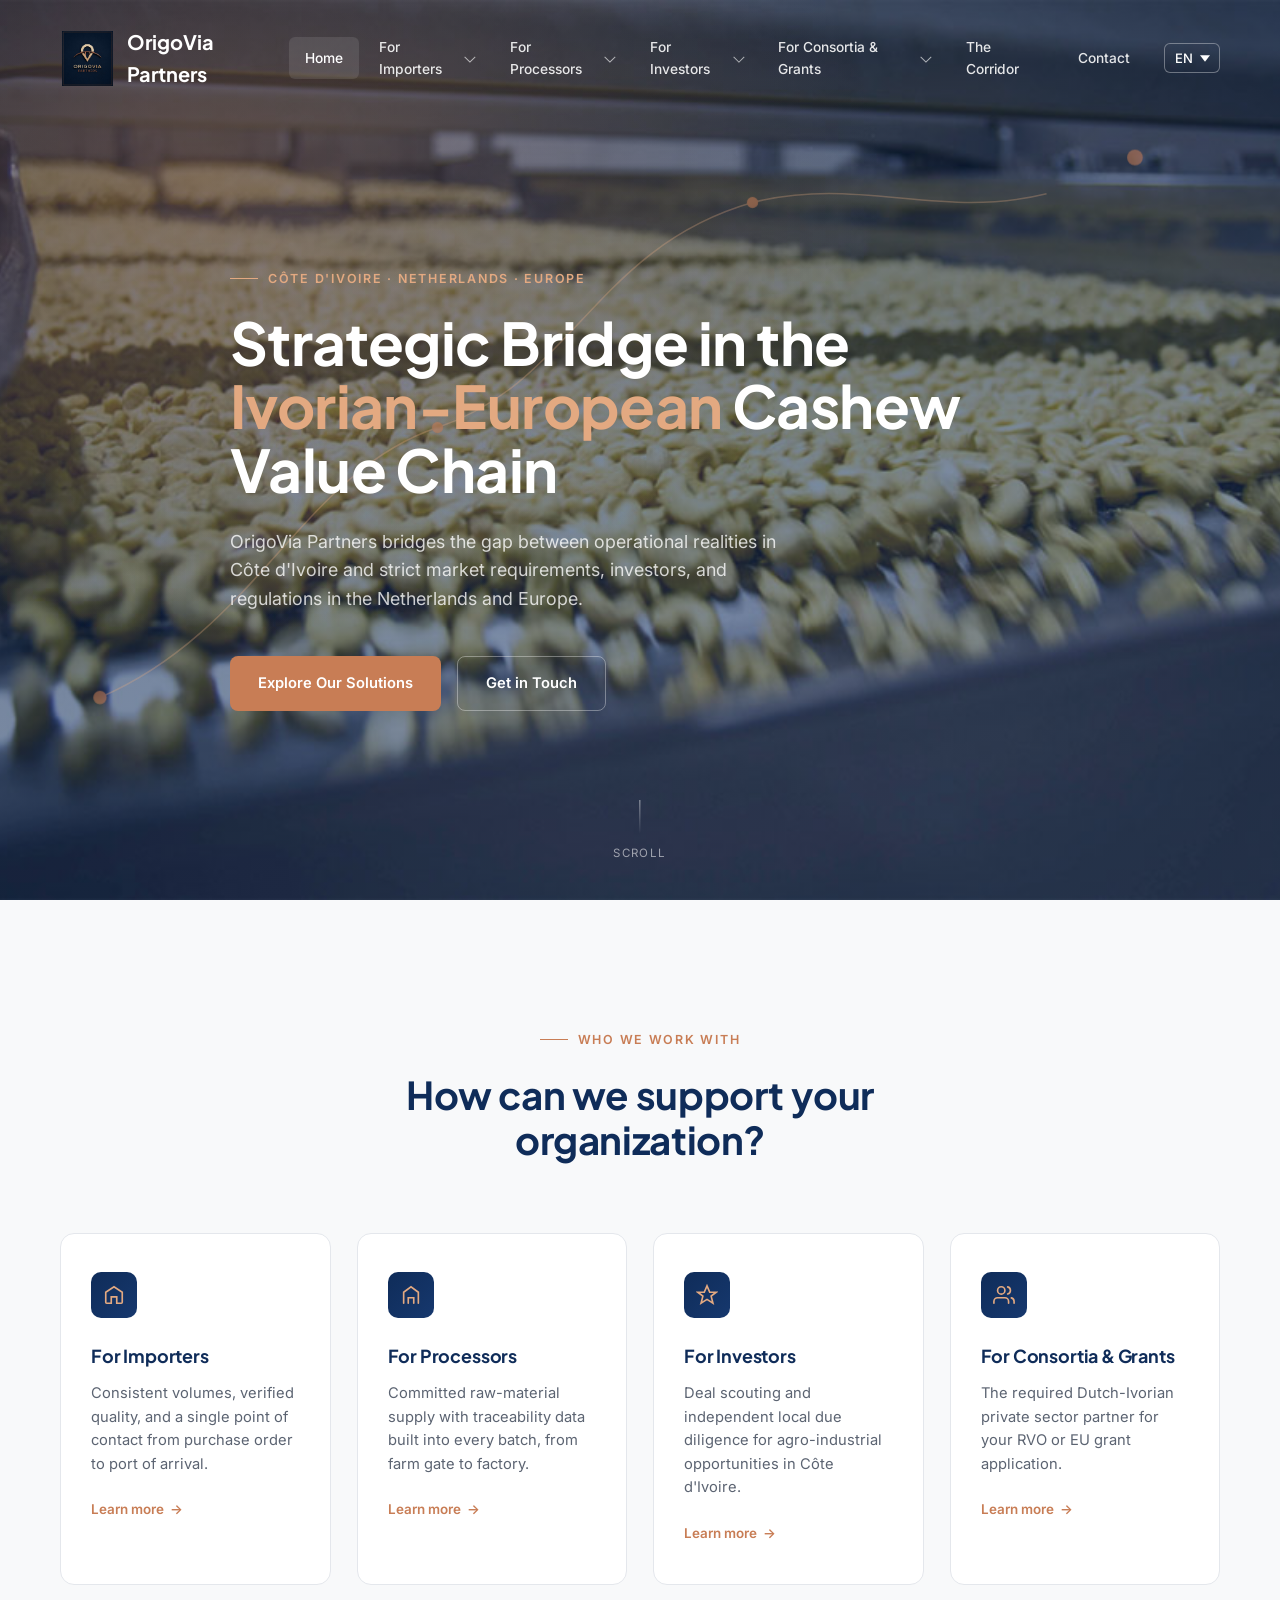
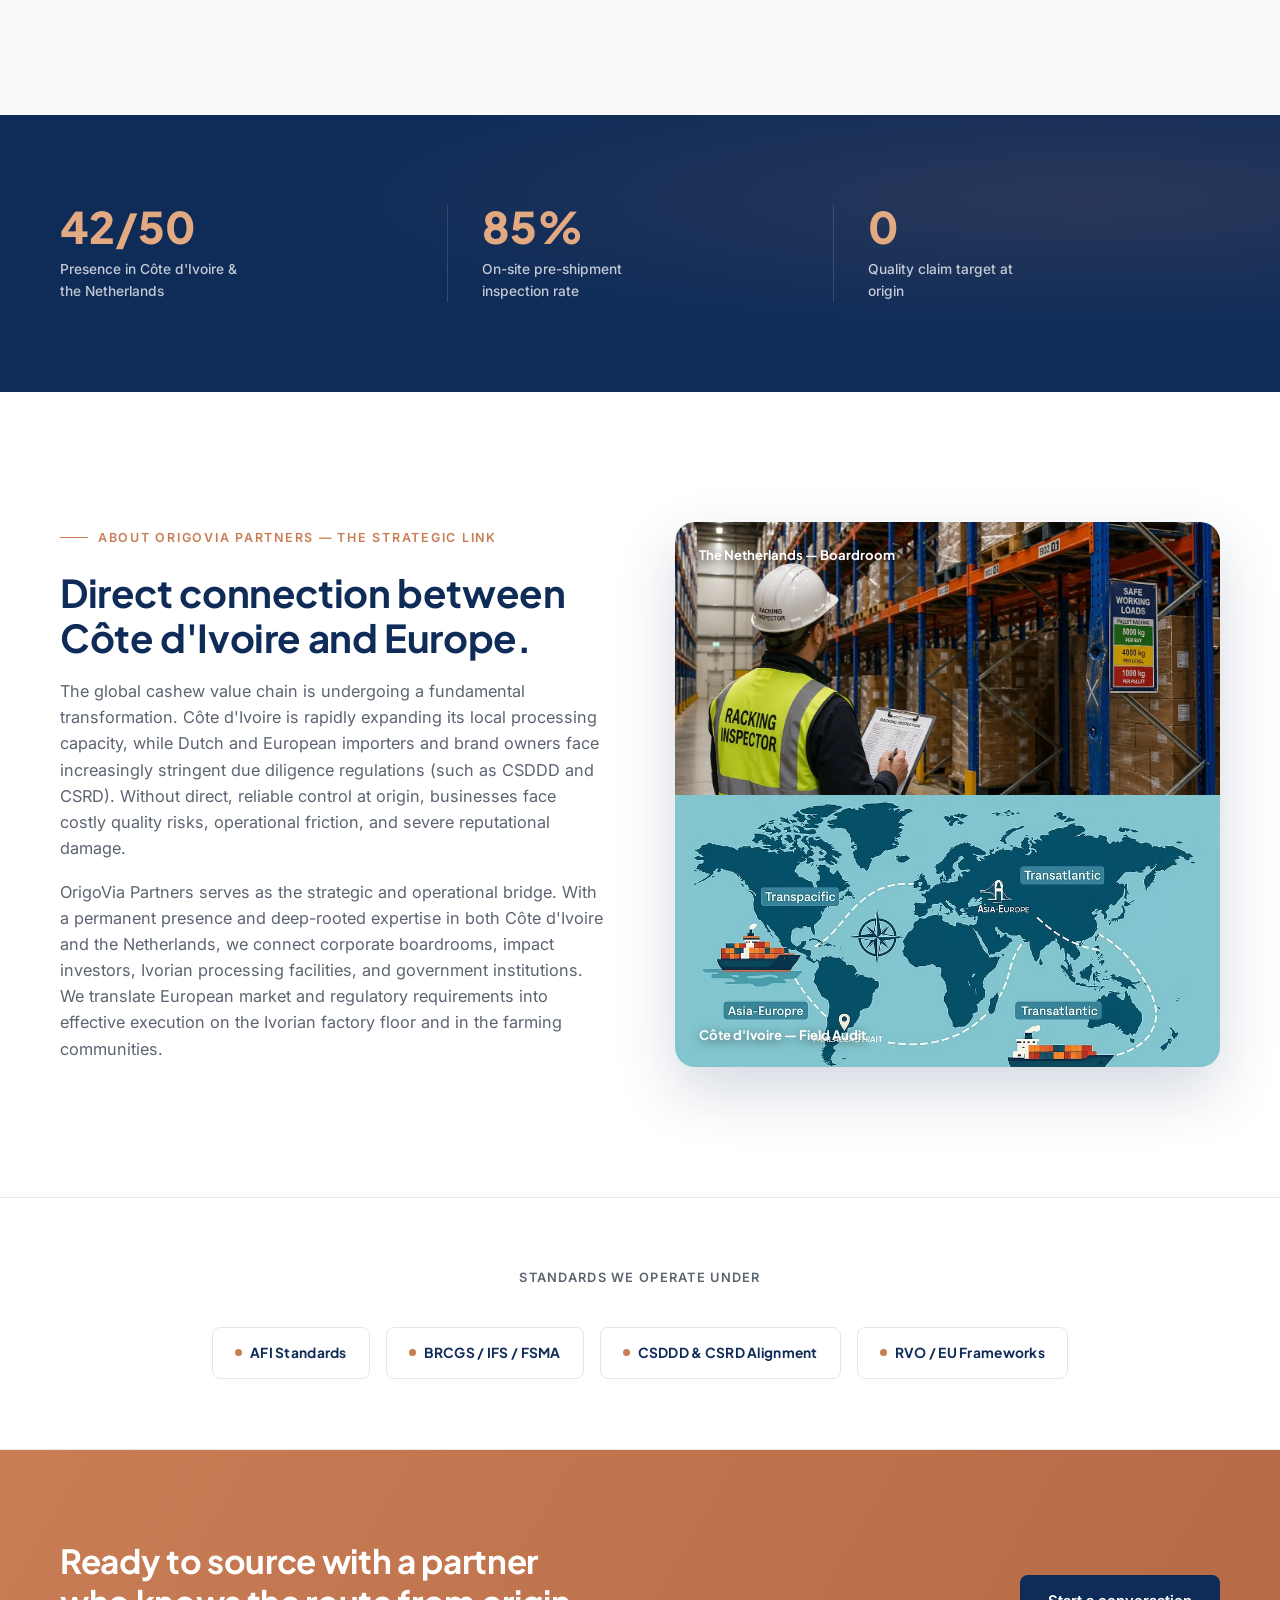
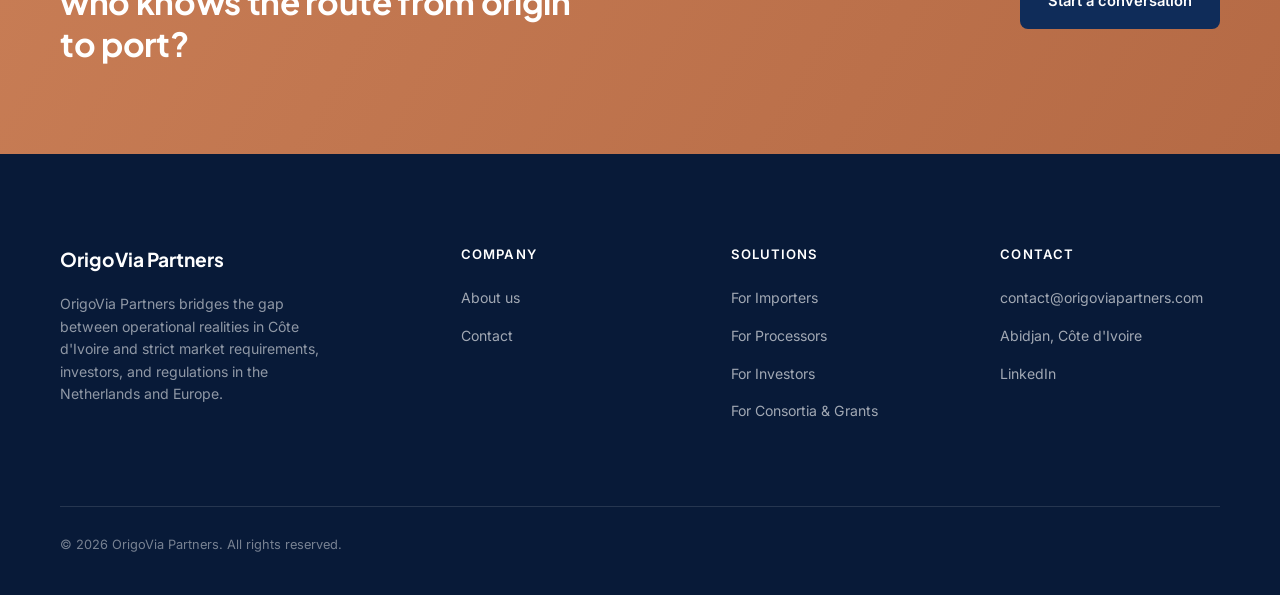
<file: index.html>
<!DOCTYPE html>
<html lang="en">
<!-- PAGE : Accueil (index.html).
     Seule page dont l'en-tête n'a pas class="solid" : il est transparent sur le hero puis devient bleu au défilement (main.js, section 1).
     Contenu : hero, 4 cartes de profils, chiffres clés animés, À propos, standards, appel à l'action.
     Le menu (en-tête), le menu mobile et le pied de page sont COPIÉS à l'identique dans les 9 pages (pas de système d'include). Toute modification de ces blocs doit être répétée dans chaque fichier .html.
     Commentaires rédigés en français ; ils n'ont aucun effet sur l'affichage. -->
<head>
<meta charset="UTF-8">
<!-- Adaptation mobile : sans cette balise, le site s'affiche en version bureau réduite sur téléphone. -->
<meta name="viewport" content="width=device-width, initial-scale=1.0">
<!-- RÉFÉRENCEMENT (SEO) : titre de l'onglet et de Google, meta description, adresse canonique, aperçu de partage (Open Graph pour Facebook/LinkedIn/WhatsApp, Twitter). Textes propres à chaque page : les modifier page par page. L'adresse canonical doit rester celle du domaine principal du site. -->
<title>OrigoVia Partners | Cashew Nuts Sourcing &amp; Trade — Ivory Coast to Europe</title>
<meta name="description" content="OrigoVia Partners connects European importers, processors and investors with a reliable, ESG-compliant cashew nut (noix de cajou) supply chain from Cote d'Ivoire to the Netherlands and the EU.">
<link rel="canonical" href="https://origoviapartners.com/">
<meta property="og:type" content="website">
<meta property="og:title" content="OrigoVia Partners | Cashew Nuts Sourcing &amp; Trade — Ivory Coast to Europe">
<meta property="og:description" content="OrigoVia Partners connects European importers, processors and investors with a reliable, ESG-compliant cashew nut (noix de cajou) supply chain from Cote d'Ivoire to the Netherlands and the EU.">
<meta property="og:url" content="https://origoviapartners.com/">
<meta property="og:image" content="https://origoviapartners.com/assets/img/hero.jpg">
<meta property="og:site_name" content="OrigoVia Partners">
<meta name="twitter:card" content="summary_large_image">
<meta name="twitter:title" content="OrigoVia Partners | Cashew Nuts Sourcing &amp; Trade — Ivory Coast to Europe">
<meta name="twitter:description" content="OrigoVia Partners connects European importers, processors and investors with a reliable, ESG-compliant cashew nut (noix de cajou) supply chain from Cote d'Ivoire to the Netherlands and the EU.">
<!-- Polices Google Fonts (Plus Jakarta Sans pour les titres, Inter pour le texte). Si on change de police, modifier aussi les variables de police dans :root de assets/styles.css. -->
<link rel="preconnect" href="https://fonts.googleapis.com">
<link rel="preconnect" href="https://fonts.gstatic.com" crossorigin>
<link href="https://fonts.googleapis.com/css2?family=Plus+Jakarta+Sans:wght@500;600;700;800&family=Inter:wght@400;500;600&display=swap" rel="stylesheet">
<!-- Feuille de style unique du site : toutes les couleurs et mises en page sont dans assets/styles.css. -->
<link rel="stylesheet" href="assets/styles.css">
  <!-- Icône d'onglet (favicon). Elle pointe vers logo.jpeg ; l'idéal est un vrai fichier .png ou .ico carré. -->
  <link rel="icon" type="image/png" href="assets/img/logo.jpeg">
</head>
<body>

<!-- EN-TÊTE FIXE. Le menu (en-tête), le menu mobile et le pied de page sont COPIÉS à l'identique dans les 9 pages (pas de système d'include). Toute modification de ces blocs doit être répétée dans chaque fichier .html.
     L'id siteHeader est utilisé par main.js (classe scrolled au défilement). -->
<header id="siteHeader">
  <div class="wrap navbar">
    <a href="index.html" class="logo">
      <span class="logo-mark"><img src="assets/img/logo.jpeg" alt="OrigoVia Partners"></span>
      OrigoVia Partners
    </a>
    <!-- Menu de bureau (caché sous 900 px). Pour ajouter une page : ajouter un <li> ici ET un bloc dans le menu mobile plus bas. -->
    <nav class="primary">
      <ul>
        <li><a href="index.html" class="top-link active">Home</a></li>
        <li>
          <a href="for-importers.html" class="top-link">For Importers <span class="caret"></span></a>
          <!-- Sous-menu déroulant (affiché au survol par le CSS). Les liens du type page.html#id visent les sections qui portent cet id. -->
          <div class="dropdown">
            <a href="for-importers.html#sourcing">The value chain challenge</a>
            <a href="for-importers.html#quality">ESG &amp; due diligence</a>
            <a href="for-importers.html#contracts">Off-take contract governance</a>
            <a href="for-importers.html#tracking">Traceability synergy</a>
          </div>
        </li>
        <li>
          <a href="for-processors.html" class="top-link">For Processors <span class="caret"></span></a>
          <div class="dropdown">
            <a href="for-processors.html#supply">Market coupling</a>
            <a href="for-processors.html#volumes">European quality alignment</a>
            <a href="for-processors.html#traceability">Traceability &amp; chain alignment</a>
          </div>
        </li>
        <li>
          <a href="for-investors.html" class="top-link">For Investors <span class="caret"></span></a>
          <div class="dropdown">
            <a href="for-investors.html#scouting">Deal scouting</a>
            <a href="for-investors.html#due-diligence">Local due diligence &amp; ESG</a>
            <a href="for-investors.html#ta">TA management</a>
          </div>
        </li>
        <li>
          <a href="for-institutions.html" class="top-link">For Consortia &amp; Grants <span class="caret"></span></a>
          <div class="dropdown">
            <a href="for-institutions.html#consortium">Consortium formation</a>
            <a href="for-institutions.html#implementation">Local implementation</a>
            <a href="for-institutions.html#geodata">Practical traceability</a>
          </div>
        </li>
        <li><a href="corridor.html" class="top-link">The Corridor</a></li>
        <li><a href="contact.html" class="top-link">Contact</a></li>
      </ul>
    </nav>
    <!-- Conteneur du widget Google Translate. Il est caché mais NE DOIT PAS être supprimé : sinon la traduction ne marche plus (voir main.js, section 5). -->
    <div id="google_translate_element" class="gt-hidden"></div>
    <!-- Sélecteur de langue. Pour ajouter une langue : une option ici, une option dans le sélecteur du menu mobile, et le code dans includedLanguages en bas de page. -->
    <select class="lang-switch" aria-label="Language">
      <option value="en">EN</option>
      <option value="fr">FR</option>
      <option value="nl">NL</option>
    </select>
    <!-- Bouton hamburger (mobile). Piloté par main.js, section 4. -->
    <button class="hamburger" id="hamburger" aria-label="Menu">
      <span></span><span></span><span></span>
    </button>
  </div>
</header>

<!-- MENU MOBILE : voile sombre puis panneau latéral. Doit contenir les mêmes pages que le menu de bureau. -->
<div class="mobile-nav-backdrop" id="mobileBackdrop"></div>
<nav class="mobile-nav" id="mobileNav">
  <select class="lang-switch" aria-label="Language">
    <option value="en">English</option>
    <option value="fr">Français</option>
    <option value="nl">Nederlands</option>
  </select>
  <a href="index.html">Home</a>
  <div class="mobile-nav-group">
    <a href="for-importers.html" class="mobile-nav-link">For Importers</a>
    <button type="button" class="mobile-nav-caret" aria-expanded="false" aria-label="Afficher le sous-menu For Importers"></button>
    <div class="sub-links" hidden>
      <a href="for-importers.html#sourcing">The value chain challenge</a>
      <a href="for-importers.html#quality">ESG &amp; due diligence</a>
      <a href="for-importers.html#contracts">Off-take contract governance</a>
      <a href="for-importers.html#tracking">Traceability synergy</a>
    </div>
  </div>
  <div class="mobile-nav-group">
    <a href="for-processors.html" class="mobile-nav-link">For Processors</a>
    <button type="button" class="mobile-nav-caret" aria-expanded="false" aria-label="Afficher le sous-menu For Processors"></button>
    <div class="sub-links" hidden>
      <a href="for-processors.html#supply">Market coupling</a>
      <a href="for-processors.html#volumes">European quality alignment</a>
      <a href="for-processors.html#traceability">Traceability &amp; chain alignment</a>
    </div>
  </div>
  <div class="mobile-nav-group">
    <a href="for-investors.html" class="mobile-nav-link">For Investors</a>
    <button type="button" class="mobile-nav-caret" aria-expanded="false" aria-label="Afficher le sous-menu For Investors"></button>
    <div class="sub-links" hidden>
      <a href="for-investors.html#scouting">Deal scouting</a>
      <a href="for-investors.html#due-diligence">Local due diligence &amp; ESG</a>
      <a href="for-investors.html#ta">TA management</a>
    </div>
  </div>
  <div class="mobile-nav-group">
    <a href="for-institutions.html" class="mobile-nav-link">For Consortia &amp; Grants</a>
    <button type="button" class="mobile-nav-caret" aria-expanded="false" aria-label="Afficher le sous-menu For Consortia &amp; Grants"></button>
    <div class="sub-links" hidden>
      <a href="for-institutions.html#consortium">Consortium formation</a>
      <a href="for-institutions.html#implementation">Local implementation</a>
      <a href="for-institutions.html#geodata">Practical traceability</a>
    </div>
  </div>
  <a href="corridor.html">The Corridor</a>
  <a href="contact.html">Contact</a>
</nav>

<!-- HERO : grand bloc d'accueil (image de fond, titre h1, deux boutons). -->
<section class="hero">
  <!-- Image de fond de la bannière (décorative, d'où alt vide). Pour la changer, remplacer le fichier dans assets/img/ ou modifier src. -->
  <img class="section-bg" src="assets/img/hero-visual.jpg" alt="">
  <!-- Tracé décoratif animé (SVG) : purement visuel, sans lien avec les données. -->
  <div class="hero-route">
    <svg viewBox="0 0 1200 800" preserveAspectRatio="xMidYMid slice">
      <path class="route-path" d="M120,620 C260,560 300,420 420,380 C540,340 560,220 700,180 C820,150 900,220 1040,140" />
      <circle class="route-node" cx="120" cy="620" r="6" style="animation-delay:.6s"/>
      <circle class="route-node" cx="420" cy="380" r="5" style="animation-delay:1.6s"/>
      <circle class="route-node" cx="700" cy="180" r="5" style="animation-delay:2.6s"/>
      <circle class="route-node" cx="1040" cy="140" r="7" style="animation-delay:3.4s"/>
    </svg>
  </div>
  <div class="wrap hero-content">
    <div class="eyebrow">Côte d'Ivoire · Netherlands · Europe</div>
    <h1>Strategic Bridge in the <em>Ivorian-European</em> Cashew Value Chain</h1>
    <p class="lead">OrigoVia Partners bridges the gap between operational realities in Côte d'Ivoire and strict market requirements, investors, and regulations in the Netherlands and Europe.</p>
    <div class="cta-row">
      <a href="for-importers.html" class="btn btn-primary">Explore Our Solutions</a>
      <a href="contact.html" class="btn btn-ghost">Get in Touch</a>
    </div>
  </div>
  <div class="scroll-cue"><span class="line"></span>Scroll</div>
</section>

<!-- Section sur fond gris clair. Titre : « How can we support your organization? ». -->
<section class="section-light">
  <div class="wrap">
    <div class="section-head reveal center" style="margin-left:auto;margin-right:auto;text-align:center;">
      <div class="eyebrow" style="justify-content:center;">Who we work with</div>
      <h2>How can we support your organization?</h2>
    </div>
    <div class="card-grid">
      <div class="card reveal">
        <div class="card-icon"><svg viewBox="0 0 24 24" fill="none" stroke-width="1.8" stroke-linecap="round"><path d="M3 9l9-6 9 6v11a1 1 0 0 1-1 1h-5v-7H9v7H4a1 1 0 0 1-1-1z"/></svg></div>
        <h3>For Importers</h3>
        <p>Consistent volumes, verified quality, and a single point of contact from purchase order to port of arrival.</p>
        <a href="for-importers.html" class="card-link">Learn more <span class="arrow">→</span></a>
      </div>
      <div class="card reveal">
        <div class="card-icon"><svg viewBox="0 0 24 24" fill="none" stroke-width="1.8" stroke-linecap="round"><path d="M4 21V9l8-6 8 6v12M9 21v-6h6v6"/></svg></div>
        <h3>For Processors</h3>
        <p>Committed raw-material supply with traceability data built into every batch, from farm gate to factory.</p>
        <a href="for-processors.html" class="card-link">Learn more <span class="arrow">→</span></a>
      </div>
      <div class="card reveal">
        <div class="card-icon"><svg viewBox="0 0 24 24" fill="none" stroke-width="1.8" stroke-linecap="round"><path d="M12 2l3 7h7l-5.5 4.2L18.5 21 12 16.8 5.5 21l2-7.8L2 9h7z"/></svg></div>
        <h3>For Investors</h3>
        <p>Deal scouting and independent local due diligence for agro-industrial opportunities in Côte d'Ivoire.</p>
        <a href="for-investors.html" class="card-link">Learn more <span class="arrow">→</span></a>
      </div>
      <div class="card reveal">
        <div class="card-icon"><svg viewBox="0 0 24 24" fill="none" stroke-width="1.8" stroke-linecap="round"><path d="M17 21v-2a4 4 0 0 0-4-4H5a4 4 0 0 0-4 4v2M9 11a4 4 0 1 0 0-8 4 4 0 0 0 0 8zM23 21v-2a4 4 0 0 0-3-3.87M16 3.13a4 4 0 0 1 0 7.75"/></svg></div>
        <h3>For Consortia &amp; Grants</h3>
        <p>The required Dutch-Ivorian private sector partner for your RVO or EU grant application.</p>
        <a href="for-institutions.html" class="card-link">Learn more <span class="arrow">→</span></a>
      </div>
    </div>
  </div>
</section>

<!-- CHIFFRES CLÉS animés : data-target = nombre final, data-suffix = texte après le nombre (voir main.js, section 3). Le texte initial « 0 » est remplacé par l'animation. -->
<section class="kpi-band">
  <div class="wrap kpi-grid" style="grid-template-columns:repeat(3,1fr);">
    <div class="kpi reveal"><div class="num" data-target="50" data-suffix="/50">0</div><div class="label">Presence in Côte d'Ivoire &amp; the Netherlands</div></div>
    <div class="kpi reveal"><div class="num" data-target="100" data-suffix="%">0</div><div class="label">On-site pre-shipment inspection rate</div></div>
    <div class="kpi reveal"><div class="num" data-target="0" data-suffix="">0</div><div class="label">Quality claim target at origin</div></div>
  </div>
</section>

<!-- Section sur fond blanc. Titre : « Direct connection between Côte d'Ivoire and Europe. ». -->
<section>
  <div class="wrap origins-layout">
    <div class="reveal">
      <div class="section-head" style="margin-bottom:0;">
        <div class="eyebrow">About OrigoVia Partners — The Strategic Link</div>
        <h2>Direct connection between Côte d'Ivoire and Europe.</h2>
        <p style="margin-bottom:18px;">The global cashew value chain is undergoing a fundamental transformation. Côte d'Ivoire is rapidly expanding its local processing capacity, while Dutch and European importers and brand owners face increasingly stringent due diligence regulations (such as CSDDD and CSRD). Without direct, reliable control at origin, businesses face costly quality risks, operational friction, and severe reputational damage.</p>
        <p>OrigoVia Partners serves as the strategic and operational bridge. With a permanent presence and deep-rooted expertise in both Côte d'Ivoire and the Netherlands, we connect corporate boardrooms, impact investors, Ivorian processing facilities, and government institutions. We translate European market and regulatory requirements into effective execution on the Ivorian factory floor and in the farming communities.</p>
      </div>
    </div>
    <div class="split-visual reveal">
      <img src="assets/img/boardroom-netherlands.webp" alt="Boardroom meeting, the Netherlands">
      <img src="assets/img/audit-field-photo.avif" alt="Operational audit, Côte d'Ivoire">
      <span class="split-label top">The Netherlands — Boardroom</span>
      <span class="split-label bottom">Côte d'Ivoire — Field Audit</span>
    </div>
  </div>
</section>


<!-- Barre « Standards we operate under » : textes stylés (.badge), pas des logos. Pour afficher un logo officiel, remplacer le texte d'un .badge par une balise img. -->
<section class="trust-bar">
  <div class="wrap">
    <div class="trust-label reveal">Standards we operate under</div>
    <div class="badge-row reveal">
      <div class="badge"><span class="dot"></span>AFI Standards</div>
      <div class="badge"><span class="dot"></span>BRCGS / IFS / FSMA</div>
      <div class="badge"><span class="dot"></span>CSDDD &amp; CSRD Alignment</div>
      <div class="badge"><span class="dot"></span>RVO / EU Frameworks</div>
    </div>
  </div>
</section>

<!-- Bandeau d'appel à l'action (fond terracotta), mène à contact.html. Titre : « Ready to source with a partner who knows the route from origin to port? ». -->
<section class="cta-banner">
  <div class="wrap cta-inner">
    <h2 class="reveal">Ready to source with a partner who knows the route from origin to port?</h2>
    <a href="contact.html" class="btn btn-primary reveal">Start a conversation</a>
  </div>
</section>

<!-- PIED DE PAGE : colonnes de liens, e-mail contact@origoviapartners.com, lien LinkedIn. Copié dans les 9 pages. -->
<footer>
  <div class="wrap">
    <div class="footer-grid">
      <div>
        <div class="footer-logo">OrigoVia Partners</div>
        <p>OrigoVia Partners bridges the gap between operational realities in Côte d'Ivoire and strict market requirements, investors, and regulations in the Netherlands and Europe.</p>
      </div>
      <div class="footer-col">
        <h4>Company</h4>
        <ul><li><a href="index.html">About us</a></li><li><a href="contact.html">Contact</a></li></ul>
      </div>
      <div class="footer-col">
        <h4>Solutions</h4>
        <ul><li><a href="for-importers.html">For Importers</a></li><li><a href="for-processors.html">For Processors</a></li><li><a href="for-investors.html">For Investors</a></li><li><a href="for-institutions.html">For Consortia &amp; Grants</a></li></ul>
      </div>
      <div class="footer-col">
        <h4>Contact</h4>
        <ul><li><a href="mailto:contact@origoviapartners.com">contact@origoviapartners.com</a></li><li><a href="contact.html">Abidjan, Côte d'Ivoire</a></li><li><a href="https://www.linkedin.com/company/origovia-partners" target="_blank" rel="noopener">LinkedIn</a></li></ul>
      </div>
    </div>
    <!-- Ligne du bas du pied de page : droits d'auteur et liens légaux (privacy.html, cookies.html). -->
    <div class="footer-bottom">
      <span>© 2026 OrigoVia Partners. All rights reserved.</span>
    </div>
  </div>
</footer>

<!-- SCRIPTS : main.js gère les animations, le menu mobile, le sélecteur de langue et les onglets (voir l'en-tête de assets/main.js). -->
<script src="assets/main.js"></script>
<!-- Initialisation de Google Translate : includedLanguages liste les langues proposées. Les traductions sont automatiques et peuvent contenir des erreurs. -->
<script type="text/javascript">
  function googleTranslateElementInit() {
    new google.translate.TranslateElement({
      pageLanguage: 'en',
      includedLanguages: 'fr,nl,pt,es,ar,zh-CN',
      layout: google.translate.TranslateElement.InlineLayout.SIMPLE,
      autoDisplay: false
    }, 'google_translate_element');
  }
</script>
<!-- Script externe de Google (seule dépendance tierce avec Google Fonts). Il fait que Google reçoit les visites des pages : à mentionner dans la politique de confidentialité. -->
<script type="text/javascript" src="https://translate.google.com/translate_a/element.js?cb=googleTranslateElementInit"></script>
</body>
</html>
</file>
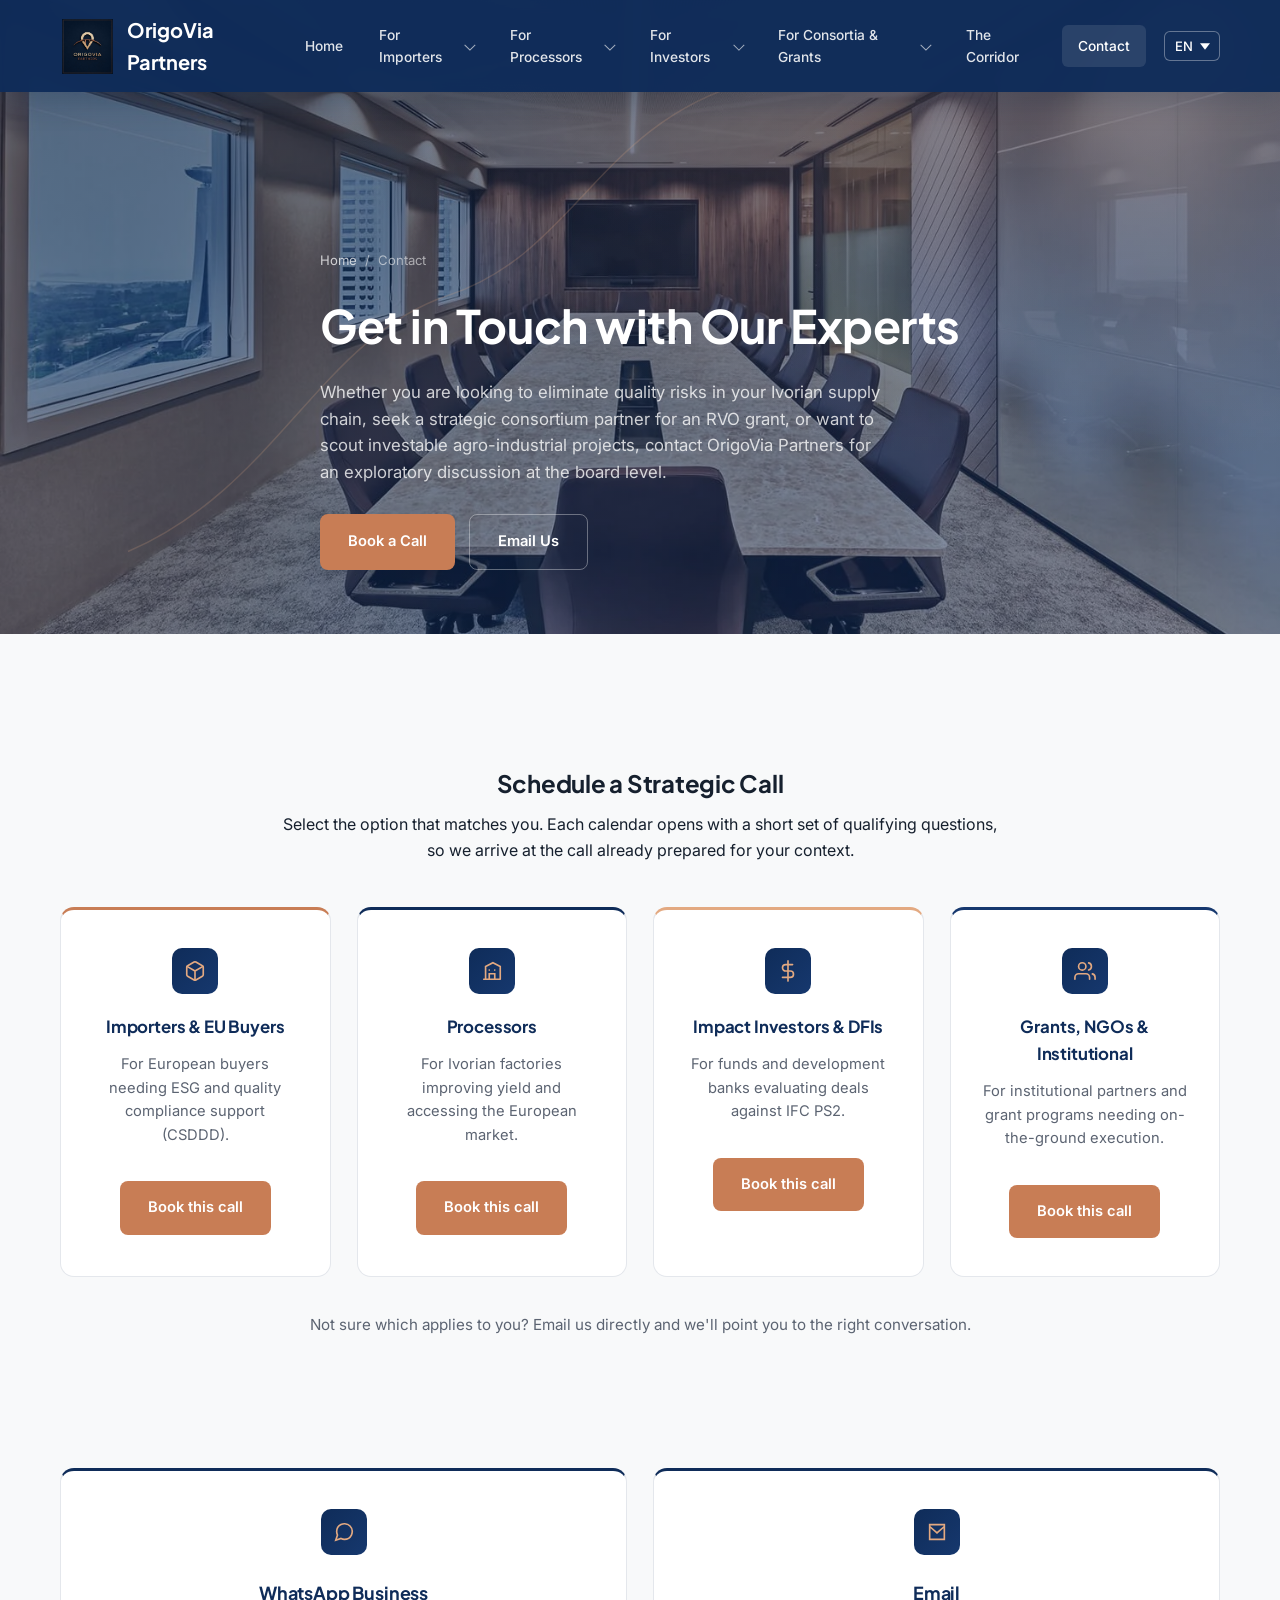
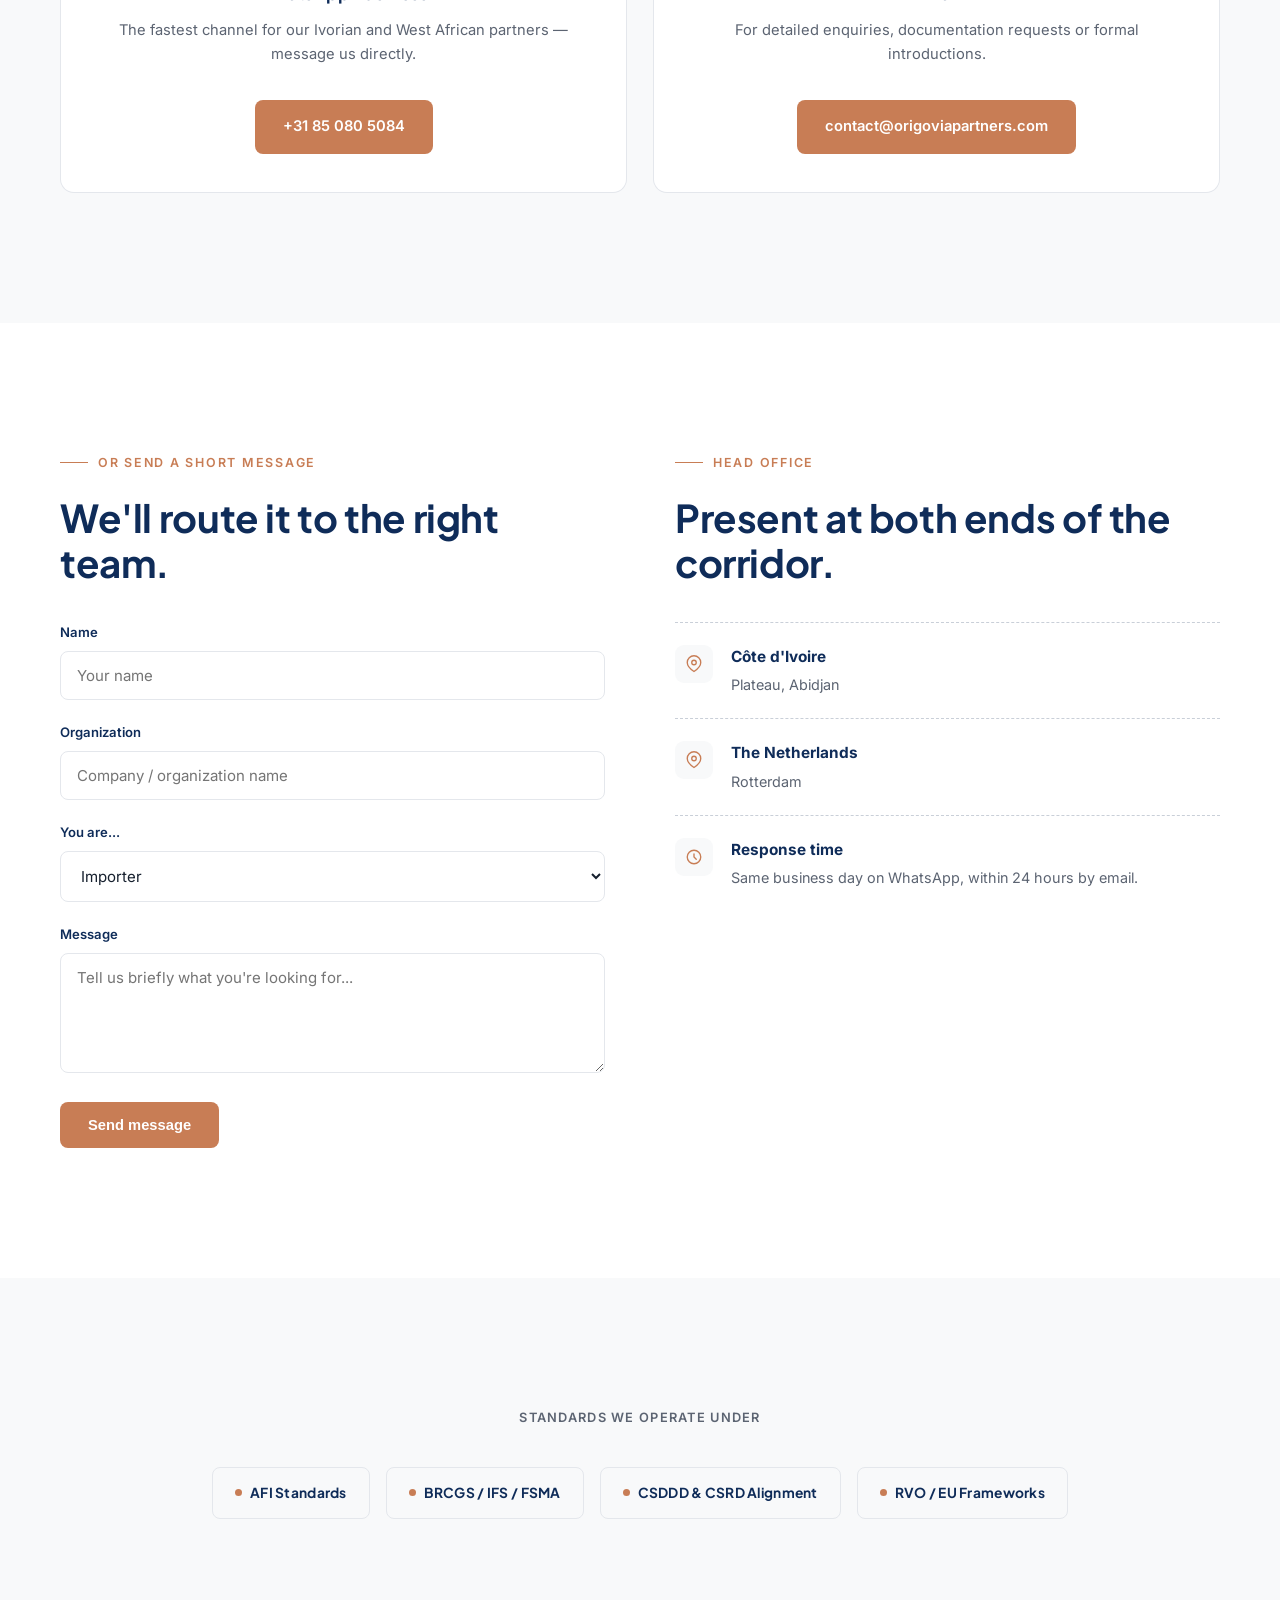
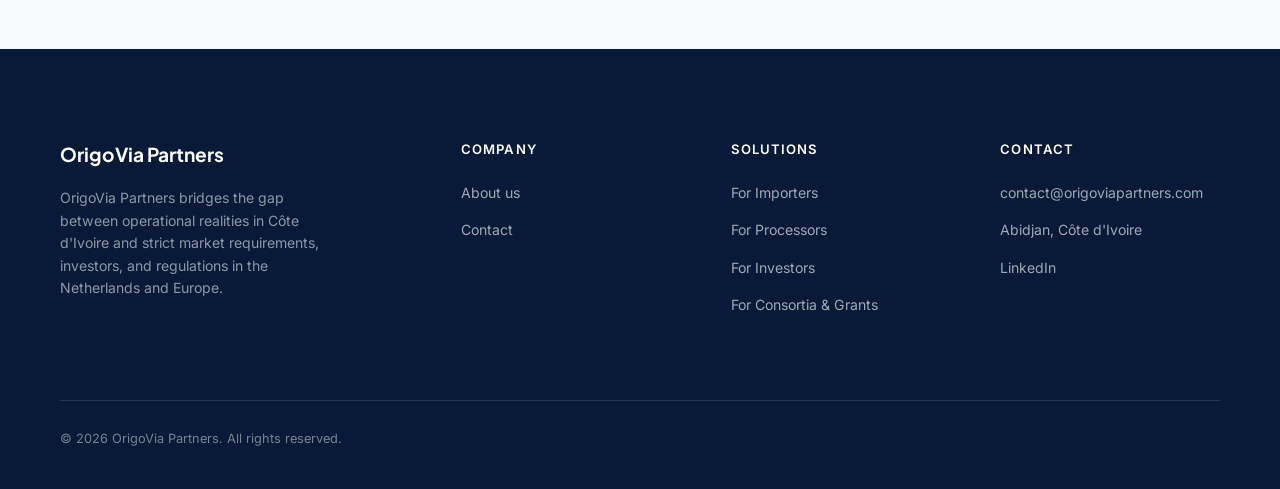
<file: contact.html>
<!DOCTYPE html>
<html lang="en">
<!-- PAGE : Contact.
     Contient : 4 boutons de réservation Google Agenda, la carte WhatsApp et la carte E-mail, le formulaire de message, l'adresse du siège.
     Le formulaire utilise Netlify Forms (messages visibles dans Netlify, onglet Forms) et redirige vers thank-you.html.
     Le menu (en-tête), le menu mobile et le pied de page sont COPIÉS à l'identique dans les 9 pages (pas de système d'include). Toute modification de ces blocs doit être répétée dans chaque fichier .html.
     Commentaires rédigés en français ; ils n'ont aucun effet sur l'affichage. -->
<head>
<meta charset="UTF-8">
<!-- Adaptation mobile : sans cette balise, le site s'affiche en version bureau réduite sur téléphone. -->
<meta name="viewport" content="width=device-width, initial-scale=1.0">
<!-- RÉFÉRENCEMENT (SEO) : titre de l'onglet et de Google, meta description, adresse canonique, aperçu de partage (Open Graph pour Facebook/LinkedIn/WhatsApp, Twitter). Textes propres à chaque page : les modifier page par page. L'adresse canonical doit rester celle du domaine principal du site. -->
<title>Contact OrigoVia Partners | Cashew Nuts Trade Experts</title>
<meta name="description" content="Get in touch with OrigoVia Partners for cashew nut sourcing, ESG due diligence, or investment opportunities between Cote d'Ivoire and Europe.">
<link rel="canonical" href="https://origoviapartners.com/contact.html">
<meta property="og:type" content="website">
<meta property="og:title" content="Contact OrigoVia Partners | Cashew Nuts Trade Experts">
<meta property="og:description" content="Get in touch with OrigoVia Partners for cashew nut sourcing, ESG due diligence, or investment opportunities between Cote d'Ivoire and Europe.">
<meta property="og:url" content="https://origoviapartners.com/contact.html">
<meta property="og:image" content="https://origoviapartners.com/assets/img/hero.jpg">
<meta property="og:site_name" content="OrigoVia Partners">
<meta name="twitter:card" content="summary_large_image">
<meta name="twitter:title" content="Contact OrigoVia Partners | Cashew Nuts Trade Experts">
<meta name="twitter:description" content="Get in touch with OrigoVia Partners for cashew nut sourcing, ESG due diligence, or investment opportunities between Cote d'Ivoire and Europe.">
<!-- Polices Google Fonts (Plus Jakarta Sans pour les titres, Inter pour le texte). Si on change de police, modifier aussi les variables de police dans :root de assets/styles.css. -->
<link rel="preconnect" href="https://fonts.googleapis.com">
<link rel="preconnect" href="https://fonts.gstatic.com" crossorigin>
<link href="https://fonts.googleapis.com/css2?family=Plus+Jakarta+Sans:wght@500;600;700;800&family=Inter:wght@400;500;600&display=swap" rel="stylesheet">
<!-- Feuille de style unique du site : toutes les couleurs et mises en page sont dans assets/styles.css. -->
<link rel="stylesheet" href="assets/styles.css">
  <!-- Icône d'onglet (favicon). Elle pointe vers logo.jpeg ; l'idéal est un vrai fichier .png ou .ico carré. -->
  <link rel="icon" type="image/png" href="assets/img/logo.jpeg">
</head>
<body>

<!-- EN-TÊTE FIXE. Le menu (en-tête), le menu mobile et le pied de page sont COPIÉS à l'identique dans les 9 pages (pas de système d'include). Toute modification de ces blocs doit être répétée dans chaque fichier .html.
     L'id siteHeader est utilisé par main.js (classe scrolled au défilement). -->
<header id="siteHeader" class="solid">
  <div class="wrap navbar">
    <a href="index.html" class="logo">
      <span class="logo-mark"><img src="assets/img/logo.jpeg" alt="OrigoVia Partners"></span>
      OrigoVia Partners
    </a>
    <!-- Menu de bureau (caché sous 900 px). Pour ajouter une page : ajouter un <li> ici ET un bloc dans le menu mobile plus bas. -->
    <nav class="primary">
      <ul>
        <li><a href="index.html" class="top-link">Home</a></li>
        <li>
          <a href="for-importers.html" class="top-link">For Importers <span class="caret"></span></a>
          <!-- Sous-menu déroulant (affiché au survol par le CSS). Les liens du type page.html#id visent les sections qui portent cet id. -->
          <div class="dropdown">
            <a href="for-importers.html#sourcing">The value chain challenge</a>
            <a href="for-importers.html#quality">ESG &amp; due diligence</a>
            <a href="for-importers.html#contracts">Off-take contract governance</a>
            <a href="for-importers.html#tracking">Traceability synergy</a>
          </div>
        </li>
        <li>
          <a href="for-processors.html" class="top-link">For Processors <span class="caret"></span></a>
          <div class="dropdown">
            <a href="for-processors.html#supply">Market coupling</a>
            <a href="for-processors.html#volumes">European quality alignment</a>
            <a href="for-processors.html#traceability">Traceability &amp; chain alignment</a>
          </div>
        </li>
        <li>
          <a href="for-investors.html" class="top-link">For Investors <span class="caret"></span></a>
          <div class="dropdown">
            <a href="for-investors.html#scouting">Deal scouting</a>
            <a href="for-investors.html#due-diligence">Local due diligence &amp; ESG</a>
            <a href="for-investors.html#ta">TA management</a>
          </div>
        </li>
        <li>
          <a href="for-institutions.html" class="top-link">For Consortia &amp; Grants <span class="caret"></span></a>
          <div class="dropdown">
            <a href="for-institutions.html#consortium">Consortium formation</a>
            <a href="for-institutions.html#implementation">Local implementation</a>
            <a href="for-institutions.html#geodata">Practical traceability</a>
          </div>
        </li>
        <li><a href="corridor.html" class="top-link">The Corridor</a></li>
        <li><a href="contact.html" class="top-link active">Contact</a></li>
      </ul>
    </nav>
    <!-- Conteneur du widget Google Translate. Il est caché mais NE DOIT PAS être supprimé : sinon la traduction ne marche plus (voir main.js, section 5). -->
    <div id="google_translate_element" class="gt-hidden"></div>
    <!-- Sélecteur de langue. Pour ajouter une langue : une option ici, une option dans le sélecteur du menu mobile, et le code dans includedLanguages en bas de page. -->
    <select class="lang-switch" aria-label="Language">
      <option value="en">EN</option>
      <option value="fr">FR</option>
      <option value="nl">NL</option>
    </select>
    <!-- Bouton hamburger (mobile). Piloté par main.js, section 4. -->
    <button class="hamburger" id="hamburger" aria-label="Menu">
      <span></span><span></span><span></span>
    </button>
  </div>
</header>

<!-- MENU MOBILE : voile sombre puis panneau latéral. Doit contenir les mêmes pages que le menu de bureau. -->
<div class="mobile-nav-backdrop" id="mobileBackdrop"></div>
<nav class="mobile-nav" id="mobileNav">
  <select class="lang-switch" aria-label="Language">
    <option value="en">English</option>
    <option value="fr">Français</option>
    <option value="nl">Nederlands</option>
  </select>
  <a href="index.html">Home</a>
  <div class="mobile-nav-group">
    <a href="for-importers.html" class="mobile-nav-link">For Importers</a>
    <button type="button" class="mobile-nav-caret" aria-expanded="false" aria-label="Afficher le sous-menu For Importers"></button>
    <div class="sub-links" hidden>
      <a href="for-importers.html#sourcing">The value chain challenge</a>
      <a href="for-importers.html#quality">ESG &amp; due diligence</a>
      <a href="for-importers.html#contracts">Off-take contract governance</a>
      <a href="for-importers.html#tracking">Traceability synergy</a>
    </div>
  </div>
  <div class="mobile-nav-group">
    <a href="for-processors.html" class="mobile-nav-link">For Processors</a>
    <button type="button" class="mobile-nav-caret" aria-expanded="false" aria-label="Afficher le sous-menu For Processors"></button>
    <div class="sub-links" hidden>
      <a href="for-processors.html#supply">Market coupling</a>
      <a href="for-processors.html#volumes">European quality alignment</a>
      <a href="for-processors.html#traceability">Traceability &amp; chain alignment</a>
    </div>
  </div>
  <div class="mobile-nav-group">
    <a href="for-investors.html" class="mobile-nav-link">For Investors</a>
    <button type="button" class="mobile-nav-caret" aria-expanded="false" aria-label="Afficher le sous-menu For Investors"></button>
    <div class="sub-links" hidden>
      <a href="for-investors.html#scouting">Deal scouting</a>
      <a href="for-investors.html#due-diligence">Local due diligence &amp; ESG</a>
      <a href="for-investors.html#ta">TA management</a>
    </div>
  </div>
  <div class="mobile-nav-group">
    <a href="for-institutions.html" class="mobile-nav-link">For Consortia &amp; Grants</a>
    <button type="button" class="mobile-nav-caret" aria-expanded="false" aria-label="Afficher le sous-menu For Consortia &amp; Grants"></button>
    <div class="sub-links" hidden>
      <a href="for-institutions.html#consortium">Consortium formation</a>
      <a href="for-institutions.html#implementation">Local implementation</a>
      <a href="for-institutions.html#geodata">Practical traceability</a>
    </div>
  </div>
  <a href="corridor.html">The Corridor</a>
  <a href="contact.html">Contact</a>
</nav>

<!-- Section sur fond blanc. -->
<section class="page-banner">
    <img class="section-bg" src="assets/img/office-design-renovation.webp" alt="">
  <!-- Tracé décoratif animé (SVG) : purement visuel, sans lien avec les données. -->
  <div class="hero-route">
    <svg viewBox="0 0 1200 800" preserveAspectRatio="xMidYMid slice">
      <path class="route-path" d="M120,620 C260,560 300,420 420,380 C540,340 560,220 700,180 C820,150 900,220 1040,140" />
    </svg>
  </div>
  <div class="wrap">
    <div class="breadcrumb"><a href="index.html">Home</a> / <span>Contact</span></div>
    <h1>Get in Touch with Our Experts</h1>
    <p class="lead">Whether you are looking to eliminate quality risks in your Ivorian supply chain, seek a strategic consortium partner for an RVO grant, or want to scout investable agro-industrial projects, contact OrigoVia Partners for an exploratory discussion at the board level.</p>
    <div class="hero-actions" style="margin-top:28px;display:flex;gap:14px;flex-wrap:wrap;">
      <a href="#book-a-call" class="btn btn-primary">Book a Call</a>
      <a href="mailto:contact@origoviapartners.com" class="btn btn-ghost">Email Us</a>
    </div>
  </div>
</section>

<!-- RÉSERVATION D'APPEL : 4 boutons, un par profil, chacun vers un agenda Google distinct (ordre : Importers, Processors, Investors/DFIs, Grants/NGOs).
     Pour changer un agenda : remplacer l'URL calendar.app.google/... dans le href du bouton. Garder target="_blank" rel="noopener" (sécurité : la page ouverte ne peut pas contrôler celle-ci).
     Il n'y a volontairement pas de catégorie « Autre » : le lien e-mail sous les boutons sert de solution de repli. -->
<section class="section-light" id="book-a-call">
  <div class="wrap">
    <div style="text-align:center;max-width:720px;margin:0 auto 44px;">
      <h2>Schedule a Strategic Call</h2>
      <p class="lead" style="margin-top:10px;">Select the option that matches you. Each calendar opens with a short set of qualifying questions, so we arrive at the call already prepared for your context.</p>
    </div>
    <div class="card-grid">
      <div class="card reveal" style="text-align:center;border-top:3px solid var(--terracotta);">
        <div class="card-icon" style="margin:0 auto 20px;"><svg viewBox="0 0 24 24" fill="none" stroke-width="1.8" stroke-linecap="round"><path d="M21 16V8a2 2 0 0 0-1-1.73l-7-4a2 2 0 0 0-2 0l-7 4A2 2 0 0 0 3 8v8a2 2 0 0 0 1 1.73l7 4a2 2 0 0 0 2 0l7-4A2 2 0 0 0 21 16z"/><path d="M3.27 6.96 12 12.01l8.73-5.05M12 22.08V12"/></svg></div>
        <h3 style="font-size:1.05rem;">Importers &amp; EU Buyers</h3>
        <p style="font-size:.92rem;">For European buyers needing ESG and quality compliance support (CSDDD).</p>
        <a href="https://calendar.app.google/6U9vUiz1NiB9xsqk6" class="btn btn-primary" style="margin-top:14px;" target="_blank" rel="noopener">Book this call</a>
      </div>
      <div class="card reveal" style="text-align:center;border-top:3px solid var(--navy);">
        <div class="card-icon" style="margin:0 auto 20px;"><svg viewBox="0 0 24 24" fill="none" stroke-width="1.8" stroke-linecap="round"><path d="M3 21h18M5 21V7l8-4 8 4v14M9 21v-6h6v6M9 11h.01M15 11h.01M9 15h.01M15 15h.01"/></svg></div>
        <h3 style="font-size:1.05rem;">Processors</h3>
        <p style="font-size:.92rem;">For Ivorian factories improving yield and accessing the European market.</p>
        <a href="https://calendar.app.google/NPsir18UULUJXDTe7" class="btn btn-primary" style="margin-top:14px;" target="_blank" rel="noopener">Book this call</a>
      </div>
      <div class="card reveal" style="text-align:center;border-top:3px solid var(--terracotta-light);">
        <div class="card-icon" style="margin:0 auto 20px;"><svg viewBox="0 0 24 24" fill="none" stroke-width="1.8" stroke-linecap="round"><path d="M12 1v22M17 5H9.5a3.5 3.5 0 0 0 0 7h5a3.5 3.5 0 0 1 0 7H6"/></svg></div>
        <h3 style="font-size:1.05rem;">Impact Investors &amp; DFIs</h3>
        <p style="font-size:.92rem;">For funds and development banks evaluating deals against IFC PS2.</p>
        <a href="https://calendar.app.google/eEkmzYggb95Feuht6" class="btn btn-primary" style="margin-top:14px;" target="_blank" rel="noopener">Book this call</a>
      </div>
      <div class="card reveal" style="text-align:center;border-top:3px solid var(--navy-mid);">
        <div class="card-icon" style="margin:0 auto 20px;"><svg viewBox="0 0 24 24" fill="none" stroke-width="1.8" stroke-linecap="round"><path d="M17 21v-2a4 4 0 0 0-4-4H5a4 4 0 0 0-4 4v2"/><circle cx="9" cy="7" r="4"/><path d="M23 21v-2a4 4 0 0 0-3-3.87M16 3.13a4 4 0 0 1 0 7.75"/></svg></div>
        <h3 style="font-size:1.05rem;">Grants, NGOs &amp; Institutional</h3>
        <p style="font-size:.92rem;">For institutional partners and grant programs needing on-the-ground execution.</p>
        <a href="https://calendar.app.google/dyjhPqUeMMbzfX3ZA" class="btn btn-primary" style="margin-top:14px;" target="_blank" rel="noopener">Book this call</a>
      </div>
    </div>
    <p style="text-align:center;margin-top:36px;color:var(--ink-soft);font-size:.95rem;">Not sure which applies to you? <a href="mailto:contact@origoviapartners.com">Email us directly</a> and we'll point you to the right conversation.</p>
  </div>
</section>

<!-- Cartes WhatsApp et E-mail. Le lien WhatsApp a le format https://wa.me/NUMÉRO : indicatif pays suivi du numéro, sans + ni espaces (31850805084 = +31 85 080 5084).
     Pour changer l'e-mail : modifier le href mailto: ET le texte du bouton (et le pied de page des 9 pages). -->
<section class="section-light" style="padding-top:0;">
  <div class="wrap">
    <div class="card-grid cols-2">
      <div class="card reveal" style="text-align:center;border-top:3px solid var(--navy);">
        <div class="card-icon" style="margin:0 auto 24px;"><svg viewBox="0 0 24 24" fill="none" stroke-width="1.8" stroke-linecap="round"><path d="M21 11.5a8.38 8.38 0 0 1-.9 3.8 8.5 8.5 0 0 1-7.6 4.7 8.38 8.38 0 0 1-3.8-.9L3 21l1.9-5.7a8.38 8.38 0 0 1-.9-3.8 8.5 8.5 0 0 1 4.7-7.6 8.38 8.38 0 0 1 3.8-.9h.5a8.48 8.48 0 0 1 8 8v.5z"/></svg></div>
        <h3>WhatsApp Business</h3>
        <p>The fastest channel for our Ivorian and West African partners — message us directly.</p>
        <a href="https://wa.me/31850805084" class="btn btn-primary" style="margin-top:14px;">+31 85 080 5084</a>
      </div>
      <div class="card reveal" style="text-align:center;border-top:3px solid var(--navy);">
        <div class="card-icon" style="margin:0 auto 24px;"><svg viewBox="0 0 24 24" fill="none" stroke-width="1.8" stroke-linecap="round"><path d="M4 4h16v16H4zM4 6l8 7 8-7"/></svg></div>
        <h3>Email</h3>
        <p>For detailed enquiries, documentation requests or formal introductions.</p>
        <a href="mailto:contact@origoviapartners.com" class="btn btn-primary" style="margin-top:14px;">contact@origoviapartners.com</a>
      </div>
    </div>
  </div>
</section>

<!-- MESSAGE ÉCRIT + ADRESSE DU SIÈGE (deux colonnes). -->
<section>
  <div class="wrap form-grid">
    <div class="reveal">
      <div class="section-head" style="margin-bottom:36px;">
        <div class="eyebrow">Or send a short message</div>
        <h2>We'll route it to the right team.</h2>
      </div>
      <!-- FORMULAIRE (Netlify Forms) : data-netlify="true" fait enregistrer les messages dans Netlify (Project > Forms). form-name et name sont OBLIGATOIRES sur chaque champ. Le champ caché bot-field est un piège à robots (anti-spam) : ne pas le supprimer. Après envoi, le visiteur est redirigé vers thank-you.html. Si vous ajoutez un champ, ajoutez-lui un attribut name. -->
      <form name="contact" method="POST" data-netlify="true" netlify-honeypot="bot-field" action="/thank-you.html">
        <input type="hidden" name="form-name" value="contact">
        <p style="display:none;"><label>Don't fill this out: <input name="bot-field"></label></p>
        <div class="field">
          <label for="name">Name</label>
          <input type="text" id="name" name="name" placeholder="Your name" required>
        </div>
        <div class="field">
          <label for="company">Organization</label>
          <input type="text" id="company" name="company" placeholder="Company / organization name">
        </div>
        <div class="field">
          <label for="interest">You are...</label>
          <select id="interest" name="interest">
            <option>Importer</option>
            <option>Processor</option>
            <option>Investor</option>
            <option>NGO</option>
          </select>
        </div>
        <div class="field">
          <label for="message">Message</label>
          <textarea id="message" name="message" placeholder="Tell us briefly what you're looking for..." required></textarea>
        </div>
        <button type="submit" class="btn btn-primary" style="border:none;cursor:pointer;">Send message</button>
      </form>
    </div>
    <div class="reveal">
      <div class="section-head" style="margin-bottom:36px;">
        <div class="eyebrow">Head office</div>
        <h2>Present at both ends of the corridor.</h2>
      </div>
      <div class="contact-info-item">
        <div class="ci-icon"><svg viewBox="0 0 24 24" fill="none" stroke-width="1.8" stroke-linecap="round"><path d="M21 10c0 6-9 12-9 12s-9-6-9-12a9 9 0 0 1 18 0z"/><circle cx="12" cy="10" r="3"/></svg></div>
        <div><h4>Côte d'Ivoire</h4><p>Plateau, Abidjan</p></div>
      </div>
      <div class="contact-info-item">
        <div class="ci-icon"><svg viewBox="0 0 24 24" fill="none" stroke-width="1.8" stroke-linecap="round"><path d="M21 10c0 6-9 12-9 12s-9-6-9-12a9 9 0 0 1 18 0z"/><circle cx="12" cy="10" r="3"/></svg></div>
        <div><h4>The Netherlands</h4><p>Rotterdam</p></div>
      </div>
      <div class="contact-info-item">
        <div class="ci-icon"><svg viewBox="0 0 24 24" fill="none" stroke-width="1.8" stroke-linecap="round"><path d="M12 8v4l3 3"/><circle cx="12" cy="12" r="9"/></svg></div>
        <div><h4>Response time</h4><p>Same business day on WhatsApp, within 24 hours by email.</p></div>
      </div>
    </div>
  </div>
</section>

<!-- Barre des standards (textes stylés, pas des logos). -->
<section class="section-light">
  <div class="wrap">
    <div class="trust-label reveal">Standards we operate under</div>
    <div class="badge-row reveal">
      <div class="badge"><span class="dot"></span>AFI Standards</div>
      <div class="badge"><span class="dot"></span>BRCGS / IFS / FSMA</div>
      <div class="badge"><span class="dot"></span>CSDDD &amp; CSRD Alignment</div>
      <div class="badge"><span class="dot"></span>RVO / EU Frameworks</div>
    </div>
  </div>
</section>

<!-- PIED DE PAGE : colonnes de liens, e-mail contact@origoviapartners.com, lien LinkedIn. Copié dans les 9 pages. -->
<footer>
  <div class="wrap">
    <div class="footer-grid">
      <div>
        <div class="footer-logo">OrigoVia Partners</div>
        <p>OrigoVia Partners bridges the gap between operational realities in Côte d'Ivoire and strict market requirements, investors, and regulations in the Netherlands and Europe.</p>
      </div>
      <div class="footer-col">
        <h4>Company</h4>
        <ul><li><a href="index.html">About us</a></li><li><a href="contact.html">Contact</a></li></ul>
      </div>
      <div class="footer-col">
        <h4>Solutions</h4>
        <ul><li><a href="for-importers.html">For Importers</a></li><li><a href="for-processors.html">For Processors</a></li><li><a href="for-investors.html">For Investors</a></li><li><a href="for-institutions.html">For Consortia &amp; Grants</a></li></ul>
      </div>
      <div class="footer-col">
        <h4>Contact</h4>
        <ul><li><a href="mailto:contact@origoviapartners.com">contact@origoviapartners.com</a></li><li><a href="contact.html">Abidjan, Côte d'Ivoire</a></li><li><a href="https://www.linkedin.com/company/origovia-partners" target="_blank" rel="noopener">LinkedIn</a></li></ul>
      </div>
    </div>
    <!-- Ligne du bas du pied de page : droits d'auteur et liens légaux (privacy.html, cookies.html). -->
    <div class="footer-bottom">
      <span>© 2026 OrigoVia Partners. All rights reserved.</span>
    </div>
  </div>
</footer>

<!-- SCRIPTS : main.js gère les animations, le menu mobile, le sélecteur de langue et les onglets (voir l'en-tête de assets/main.js). -->
<script src="assets/main.js"></script>
<!-- Initialisation de Google Translate : includedLanguages liste les langues proposées. Les traductions sont automatiques et peuvent contenir des erreurs. -->
<script type="text/javascript">
  function googleTranslateElementInit() {
    new google.translate.TranslateElement({
      pageLanguage: 'en',
      includedLanguages: 'fr,nl,pt,es,ar,zh-CN',
      layout: google.translate.TranslateElement.InlineLayout.SIMPLE,
      autoDisplay: false
    }, 'google_translate_element');
  }
</script>
<!-- Script externe de Google (seule dépendance tierce avec Google Fonts). Il fait que Google reçoit les visites des pages : à mentionner dans la politique de confidentialité. -->
<script type="text/javascript" src="https://translate.google.com/translate_a/element.js?cb=googleTranslateElementInit"></script>
</body>
</html>
</file>
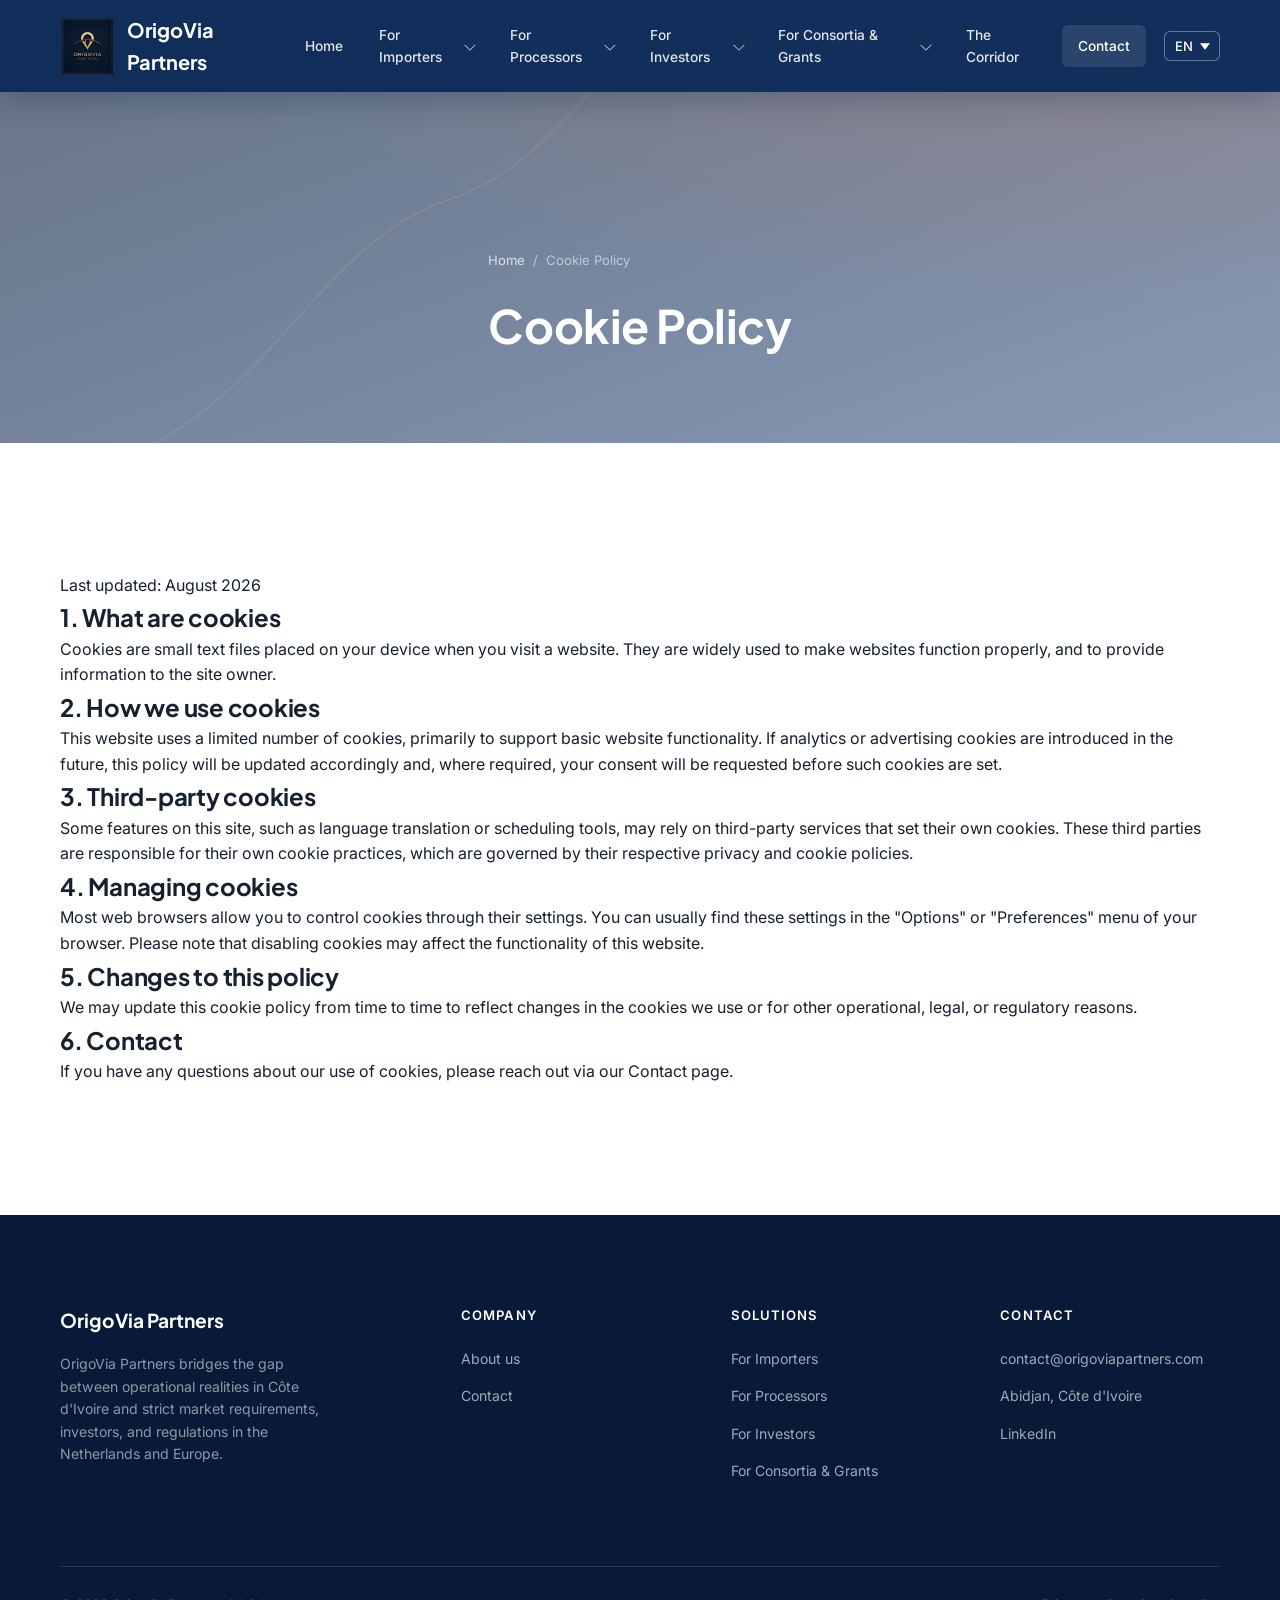
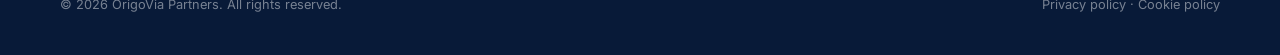
<file: cookies.html>
<!DOCTYPE html>
<html lang="en">
<!-- PAGE : Politique relative aux cookies.
     Texte juridique standard dans .legal-content. À mettre à jour si un outil de mesure d'audience ou un bandeau de cookies est ajouté.
     Le menu (en-tête), le menu mobile et le pied de page sont COPIÉS à l'identique dans les 9 pages (pas de système d'include). Toute modification de ces blocs doit être répétée dans chaque fichier .html.
     Commentaires rédigés en français ; ils n'ont aucun effet sur l'affichage. -->
<head>
<meta charset="UTF-8">
<!-- Adaptation mobile : sans cette balise, le site s'affiche en version bureau réduite sur téléphone. -->
<meta name="viewport" content="width=device-width, initial-scale=1.0">
<!-- RÉFÉRENCEMENT (SEO) : titre de l'onglet et de Google, meta description, adresse canonique, aperçu de partage (Open Graph pour Facebook/LinkedIn/WhatsApp, Twitter). Textes propres à chaque page : les modifier page par page. L'adresse canonical doit rester celle du domaine principal du site. -->
<title>Cookie Policy — OrigoVia Partners</title>
<meta name="description" content="Cookie policy for the OrigoVia Partners website.">
<link rel="canonical" href="https://origoviapartners.com/cookies.html">
<meta name="robots" content="noindex,follow">
<meta property="og:type" content="website">
<meta property="og:title" content="Cookie Policy — OrigoVia Partners">
<meta property="og:description" content="Cookie policy for the OrigoVia Partners website.">
<meta property="og:url" content="https://origoviapartners.com/cookies.html">
<meta property="og:image" content="https://origoviapartners.com/assets/img/logo.jpeg">
<meta property="og:site_name" content="OrigoVia Partners">
<meta name="twitter:card" content="summary_large_image">
<meta name="twitter:title" content="Cookie Policy — OrigoVia Partners">
<meta name="twitter:description" content="Cookie policy for the OrigoVia Partners website.">
<!-- Polices Google Fonts (Plus Jakarta Sans pour les titres, Inter pour le texte). Si on change de police, modifier aussi les variables de police dans :root de assets/styles.css. -->
<link rel="preconnect" href="https://fonts.googleapis.com">
<link rel="preconnect" href="https://fonts.gstatic.com" crossorigin>
<link href="https://fonts.googleapis.com/css2?family=Plus+Jakarta+Sans:wght@500;600;700;800&family=Inter:wght@400;500;600&display=swap" rel="stylesheet">
<!-- Feuille de style unique du site : toutes les couleurs et mises en page sont dans assets/styles.css. -->
<link rel="stylesheet" href="assets/styles.css">
  <!-- Icône d'onglet (favicon). Elle pointe vers logo.jpeg ; l'idéal est un vrai fichier .png ou .ico carré. -->
  <link rel="icon" type="image/png" href="assets/img/logo.jpeg">
</head>
<body>

<!-- EN-TÊTE FIXE. Le menu (en-tête), le menu mobile et le pied de page sont COPIÉS à l'identique dans les 9 pages (pas de système d'include). Toute modification de ces blocs doit être répétée dans chaque fichier .html.
     L'id siteHeader est utilisé par main.js (classe scrolled au défilement). -->
<header id="siteHeader" class="solid">
  <div class="wrap navbar">
    <a href="index.html" class="logo">
      <span class="logo-mark"><img src="assets/img/logo.jpeg" alt="OrigoVia Partners"></span>
      OrigoVia Partners
    </a>
    <!-- Menu de bureau (caché sous 900 px). Pour ajouter une page : ajouter un <li> ici ET un bloc dans le menu mobile plus bas. -->
    <nav class="primary">
      <ul>
        <li><a href="index.html" class="top-link">Home</a></li>
        <li>
          <a href="for-importers.html" class="top-link">For Importers <span class="caret"></span></a>
          <!-- Sous-menu déroulant (affiché au survol par le CSS). Les liens du type page.html#id visent les sections qui portent cet id. -->
          <div class="dropdown">
            <a href="for-importers.html#sourcing">The value chain challenge</a>
            <a href="for-importers.html#quality">ESG &amp; due diligence</a>
            <a href="for-importers.html#contracts">Off-take contract governance</a>
            <a href="for-importers.html#tracking">Traceability synergy</a>
          </div>
        </li>
        <li>
          <a href="for-processors.html" class="top-link">For Processors <span class="caret"></span></a>
          <div class="dropdown">
            <a href="for-processors.html#supply">Market coupling</a>
            <a href="for-processors.html#volumes">European quality alignment</a>
            <a href="for-processors.html#traceability">Traceability &amp; chain alignment</a>
          </div>
        </li>
        <li>
          <a href="for-investors.html" class="top-link">For Investors <span class="caret"></span></a>
          <div class="dropdown">
            <a href="for-investors.html#scouting">Deal scouting</a>
            <a href="for-investors.html#due-diligence">Local due diligence &amp; ESG</a>
            <a href="for-investors.html#ta">TA management</a>
          </div>
        </li>
        <li>
          <a href="for-institutions.html" class="top-link">For Consortia &amp; Grants <span class="caret"></span></a>
          <div class="dropdown">
            <a href="for-institutions.html#consortium">Consortium formation</a>
            <a href="for-institutions.html#implementation">Local implementation</a>
            <a href="for-institutions.html#geodata">Practical traceability</a>
          </div>
        </li>
        <li><a href="corridor.html" class="top-link">The Corridor</a></li>
        <li><a href="contact.html" class="top-link active">Contact</a></li>
      </ul>
    </nav>
    <!-- Conteneur du widget Google Translate. Il est caché mais NE DOIT PAS être supprimé : sinon la traduction ne marche plus (voir main.js, section 5). -->
    <div id="google_translate_element" class="gt-hidden"></div>
    <!-- Sélecteur de langue. Pour ajouter une langue : une option ici, une option dans le sélecteur du menu mobile, et le code dans includedLanguages en bas de page. -->
    <select class="lang-switch" aria-label="Language">
      <option value="en">EN</option>
      <option value="fr">FR</option>
      <option value="nl">NL</option>
    </select>
    <!-- Bouton hamburger (mobile). Piloté par main.js, section 4. -->
    <button class="hamburger" id="hamburger" aria-label="Menu">
      <span></span><span></span><span></span>
    </button>
  </div>
</header>

<!-- MENU MOBILE : voile sombre puis panneau latéral. Doit contenir les mêmes pages que le menu de bureau. -->
<div class="mobile-nav-backdrop" id="mobileBackdrop"></div>
<nav class="mobile-nav" id="mobileNav">
  <select class="lang-switch" aria-label="Language">
    <option value="en">English</option>
    <option value="fr">Français</option>
    <option value="nl">Nederlands</option>
  </select>
  <a href="index.html">Home</a>
  <div class="mobile-nav-group">
    <a href="for-importers.html" class="mobile-nav-link">For Importers</a>
    <button type="button" class="mobile-nav-caret" aria-expanded="false" aria-label="Afficher le sous-menu For Importers"></button>
    <div class="sub-links" hidden>
      <a href="for-importers.html#sourcing">The value chain challenge</a>
      <a href="for-importers.html#quality">ESG &amp; due diligence</a>
      <a href="for-importers.html#contracts">Off-take contract governance</a>
      <a href="for-importers.html#tracking">Traceability synergy</a>
    </div>
  </div>
  <div class="mobile-nav-group">
    <a href="for-processors.html" class="mobile-nav-link">For Processors</a>
    <button type="button" class="mobile-nav-caret" aria-expanded="false" aria-label="Afficher le sous-menu For Processors"></button>
    <div class="sub-links" hidden>
      <a href="for-processors.html#supply">Market coupling</a>
      <a href="for-processors.html#volumes">European quality alignment</a>
      <a href="for-processors.html#traceability">Traceability &amp; chain alignment</a>
    </div>
  </div>
  <div class="mobile-nav-group">
    <a href="for-investors.html" class="mobile-nav-link">For Investors</a>
    <button type="button" class="mobile-nav-caret" aria-expanded="false" aria-label="Afficher le sous-menu For Investors"></button>
    <div class="sub-links" hidden>
      <a href="for-investors.html#scouting">Deal scouting</a>
      <a href="for-investors.html#due-diligence">Local due diligence &amp; ESG</a>
      <a href="for-investors.html#ta">TA management</a>
    </div>
  </div>
  <div class="mobile-nav-group">
    <a href="for-institutions.html" class="mobile-nav-link">For Consortia &amp; Grants</a>
    <button type="button" class="mobile-nav-caret" aria-expanded="false" aria-label="Afficher le sous-menu For Consortia &amp; Grants"></button>
    <div class="sub-links" hidden>
      <a href="for-institutions.html#consortium">Consortium formation</a>
      <a href="for-institutions.html#implementation">Local implementation</a>
      <a href="for-institutions.html#geodata">Practical traceability</a>
    </div>
  </div>
  <a href="corridor.html">The Corridor</a>
  <a href="contact.html">Contact</a>
</nav>

<!-- Section sur fond blanc. -->
<section class="page-banner" style="min-height:32vh;">
  <!-- Tracé décoratif animé (SVG) : purement visuel, sans lien avec les données. -->
  <div class="hero-route">
    <svg viewBox="0 0 1200 800" preserveAspectRatio="xMidYMid slice">
      <path class="route-path" d="M120,620 C260,560 300,420 420,380 C540,340 560,220 700,180 C820,150 900,220 1040,140" />
    </svg>
  </div>
  <div class="wrap">
    <div class="breadcrumb"><a href="index.html">Home</a> / <span>Cookie Policy</span></div>
    <h1>Cookie Policy</h1>
  </div>
</section>

<!-- Section sur fond blanc. Titre : « 1. What are cookies ». -->
<section>
  <div class="wrap">
    <div class="legal-content">
      <p class="legal-updated">Last updated: August 2026</p>

      <h2>1. What are cookies</h2>
      <p>Cookies are small text files placed on your device when you visit a website. They are widely used to make websites function properly, and to provide information to the site owner.</p>

      <h2>2. How we use cookies</h2>
      <p>This website uses a limited number of cookies, primarily to support basic website functionality. If analytics or advertising cookies are introduced in the future, this policy will be updated accordingly and, where required, your consent will be requested before such cookies are set.</p>

      <h2>3. Third-party cookies</h2>
      <p>Some features on this site, such as language translation or scheduling tools, may rely on third-party services that set their own cookies. These third parties are responsible for their own cookie practices, which are governed by their respective privacy and cookie policies.</p>

      <h2>4. Managing cookies</h2>
      <p>Most web browsers allow you to control cookies through their settings. You can usually find these settings in the "Options" or "Preferences" menu of your browser. Please note that disabling cookies may affect the functionality of this website.</p>

      <h2>5. Changes to this policy</h2>
      <p>We may update this cookie policy from time to time to reflect changes in the cookies we use or for other operational, legal, or regulatory reasons.</p>

      <h2>6. Contact</h2>
      <p>If you have any questions about our use of cookies, please reach out via our Contact page.</p>
    </div>
  </div>
</section>

<!-- PIED DE PAGE : colonnes de liens, e-mail contact@origoviapartners.com, lien LinkedIn. Copié dans les 9 pages. -->
<footer>
  <div class="wrap">
    <div class="footer-grid">
      <div>
        <div class="footer-logo">OrigoVia Partners</div>
        <p>OrigoVia Partners bridges the gap between operational realities in Côte d'Ivoire and strict market requirements, investors, and regulations in the Netherlands and Europe.</p>
      </div>
      <div class="footer-col">
        <h4>Company</h4>
        <ul><li><a href="index.html">About us</a></li><li><a href="contact.html">Contact</a></li></ul>
      </div>
      <div class="footer-col">
        <h4>Solutions</h4>
        <ul><li><a href="for-importers.html">For Importers</a></li><li><a href="for-processors.html">For Processors</a></li><li><a href="for-investors.html">For Investors</a></li><li><a href="for-institutions.html">For Consortia &amp; Grants</a></li></ul>
      </div>
      <div class="footer-col">
        <h4>Contact</h4>
        <ul><li><a href="mailto:contact@origoviapartners.com">contact@origoviapartners.com</a></li><li><a href="contact.html">Abidjan, Côte d'Ivoire</a></li><li><a href="https://www.linkedin.com/company/origovia-partners" target="_blank" rel="noopener">LinkedIn</a></li></ul>
      </div>
    </div>
    <!-- Ligne du bas du pied de page : droits d'auteur et liens légaux (privacy.html, cookies.html). -->
    <div class="footer-bottom">
      <span>© 2026 OrigoVia Partners. All rights reserved.</span>
      <span><a href="privacy.html" style="color:rgba(255,255,255,.45);">Privacy policy</a> · <a href="cookies.html" style="color:rgba(255,255,255,.45);">Cookie policy</a></span>
    </div>
  </div>
</footer>



<!-- SCRIPTS : main.js gère les animations, le menu mobile, le sélecteur de langue et les onglets (voir l'en-tête de assets/main.js). -->
<script src="assets/main.js"></script>
<!-- Initialisation de Google Translate : includedLanguages liste les langues proposées. Les traductions sont automatiques et peuvent contenir des erreurs. -->
<script type="text/javascript">
  function googleTranslateElementInit() {
    new google.translate.TranslateElement({
      pageLanguage: 'en',
      includedLanguages: 'fr,nl,pt,es,ar,zh-CN',
      layout: google.translate.TranslateElement.InlineLayout.SIMPLE,
      autoDisplay: false
    }, 'google_translate_element');
  }
</script>
<!-- Script externe de Google (seule dépendance tierce avec Google Fonts). Il fait que Google reçoit les visites des pages : à mentionner dans la politique de confidentialité. -->
<script type="text/javascript" src="https://translate.google.com/translate_a/element.js?cb=googleTranslateElementInit"></script>
</body>
</html>
</file>
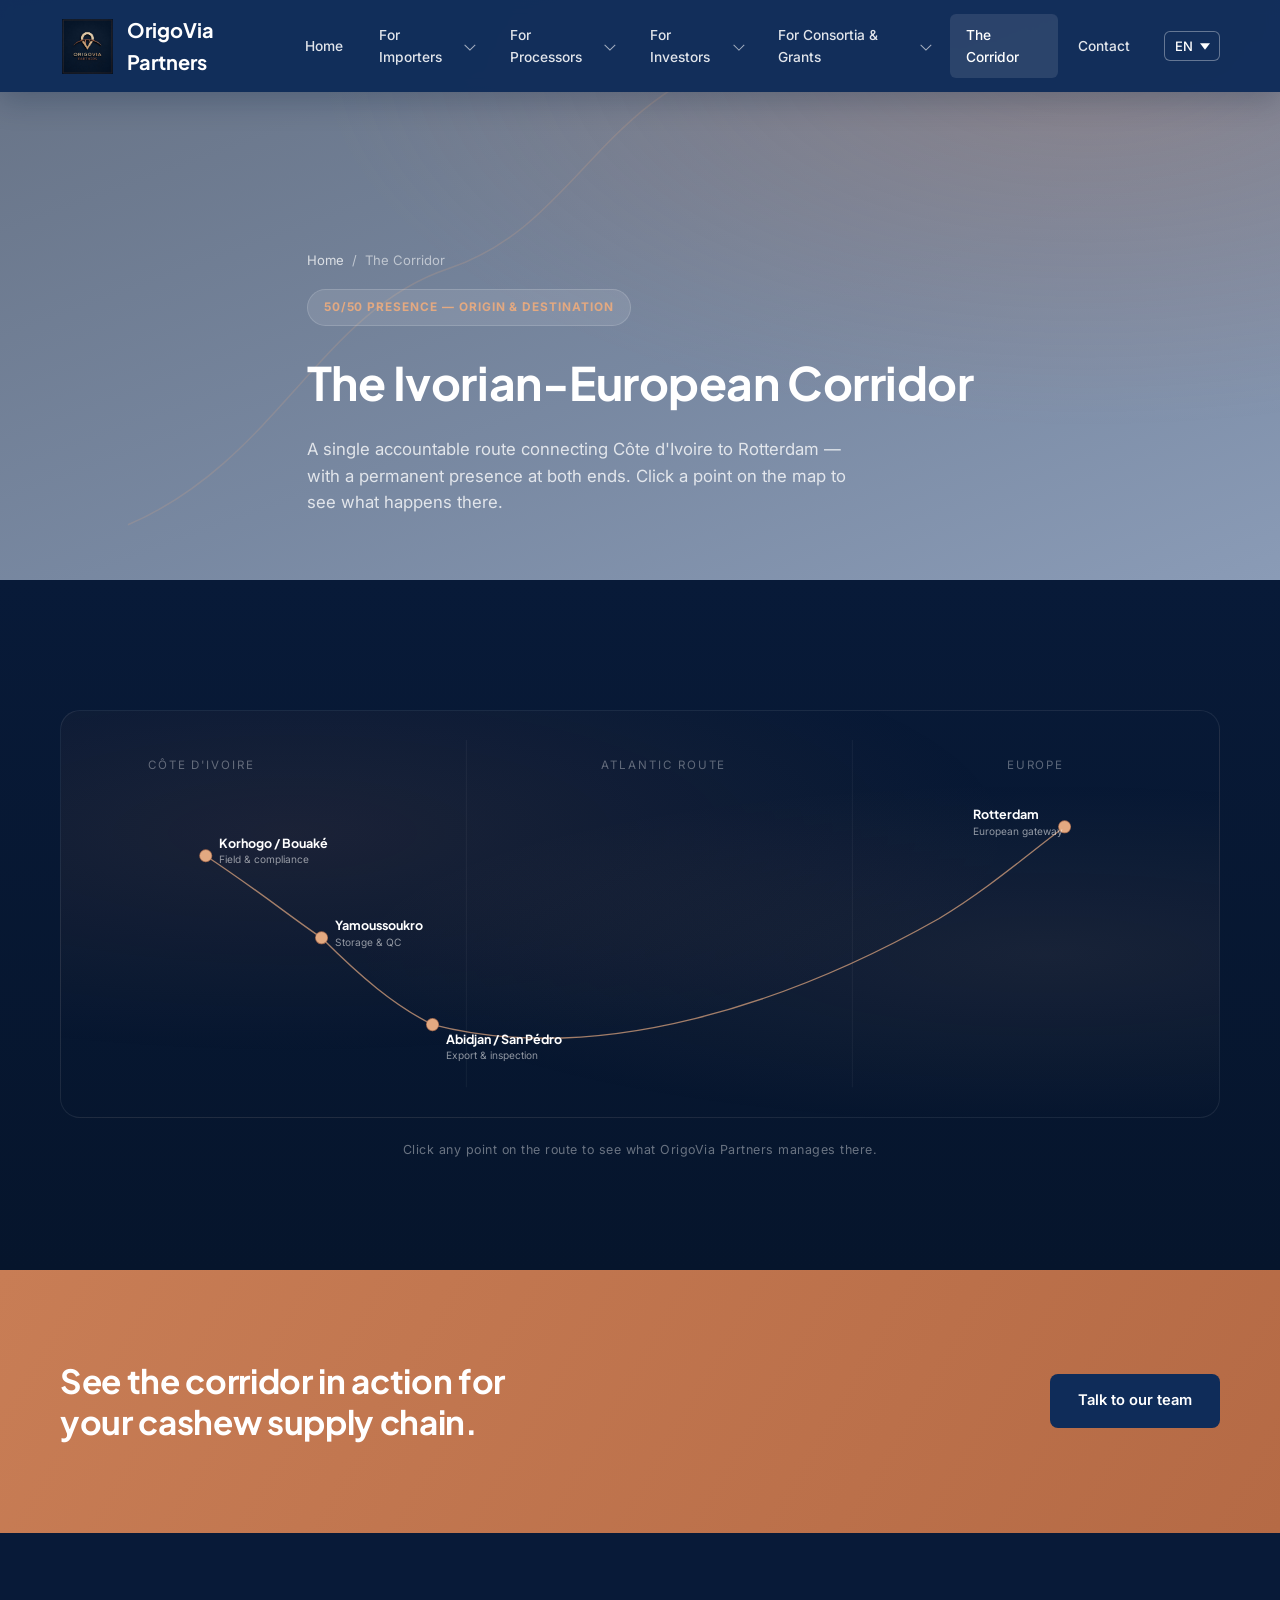
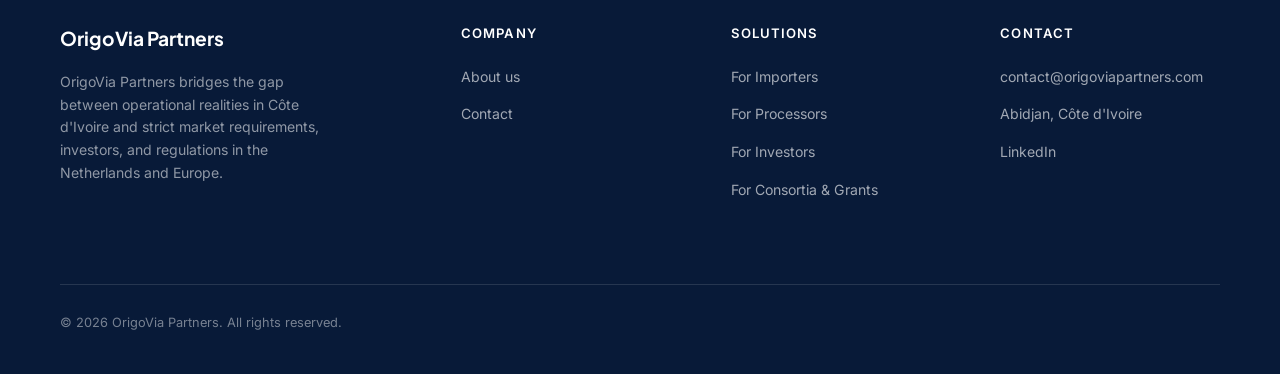
<file: corridor.html>
<!DOCTYPE html>
<html lang="en">
<!-- PAGE : The Corridor (carte interactive Côte d'Ivoire vers Europe).
     La carte est un SVG avec 4 points cliquables (.pin). Le script en fin de page ouvre la fenêtre d'information (popup).
     Le menu (en-tête), le menu mobile et le pied de page sont COPIÉS à l'identique dans les 9 pages (pas de système d'include). Toute modification de ces blocs doit être répétée dans chaque fichier .html.
     Commentaires rédigés en français ; ils n'ont aucun effet sur l'affichage. -->
<head>
<meta charset="UTF-8">
<!-- Adaptation mobile : sans cette balise, le site s'affiche en version bureau réduite sur téléphone. -->
<meta name="viewport" content="width=device-width, initial-scale=1.0">
<!-- RÉFÉRENCEMENT (SEO) : titre de l'onglet et de Google, meta description, adresse canonique, aperçu de partage (Open Graph pour Facebook/LinkedIn/WhatsApp, Twitter). Textes propres à chaque page : les modifier page par page. L'adresse canonical doit rester celle du domaine principal du site. -->
<title>The Ivorian-European Cashew Nuts Corridor — OrigoVia Partners</title>
<meta name="description" content="Discover the strategic bridge OrigoVia Partners builds between Cote d'Ivoire's cashew nut (noix de cajou) producers and European markets, standards and investors.">
<link rel="canonical" href="https://origoviapartners.com/corridor.html">
<meta property="og:type" content="website">
<meta property="og:title" content="The Ivorian-European Cashew Nuts Corridor — OrigoVia Partners">
<meta property="og:description" content="Discover the strategic bridge OrigoVia Partners builds between Cote d'Ivoire's cashew nut (noix de cajou) producers and European markets, standards and investors.">
<meta property="og:url" content="https://origoviapartners.com/corridor.html">
<meta property="og:image" content="https://origoviapartners.com/assets/img/hero.jpg">
<meta property="og:site_name" content="OrigoVia Partners">
<meta name="twitter:card" content="summary_large_image">
<meta name="twitter:title" content="The Ivorian-European Cashew Nuts Corridor — OrigoVia Partners">
<meta name="twitter:description" content="Discover the strategic bridge OrigoVia Partners builds between Cote d'Ivoire's cashew nut (noix de cajou) producers and European markets, standards and investors.">
<!-- Polices Google Fonts (Plus Jakarta Sans pour les titres, Inter pour le texte). Si on change de police, modifier aussi les variables de police dans :root de assets/styles.css. -->
<link rel="preconnect" href="https://fonts.googleapis.com">
<link rel="preconnect" href="https://fonts.gstatic.com" crossorigin>
<link href="https://fonts.googleapis.com/css2?family=Plus+Jakarta+Sans:wght@500;600;700;800&family=Inter:wght@400;500;600&display=swap" rel="stylesheet">
<!-- Feuille de style unique du site : toutes les couleurs et mises en page sont dans assets/styles.css. -->
<link rel="stylesheet" href="assets/styles.css">
  <!-- Icône d'onglet (favicon). Elle pointe vers logo.jpeg ; l'idéal est un vrai fichier .png ou .ico carré. -->
  <link rel="icon" type="image/png" href="assets/img/logo.jpeg">
</head>
<body>

<!-- EN-TÊTE FIXE. Le menu (en-tête), le menu mobile et le pied de page sont COPIÉS à l'identique dans les 9 pages (pas de système d'include). Toute modification de ces blocs doit être répétée dans chaque fichier .html.
     L'id siteHeader est utilisé par main.js (classe scrolled au défilement). -->
<header id="siteHeader" class="solid">
  <div class="wrap navbar">
    <a href="index.html" class="logo">
      <span class="logo-mark"><img src="assets/img/logo.jpeg" alt="OrigoVia Partners"></span>
      OrigoVia Partners
    </a>
    <!-- Menu de bureau (caché sous 900 px). Pour ajouter une page : ajouter un <li> ici ET un bloc dans le menu mobile plus bas. -->
    <nav class="primary">
      <ul>
        <li><a href="index.html" class="top-link">Home</a></li>
        <li>
          <a href="for-importers.html" class="top-link">For Importers <span class="caret"></span></a>
          <!-- Sous-menu déroulant (affiché au survol par le CSS). Les liens du type page.html#id visent les sections qui portent cet id. -->
          <div class="dropdown">
            <a href="for-importers.html#sourcing">The value chain challenge</a>
            <a href="for-importers.html#quality">ESG &amp; due diligence</a>
            <a href="for-importers.html#contracts">Off-take contract governance</a>
            <a href="for-importers.html#tracking">Traceability synergy</a>
          </div>
        </li>
        <li>
          <a href="for-processors.html" class="top-link">For Processors <span class="caret"></span></a>
          <div class="dropdown">
            <a href="for-processors.html#supply">Market coupling</a>
            <a href="for-processors.html#volumes">European quality alignment</a>
            <a href="for-processors.html#traceability">Traceability &amp; chain alignment</a>
          </div>
        </li>
        <li>
          <a href="for-investors.html" class="top-link">For Investors <span class="caret"></span></a>
          <div class="dropdown">
            <a href="for-investors.html#scouting">Deal scouting</a>
            <a href="for-investors.html#due-diligence">Local due diligence &amp; ESG</a>
            <a href="for-investors.html#ta">TA management</a>
          </div>
        </li>
        <li>
          <a href="for-institutions.html" class="top-link">For Consortia &amp; Grants <span class="caret"></span></a>
          <div class="dropdown">
            <a href="for-institutions.html#consortium">Consortium formation</a>
            <a href="for-institutions.html#implementation">Local implementation</a>
            <a href="for-institutions.html#geodata">Practical traceability</a>
          </div>
        </li>
        <li><a href="corridor.html" class="top-link active">The Corridor</a></li>
        <li><a href="contact.html" class="top-link">Contact</a></li>
      </ul>
    </nav>
    <!-- Conteneur du widget Google Translate. Il est caché mais NE DOIT PAS être supprimé : sinon la traduction ne marche plus (voir main.js, section 5). -->
    <div id="google_translate_element" class="gt-hidden"></div>
    <!-- Sélecteur de langue. Pour ajouter une langue : une option ici, une option dans le sélecteur du menu mobile, et le code dans includedLanguages en bas de page. -->
    <select class="lang-switch" aria-label="Language">
      <option value="en">EN</option>
      <option value="fr">FR</option>
      <option value="nl">NL</option>
    </select>
    <!-- Bouton hamburger (mobile). Piloté par main.js, section 4. -->
    <button class="hamburger" id="hamburger" aria-label="Menu">
      <span></span><span></span><span></span>
    </button>
  </div>
</header>

<!-- MENU MOBILE : voile sombre puis panneau latéral. Doit contenir les mêmes pages que le menu de bureau. -->
<div class="mobile-nav-backdrop" id="mobileBackdrop"></div>
<nav class="mobile-nav" id="mobileNav">
  <select class="lang-switch" aria-label="Language">
    <option value="en">English</option>
    <option value="fr">Français</option>
    <option value="nl">Nederlands</option>
  </select>
  <a href="index.html">Home</a>
  <div class="mobile-nav-group">
    <a href="for-importers.html" class="mobile-nav-link">For Importers</a>
    <button type="button" class="mobile-nav-caret" aria-expanded="false" aria-label="Afficher le sous-menu For Importers"></button>
    <div class="sub-links" hidden>
      <a href="for-importers.html#sourcing">The value chain challenge</a>
      <a href="for-importers.html#quality">ESG &amp; due diligence</a>
      <a href="for-importers.html#contracts">Off-take contract governance</a>
      <a href="for-importers.html#tracking">Traceability synergy</a>
    </div>
  </div>
  <div class="mobile-nav-group">
    <a href="for-processors.html" class="mobile-nav-link">For Processors</a>
    <button type="button" class="mobile-nav-caret" aria-expanded="false" aria-label="Afficher le sous-menu For Processors"></button>
    <div class="sub-links" hidden>
      <a href="for-processors.html#supply">Market coupling</a>
      <a href="for-processors.html#volumes">European quality alignment</a>
      <a href="for-processors.html#traceability">Traceability &amp; chain alignment</a>
    </div>
  </div>
  <div class="mobile-nav-group">
    <a href="for-investors.html" class="mobile-nav-link">For Investors</a>
    <button type="button" class="mobile-nav-caret" aria-expanded="false" aria-label="Afficher le sous-menu For Investors"></button>
    <div class="sub-links" hidden>
      <a href="for-investors.html#scouting">Deal scouting</a>
      <a href="for-investors.html#due-diligence">Local due diligence &amp; ESG</a>
      <a href="for-investors.html#ta">TA management</a>
    </div>
  </div>
  <div class="mobile-nav-group">
    <a href="for-institutions.html" class="mobile-nav-link">For Consortia &amp; Grants</a>
    <button type="button" class="mobile-nav-caret" aria-expanded="false" aria-label="Afficher le sous-menu For Consortia &amp; Grants"></button>
    <div class="sub-links" hidden>
      <a href="for-institutions.html#consortium">Consortium formation</a>
      <a href="for-institutions.html#implementation">Local implementation</a>
      <a href="for-institutions.html#geodata">Practical traceability</a>
    </div>
  </div>
  <a href="corridor.html">The Corridor</a>
  <a href="contact.html">Contact</a>
</nav>

<!-- Section sur fond blanc. -->
<section class="page-banner">
  <!-- Tracé décoratif animé (SVG) : purement visuel, sans lien avec les données. -->
  <div class="hero-route">
    <svg viewBox="0 0 1200 800" preserveAspectRatio="xMidYMid slice">
      <path class="route-path" d="M120,620 C260,560 300,420 420,380 C540,340 560,220 700,180 C820,150 900,220 1040,140" />
    </svg>
  </div>
  <div class="wrap">
    <div class="breadcrumb"><a href="index.html">Home</a> / <span>The Corridor</span></div>
    <div class="service-tag">50/50 Presence — Origin &amp; Destination</div>
    <h1>The Ivorian-European Corridor</h1>
    <p class="lead">A single accountable route connecting Côte d'Ivoire to Rotterdam — with a permanent presence at both ends. Click a point on the map to see what happens there.</p>
  </div>
</section>

<!-- CARTE INTERACTIVE : SVG de 1200 par 420. Le trait .corridor-route relie l'origine à l'Europe ; chaque .pin est un point cliquable. -->
<section class="corridor-section">
  <div class="wrap">
    <div class="corridor-map reveal">
      <!-- Dessin de la carte (SVG). Les coordonnées x et y des points sont exprimées dans le repère 1200 par 420. -->
      <svg viewBox="0 0 1200 420" preserveAspectRatio="xMidYMid meet">
        <text x="90" y="60" class="corridor-zone-label">Côte d'Ivoire</text>
        <text x="560" y="60" class="corridor-zone-label">Atlantic Route</text>
        <text x="980" y="60" class="corridor-zone-label">Europe</text>
        <line x1="420" y1="30" x2="420" y2="390" stroke="rgba(255,255,255,.06)" stroke-width="1"/>
        <line x1="820" y1="30" x2="820" y2="390" stroke="rgba(255,255,255,.06)" stroke-width="1"/>

        <path class="corridor-route" d="M150,150 C210,190 240,215 270,235 C310,275 345,305 385,325 C560,370 760,300 910,215 C960,185 1000,150 1040,120" />

        <!-- POINTS CLIQUABLES : chaque <g class="pin"> porte ses textes dans data-title, data-eyebrow et data-text. Le script en fin de page les copie dans la fenêtre d'information avec textContent (pas d'injection de code possible).
             Pour ajouter un point : dupliquer un bloc <g class="pin"> et changer les coordonnées (cx, cy, x, y) et les trois attributs data-*. -->
        <!-- Pin 1: Korhogo / Bouaké -->
        <g class="pin" data-title="Korhogo / Bouaké" data-eyebrow="Sourcing &amp; Field Operations" data-text="On-site factory audits, GPS farm mapping, EUDR readiness and cooperative alignment." transform="translate(150,150)">
          <circle class="pin-ring" r="6"/>
          <circle class="pin-ring d2" r="6"/>
          <circle class="pin-dot" r="6"/>
          <text class="pin-label" x="14" y="-8">Korhogo / Bouaké</text>
          <text class="pin-sub" x="14" y="8">Field &amp; compliance</text>
        </g>

        <!-- Pin 2: Yamoussoukro -->
        <g class="pin" data-title="Yamoussoukro" data-eyebrow="Storage &amp; Quality Control" data-text="Cashew storage, verification, and quality control center." transform="translate(270,235)">
          <circle class="pin-ring" r="6"/>
          <circle class="pin-ring d2" r="6"/>
          <circle class="pin-dot" r="6"/>
          <text class="pin-label" x="14" y="-8">Yamoussoukro</text>
          <text class="pin-sub" x="14" y="8">Storage &amp; QC</text>
        </g>

        <!-- Pin 3: Abidjan / San Pédro -->
        <g class="pin" data-title="Abidjan / San Pédro" data-eyebrow="Pre-Shipment &amp; Export" data-text="Pre-shipment inspections, AFI grading, moisture testing and container sealing." transform="translate(385,325)">
          <circle class="pin-ring" r="6"/>
          <circle class="pin-ring d2" r="6"/>
          <circle class="pin-dot" r="6"/>
          <text class="pin-label" x="14" y="20">Abidjan / San Pédro</text>
          <text class="pin-sub" x="14" y="36">Export &amp; inspection</text>
        </g>

        <!-- Pin 4: Rotterdam -->
        <g class="pin" data-title="Rotterdam" data-eyebrow="European Gateway" data-text="Boardroom advisory, CSDDD/CSRD compliance reporting and European buyer matchmaking." transform="translate(1040,120)">
          <circle class="pin-ring" r="6"/>
          <circle class="pin-ring d2" r="6"/>
          <circle class="pin-dot" r="6"/>
          <text class="pin-label" x="-95" y="-8">Rotterdam</text>
          <text class="pin-sub" x="-95" y="8">European gateway</text>
        </g>
      </svg>
    </div>
    <div class="corridor-hint reveal">Click any point on the route to see what OrigoVia Partners manages there.</div>
  </div>
</section>

<!-- Bandeau d'appel à l'action (fond terracotta), mène à contact.html. Titre : « See the corridor in action for your cashew supply chain. ». -->
<section class="cta-banner">
  <div class="wrap cta-inner">
    <h2 class="reveal">See the corridor in action for your cashew supply chain.</h2>
    <a href="contact.html" class="btn btn-primary reveal">Talk to our team</a>
  </div>
</section>

<!-- PIED DE PAGE : colonnes de liens, e-mail contact@origoviapartners.com, lien LinkedIn. Copié dans les 9 pages. -->
<footer>
  <div class="wrap">
    <div class="footer-grid">
      <div>
        <div class="footer-logo">OrigoVia Partners</div>
        <p>OrigoVia Partners bridges the gap between operational realities in Côte d'Ivoire and strict market requirements, investors, and regulations in the Netherlands and Europe.</p>
      </div>
      <div class="footer-col">
        <h4>Company</h4>
        <ul><li><a href="index.html">About us</a></li><li><a href="contact.html">Contact</a></li></ul>
      </div>
      <div class="footer-col">
        <h4>Solutions</h4>
        <ul><li><a href="for-importers.html">For Importers</a></li><li><a href="for-processors.html">For Processors</a></li><li><a href="for-investors.html">For Investors</a></li><li><a href="for-institutions.html">For Consortia &amp; Grants</a></li></ul>
      </div>
      <div class="footer-col">
        <h4>Contact</h4>
        <ul><li><a href="mailto:contact@origoviapartners.com">contact@origoviapartners.com</a></li><li><a href="contact.html">Abidjan, Côte d'Ivoire</a></li><li><a href="https://www.linkedin.com/company/origovia-partners" target="_blank" rel="noopener">LinkedIn</a></li></ul>
      </div>
    </div>
    <!-- Ligne du bas du pied de page : droits d'auteur et liens légaux (privacy.html, cookies.html). -->
    <div class="footer-bottom">
      <span>© 2026 OrigoVia Partners. All rights reserved.</span>
    </div>
  </div>
</footer>

<!-- FENÊTRE D'INFORMATION (popup) : vide au départ, remplie par le script ci-dessous au clic sur un point. Les id popupOverlay, popupClose, popupEyebrow, popupTitle, popupText sont utilisés par le script. -->
<div class="popup-overlay" id="popupOverlay">
  <div class="popup-card">
    <button class="popup-close" id="popupClose">&times;</button>
    <div class="popup-eyebrow" id="popupEyebrow"></div>
    <h3 id="popupTitle"></h3>
    <p id="popupText"></p>
  </div>
</div>

<!-- SCRIPTS : main.js gère les animations, le menu mobile, le sélecteur de langue et les onglets (voir l'en-tête de assets/main.js). -->
<script src="assets/main.js"></script>
<!-- Initialisation de Google Translate : includedLanguages liste les langues proposées. Les traductions sont automatiques et peuvent contenir des erreurs. -->
<script type="text/javascript">
  function googleTranslateElementInit() {
    new google.translate.TranslateElement({
      pageLanguage: 'en',
      includedLanguages: 'fr,nl,pt,es,ar,zh-CN',
      layout: google.translate.TranslateElement.InlineLayout.SIMPLE,
      autoDisplay: false
    }, 'google_translate_element');
  }
</script>
<!-- Script externe de Google (seule dépendance tierce avec Google Fonts). Il fait que Google reçoit les visites des pages : à mentionner dans la politique de confidentialité. -->
<script type="text/javascript" src="https://translate.google.com/translate_a/element.js?cb=googleTranslateElementInit"></script>
<!-- Script propre à cette page : ouvre et ferme la popup. Fermeture par la croix ou par un clic sur le fond sombre. -->
<script>
  const overlay = document.getElementById('popupOverlay');
  const popupTitle = document.getElementById('popupTitle');
  const popupEyebrow = document.getElementById('popupEyebrow');
  const popupText = document.getElementById('popupText');
  const pins = document.querySelectorAll('.pin');

  pins.forEach(pin => {
    pin.addEventListener('click', () => {
      pins.forEach(p => p.classList.remove('active'));
      pin.classList.add('active');
      popupTitle.textContent = pin.dataset.title;
      popupEyebrow.textContent = pin.dataset.eyebrow;
      popupText.textContent = pin.dataset.text;
      overlay.classList.add('open');
    });
  });
  document.getElementById('popupClose').addEventListener('click', () => overlay.classList.remove('open'));
  overlay.addEventListener('click', (e) => { if (e.target === overlay) overlay.classList.remove('open'); });
</script>
</body>
</html>
</file>
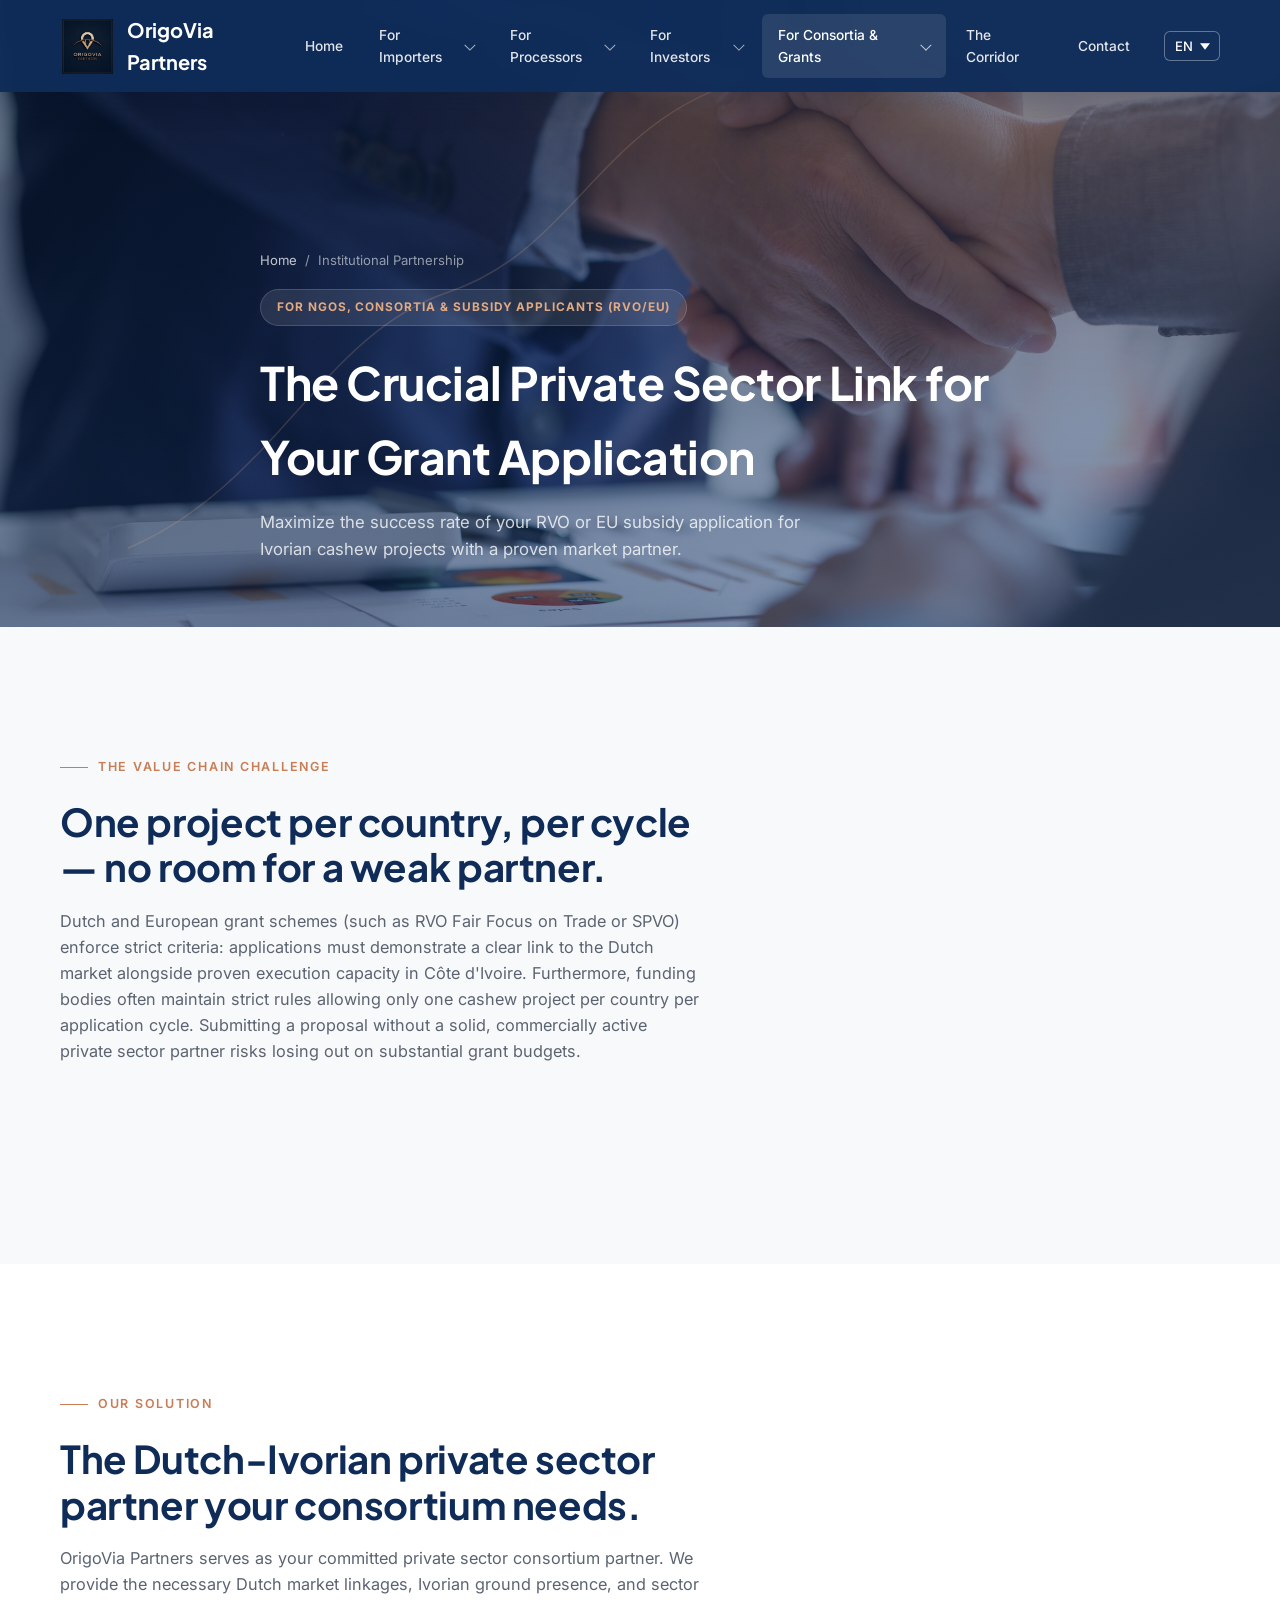
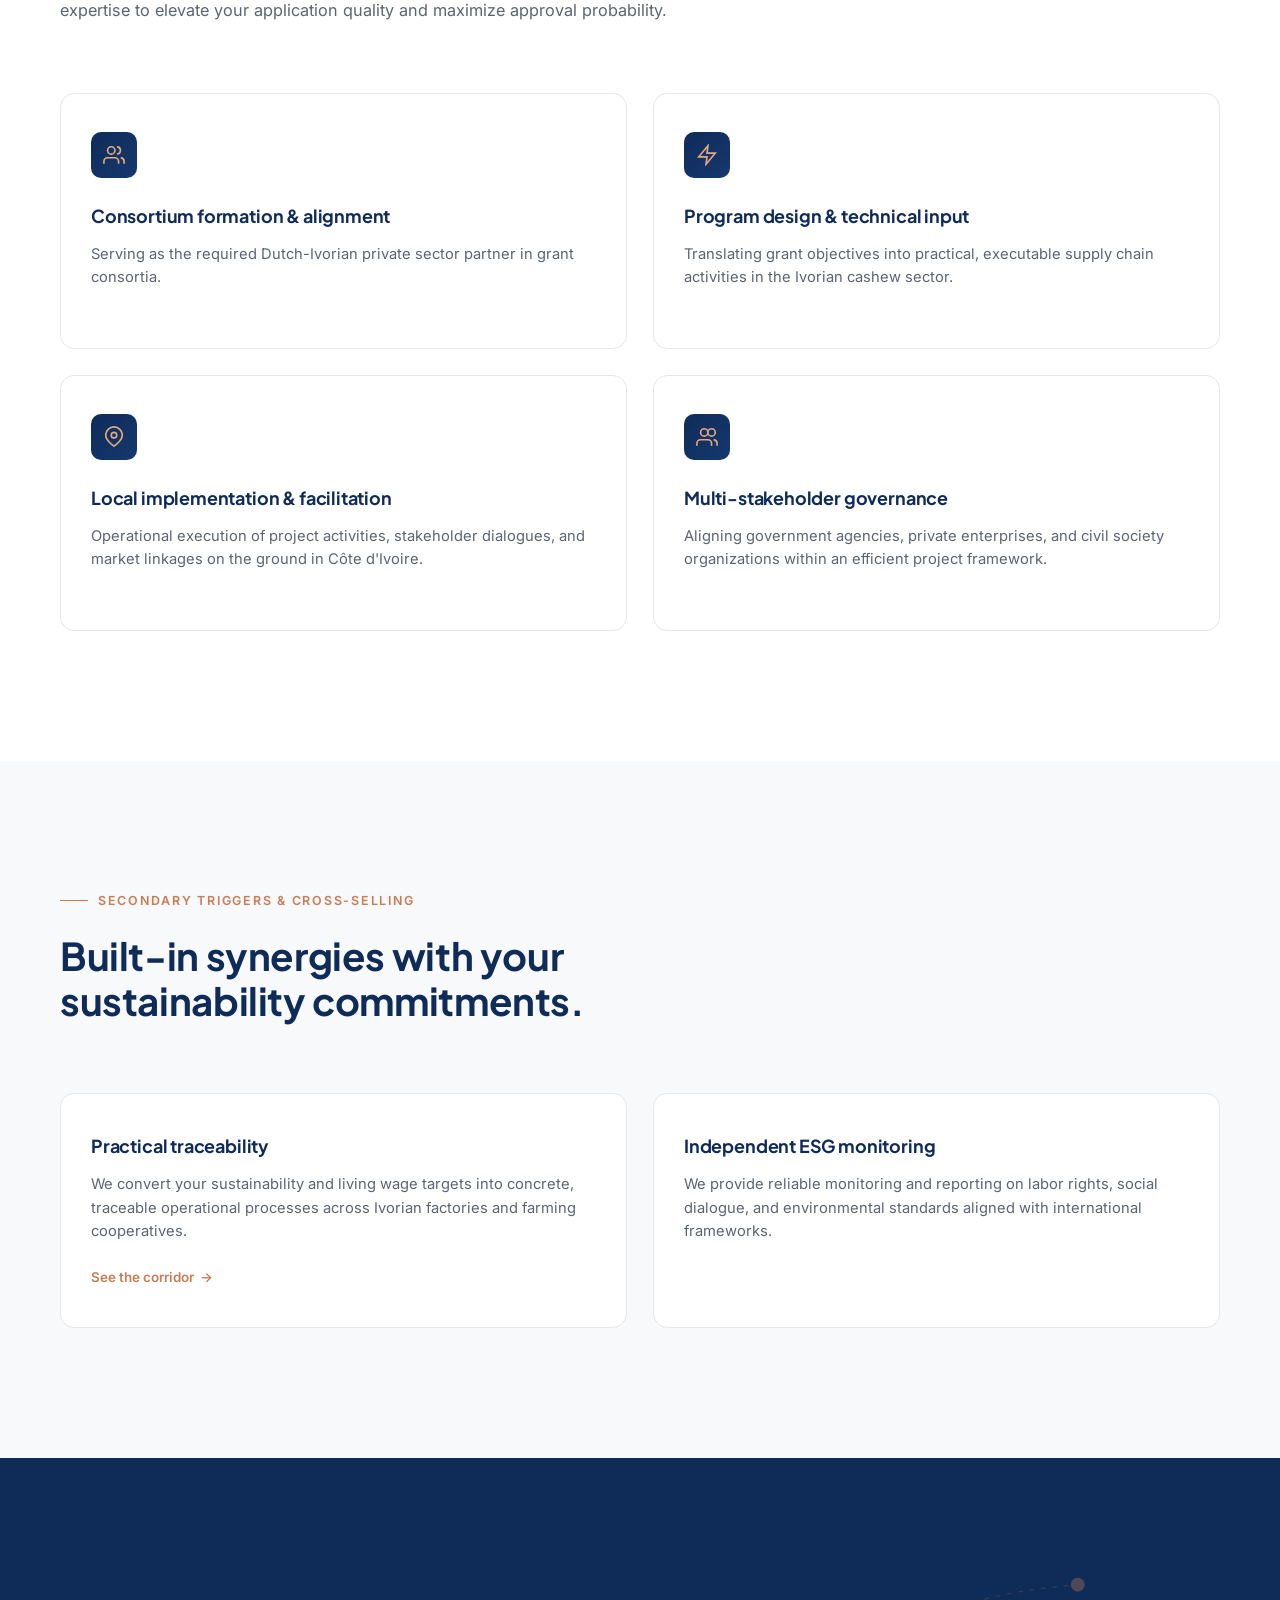
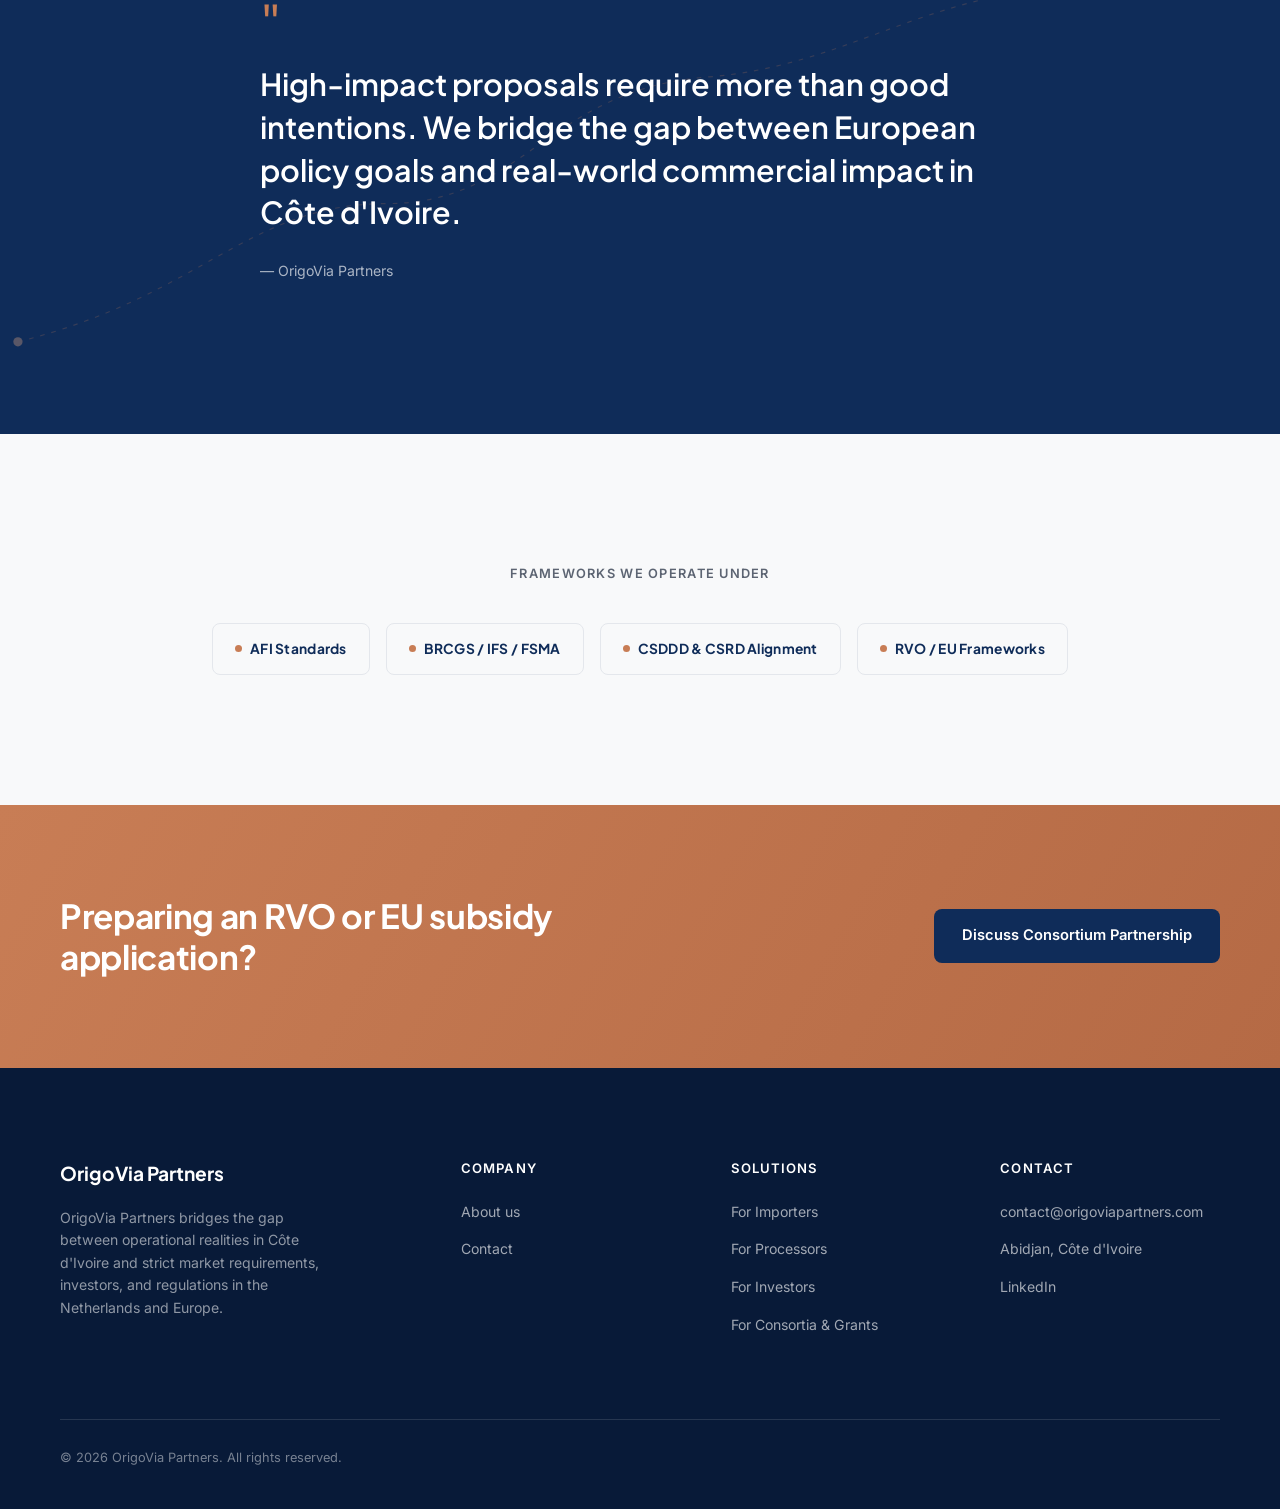
<file: for-institutions.html>
<!DOCTYPE html>
<html lang="en">
<!-- PAGE : For Consortia & Grants (consortiums, ONG, institutions).
     Ancres du menu : #consortium, #implementation, #geodata (id placés sur les titres h3).
     Le menu (en-tête), le menu mobile et le pied de page sont COPIÉS à l'identique dans les 9 pages (pas de système d'include). Toute modification de ces blocs doit être répétée dans chaque fichier .html.
     Commentaires rédigés en français ; ils n'ont aucun effet sur l'affichage. -->
<head>
<meta charset="UTF-8">
<!-- Adaptation mobile : sans cette balise, le site s'affiche en version bureau réduite sur téléphone. -->
<meta name="viewport" content="width=device-width, initial-scale=1.0">
<!-- RÉFÉRENCEMENT (SEO) : titre de l'onglet et de Google, meta description, adresse canonique, aperçu de partage (Open Graph pour Facebook/LinkedIn/WhatsApp, Twitter). Textes propres à chaque page : les modifier page par page. L'adresse canonical doit rester celle du domaine principal du site. -->
<title>Cashew Value Chain Consortia &amp; EU Grants | RVO — OrigoVia Partners</title>
<meta name="description" content="Partner with OrigoVia Partners on consortium formation, RVO and EU grant frameworks, and local implementation for cashew value chain projects in Cote d'Ivoire.">
<link rel="canonical" href="https://origoviapartners.com/for-institutions.html">
<meta property="og:type" content="website">
<meta property="og:title" content="Cashew Value Chain Consortia &amp; EU Grants | RVO — OrigoVia Partners">
<meta property="og:description" content="Partner with OrigoVia Partners on consortium formation, RVO and EU grant frameworks, and local implementation for cashew value chain projects in Cote d'Ivoire.">
<meta property="og:url" content="https://origoviapartners.com/for-institutions.html">
<meta property="og:image" content="https://origoviapartners.com/assets/img/institutions.jpg">
<meta property="og:site_name" content="OrigoVia Partners">
<meta name="twitter:card" content="summary_large_image">
<meta name="twitter:title" content="Cashew Value Chain Consortia &amp; EU Grants | RVO — OrigoVia Partners">
<meta name="twitter:description" content="Partner with OrigoVia Partners on consortium formation, RVO and EU grant frameworks, and local implementation for cashew value chain projects in Cote d'Ivoire.">
<!-- Polices Google Fonts (Plus Jakarta Sans pour les titres, Inter pour le texte). Si on change de police, modifier aussi les variables de police dans :root de assets/styles.css. -->
<link rel="preconnect" href="https://fonts.googleapis.com">
<link rel="preconnect" href="https://fonts.gstatic.com" crossorigin>
<link href="https://fonts.googleapis.com/css2?family=Plus+Jakarta+Sans:wght@500;600;700;800&family=Inter:wght@400;500;600&display=swap" rel="stylesheet">
<!-- Feuille de style unique du site : toutes les couleurs et mises en page sont dans assets/styles.css. -->
<link rel="stylesheet" href="assets/styles.css">
  <!-- Icône d'onglet (favicon). Elle pointe vers logo.jpeg ; l'idéal est un vrai fichier .png ou .ico carré. -->
  <link rel="icon" type="image/png" href="assets/img/logo.jpeg">
</head>
<body>

<!-- EN-TÊTE FIXE. Le menu (en-tête), le menu mobile et le pied de page sont COPIÉS à l'identique dans les 9 pages (pas de système d'include). Toute modification de ces blocs doit être répétée dans chaque fichier .html.
     L'id siteHeader est utilisé par main.js (classe scrolled au défilement). -->
<header id="siteHeader" class="solid">
  <div class="wrap navbar">
    <a href="index.html" class="logo">
      <span class="logo-mark"><img src="assets/img/logo.jpeg" alt="OrigoVia Partners"></span>
      OrigoVia Partners
    </a>
    <!-- Menu de bureau (caché sous 900 px). Pour ajouter une page : ajouter un <li> ici ET un bloc dans le menu mobile plus bas. -->
    <nav class="primary">
      <ul>
        <li><a href="index.html" class="top-link">Home</a></li>
        <li>
          <a href="for-importers.html" class="top-link">For Importers <span class="caret"></span></a>
          <!-- Sous-menu déroulant (affiché au survol par le CSS). Les liens du type page.html#id visent les sections qui portent cet id. -->
          <div class="dropdown">
            <a href="for-importers.html#sourcing">The value chain challenge</a>
            <a href="for-importers.html#quality">ESG &amp; due diligence</a>
            <a href="for-importers.html#contracts">Off-take contract governance</a>
            <a href="for-importers.html#tracking">Traceability synergy</a>
          </div>
        </li>
        <li>
          <a href="for-processors.html" class="top-link">For Processors <span class="caret"></span></a>
          <div class="dropdown">
            <a href="for-processors.html#supply">Market coupling</a>
            <a href="for-processors.html#volumes">European quality alignment</a>
            <a href="for-processors.html#traceability">Traceability &amp; chain alignment</a>
          </div>
        </li>
        <li>
          <a href="for-investors.html" class="top-link">For Investors <span class="caret"></span></a>
          <div class="dropdown">
            <a href="for-investors.html#scouting">Deal scouting</a>
            <a href="for-investors.html#due-diligence">Local due diligence &amp; ESG</a>
            <a href="for-investors.html#ta">TA management</a>
          </div>
        </li>
        <li>
          <a href="for-institutions.html" class="top-link active">For Consortia &amp; Grants <span class="caret"></span></a>
          <div class="dropdown">
            <a href="for-institutions.html#consortium">Consortium formation</a>
            <a href="for-institutions.html#implementation">Local implementation</a>
            <a href="for-institutions.html#geodata">Practical traceability</a>
          </div>
        </li>
        <li><a href="corridor.html" class="top-link">The Corridor</a></li>
        <li><a href="contact.html" class="top-link">Contact</a></li>
      </ul>
    </nav>
    <!-- Conteneur du widget Google Translate. Il est caché mais NE DOIT PAS être supprimé : sinon la traduction ne marche plus (voir main.js, section 5). -->
    <div id="google_translate_element" class="gt-hidden"></div>
    <!-- Sélecteur de langue. Pour ajouter une langue : une option ici, une option dans le sélecteur du menu mobile, et le code dans includedLanguages en bas de page. -->
    <select class="lang-switch" aria-label="Language">
      <option value="en">EN</option>
      <option value="fr">FR</option>
      <option value="nl">NL</option>
    </select>
    <!-- Bouton hamburger (mobile). Piloté par main.js, section 4. -->
    <button class="hamburger" id="hamburger" aria-label="Menu">
      <span></span><span></span><span></span>
    </button>
  </div>
</header>

<!-- MENU MOBILE : voile sombre puis panneau latéral. Doit contenir les mêmes pages que le menu de bureau. -->
<div class="mobile-nav-backdrop" id="mobileBackdrop"></div>
<nav class="mobile-nav" id="mobileNav">
  <select class="lang-switch" aria-label="Language">
    <option value="en">English</option>
    <option value="fr">Français</option>
    <option value="nl">Nederlands</option>
  </select>
  <a href="index.html">Home</a>
  <div class="mobile-nav-group">
    <a href="for-importers.html" class="mobile-nav-link">For Importers</a>
    <button type="button" class="mobile-nav-caret" aria-expanded="false" aria-label="Afficher le sous-menu For Importers"></button>
    <div class="sub-links" hidden>
      <a href="for-importers.html#sourcing">The value chain challenge</a>
      <a href="for-importers.html#quality">ESG &amp; due diligence</a>
      <a href="for-importers.html#contracts">Off-take contract governance</a>
      <a href="for-importers.html#tracking">Traceability synergy</a>
    </div>
  </div>
  <div class="mobile-nav-group">
    <a href="for-processors.html" class="mobile-nav-link">For Processors</a>
    <button type="button" class="mobile-nav-caret" aria-expanded="false" aria-label="Afficher le sous-menu For Processors"></button>
    <div class="sub-links" hidden>
      <a href="for-processors.html#supply">Market coupling</a>
      <a href="for-processors.html#volumes">European quality alignment</a>
      <a href="for-processors.html#traceability">Traceability &amp; chain alignment</a>
    </div>
  </div>
  <div class="mobile-nav-group">
    <a href="for-investors.html" class="mobile-nav-link">For Investors</a>
    <button type="button" class="mobile-nav-caret" aria-expanded="false" aria-label="Afficher le sous-menu For Investors"></button>
    <div class="sub-links" hidden>
      <a href="for-investors.html#scouting">Deal scouting</a>
      <a href="for-investors.html#due-diligence">Local due diligence &amp; ESG</a>
      <a href="for-investors.html#ta">TA management</a>
    </div>
  </div>
  <div class="mobile-nav-group">
    <a href="for-institutions.html" class="mobile-nav-link">For Consortia &amp; Grants</a>
    <button type="button" class="mobile-nav-caret" aria-expanded="false" aria-label="Afficher le sous-menu For Consortia &amp; Grants"></button>
    <div class="sub-links" hidden>
      <a href="for-institutions.html#consortium">Consortium formation</a>
      <a href="for-institutions.html#implementation">Local implementation</a>
      <a href="for-institutions.html#geodata">Practical traceability</a>
    </div>
  </div>
  <a href="corridor.html">The Corridor</a>
  <a href="contact.html">Contact</a>
</nav>

<!-- Section sur fond blanc. -->
<section class="page-banner">
  <!-- Image de fond de la bannière (décorative, d'où alt vide). Pour la changer, remplacer le fichier dans assets/img/ ou modifier src. -->
  <img class="section-bg" src="assets/img/partnership-handshake.jpeg" alt="">
  <!-- Tracé décoratif animé (SVG) : purement visuel, sans lien avec les données. -->
  <div class="hero-route">
    <svg viewBox="0 0 1200 800" preserveAspectRatio="xMidYMid slice">
      <path class="route-path" d="M120,620 C260,560 300,420 420,380 C540,340 560,220 700,180 C820,150 900,220 1040,140" />
    </svg>
  </div>
  <div class="wrap">
    <div class="breadcrumb"><a href="index.html">Home</a> / <span>Institutional Partnership</span></div>
    <div class="service-tag">For NGOs, Consortia &amp; Subsidy Applicants (RVO/EU)</div>
    <h1>The Crucial Private Sector Link for Your Grant Application</h1>
    <p class="lead">Maximize the success rate of your RVO or EU subsidy application for Ivorian cashew projects with a proven market partner.</p>
  </div>
</section>

<!-- Section sur fond gris clair. Titre : « One project per country, per cycle — no room for a weak partner. ». -->
<section class="section-light">
  <div class="wrap">
    <div class="section-head reveal">
      <div class="eyebrow">The value chain challenge</div>
      <h2>One project per country, per cycle — no room for a weak partner.</h2>
      <p>Dutch and European grant schemes (such as RVO Fair Focus on Trade or SPVO) enforce strict criteria: applications must demonstrate a clear link to the Dutch market alongside proven execution capacity in Côte d'Ivoire. Furthermore, funding bodies often maintain strict rules allowing only one cashew project per country per application cycle. Submitting a proposal without a solid, commercially active private sector partner risks losing out on substantial grant budgets.</p>
    </div>
  </div>
</section>

<!-- Section sur fond blanc. Titre : « The Dutch-Ivorian private sector partner your consortium needs. ». -->
<section>
  <div class="wrap">
    <div class="section-head reveal">
      <div class="eyebrow">Our solution</div>
      <h2>The Dutch-Ivorian private sector partner your consortium needs.</h2>
      <p>OrigoVia Partners serves as your committed private sector consortium partner. We provide the necessary Dutch market linkages, Ivorian ground presence, and sector expertise to elevate your application quality and maximize approval probability.</p>
    </div>
    <div class="card-grid cols-2">
      <div class="card reveal">
        <div class="card-icon"><svg viewBox="0 0 24 24" fill="none" stroke-width="1.8" stroke-linecap="round"><path d="M17 21v-2a4 4 0 0 0-4-4H5a4 4 0 0 0-4 4v2M9 11a4 4 0 1 0 0-8 4 4 0 0 0 0 8zM23 21v-2a4 4 0 0 0-3-3.87M16 3.13a4 4 0 0 1 0 7.75"/></svg></div>
        <h3 id="consortium">Consortium formation &amp; alignment</h3>
        <p>Serving as the required Dutch-Ivorian private sector partner in grant consortia.</p>
      </div>
      <div class="card reveal">
        <div class="card-icon"><svg viewBox="0 0 24 24" fill="none" stroke-width="1.8" stroke-linecap="round"><path d="M13 2 3 14h9l-1 8 10-12h-9l1-8z"/></svg></div>
        <h3>Program design &amp; technical input</h3>
        <p>Translating grant objectives into practical, executable supply chain activities in the Ivorian cashew sector.</p>
      </div>
      <div class="card reveal">
        <div class="card-icon"><svg viewBox="0 0 24 24" fill="none" stroke-width="1.8" stroke-linecap="round"><path d="M21 10c0 6-9 12-9 12s-9-6-9-12a9 9 0 0 1 18 0z"/><circle cx="12" cy="10" r="3"/></svg></div>
        <h3 id="implementation">Local implementation &amp; facilitation</h3>
        <p>Operational execution of project activities, stakeholder dialogues, and market linkages on the ground in Côte d'Ivoire.</p>
      </div>
      <div class="card reveal">
        <div class="card-icon"><svg viewBox="0 0 24 24" fill="none" stroke-width="1.8" stroke-linecap="round"><path d="M17 21v-2a4 4 0 0 0-4-4H5a4 4 0 0 0-4 4v2M9 11a4 4 0 1 0 0-8 4 4 0 0 0 0 8zM17 11a4 4 0 1 0 0-8 4 4 0 0 0 0 8zM23 21v-2a4 4 0 0 0-3-3.87"/></svg></div>
        <h3>Multi-stakeholder governance</h3>
        <p>Aligning government agencies, private enterprises, and civil society organizations within an efficient project framework.</p>
      </div>
    </div>
  </div>
</section>

<!-- Section sur fond gris clair. Titre : « Built-in synergies with your sustainability commitments. ». -->
<section class="section-light">
  <div class="wrap">
    <div class="section-head reveal">
      <div class="eyebrow">Secondary triggers &amp; cross-selling</div>
      <h2>Built-in synergies with your sustainability commitments.</h2>
    </div>
    <div class="card-grid cols-2">
      <div class="card reveal">
        <h3 id="geodata">Practical traceability</h3>
        <p>We convert your sustainability and living wage targets into concrete, traceable operational processes across Ivorian factories and farming cooperatives.</p>
        <a href="corridor.html" class="card-link">See the corridor <span class="arrow">→</span></a>
      </div>
      <div class="card reveal">
        <h3>Independent ESG monitoring</h3>
        <p>We provide reliable monitoring and reporting on labor rights, social dialogue, and environmental standards aligned with international frameworks.</p>
      </div>
    </div>
  </div>
</section>

<!-- Bandeau parallaxe : citation (.quote) sur fond bleu avec tracé SVG décoratif. -->
<section class="parallax-banner">
  <div class="map-overlay">
    <svg width="100%" height="100%" viewBox="0 0 1200 500" preserveAspectRatio="xMidYMid slice">
      <path d="M60,420 C220,380 260,300 380,300 C500,300 520,200 660,190 C780,180 840,120 980,110" stroke="#C87D55" stroke-width="1" stroke-dasharray="4 6" fill="none" opacity="0.6"/>
      <circle cx="60" cy="420" r="4" fill="#E3A981"/><circle cx="980" cy="110" r="6" fill="#C87D55"/>
    </svg>
  </div>
  <div class="wrap">
    <div class="quote reveal">
      <span class="mark">"</span>
      <p>High-impact proposals require more than good intentions. We bridge the gap between European policy goals and real-world commercial impact in Côte d'Ivoire.</p>
      <div class="attribution">— OrigoVia Partners</div>
    </div>
  </div>
</section>

<!-- Standards (AFI, BRCGS, CSDDD, RVO) : ce sont des textes stylés, pas des logos. Pour des logos officiels, remplacer le texte d'un .badge par une balise img. -->
<section class="section-light">
  <div class="wrap">
    <div class="trust-label reveal">Frameworks we operate under</div>
    <div class="badge-row reveal">
      <div class="badge"><span class="dot"></span>AFI Standards</div>
      <div class="badge"><span class="dot"></span>BRCGS / IFS / FSMA</div>
      <div class="badge"><span class="dot"></span>CSDDD &amp; CSRD Alignment</div>
      <div class="badge"><span class="dot"></span>RVO / EU Frameworks</div>
    </div>
  </div>
</section>

<!-- Bandeau d'appel à l'action (fond terracotta), mène à contact.html. Titre : « Preparing an RVO or EU subsidy application? ». -->
<section class="cta-banner">
  <div class="wrap cta-inner">
    <h2 class="reveal">Preparing an RVO or EU subsidy application?</h2>
    <a href="contact.html" class="btn btn-primary reveal">Discuss Consortium Partnership</a>
  </div>
</section>

<!-- PIED DE PAGE : colonnes de liens, e-mail contact@origoviapartners.com, lien LinkedIn. Copié dans les 9 pages. -->
<footer>
  <div class="wrap">
    <div class="footer-grid">
      <div>
        <div class="footer-logo">OrigoVia Partners</div>
        <p>OrigoVia Partners bridges the gap between operational realities in Côte d'Ivoire and strict market requirements, investors, and regulations in the Netherlands and Europe.</p>
      </div>
      <div class="footer-col">
        <h4>Company</h4>
        <ul><li><a href="index.html">About us</a></li><li><a href="contact.html">Contact</a></li></ul>
      </div>
      <div class="footer-col">
        <h4>Solutions</h4>
        <ul><li><a href="for-importers.html">For Importers</a></li><li><a href="for-processors.html">For Processors</a></li><li><a href="for-investors.html">For Investors</a></li><li><a href="for-institutions.html">For Consortia &amp; Grants</a></li></ul>
      </div>
      <div class="footer-col">
        <h4>Contact</h4>
        <ul><li><a href="mailto:contact@origoviapartners.com">contact@origoviapartners.com</a></li><li><a href="contact.html">Abidjan, Côte d'Ivoire</a></li><li><a href="https://www.linkedin.com/company/origovia-partners" target="_blank" rel="noopener">LinkedIn</a></li></ul>
      </div>
    </div>
    <!-- Ligne du bas du pied de page : droits d'auteur et liens légaux (privacy.html, cookies.html). -->
    <div class="footer-bottom">
      <span>© 2026 OrigoVia Partners. All rights reserved.</span>
    </div>
  </div>
</footer>

<!-- SCRIPTS : main.js gère les animations, le menu mobile, le sélecteur de langue et les onglets (voir l'en-tête de assets/main.js). -->
<script src="assets/main.js"></script>
<!-- Initialisation de Google Translate : includedLanguages liste les langues proposées. Les traductions sont automatiques et peuvent contenir des erreurs. -->
<script type="text/javascript">
  function googleTranslateElementInit() {
    new google.translate.TranslateElement({
      pageLanguage: 'en',
      includedLanguages: 'fr,nl,pt,es,ar,zh-CN',
      layout: google.translate.TranslateElement.InlineLayout.SIMPLE,
      autoDisplay: false
    }, 'google_translate_element');
  }
</script>
<!-- Script externe de Google (seule dépendance tierce avec Google Fonts). Il fait que Google reçoit les visites des pages : à mentionner dans la politique de confidentialité. -->
<script type="text/javascript" src="https://translate.google.com/translate_a/element.js?cb=googleTranslateElementInit"></script>
</body>
</html>
</file>
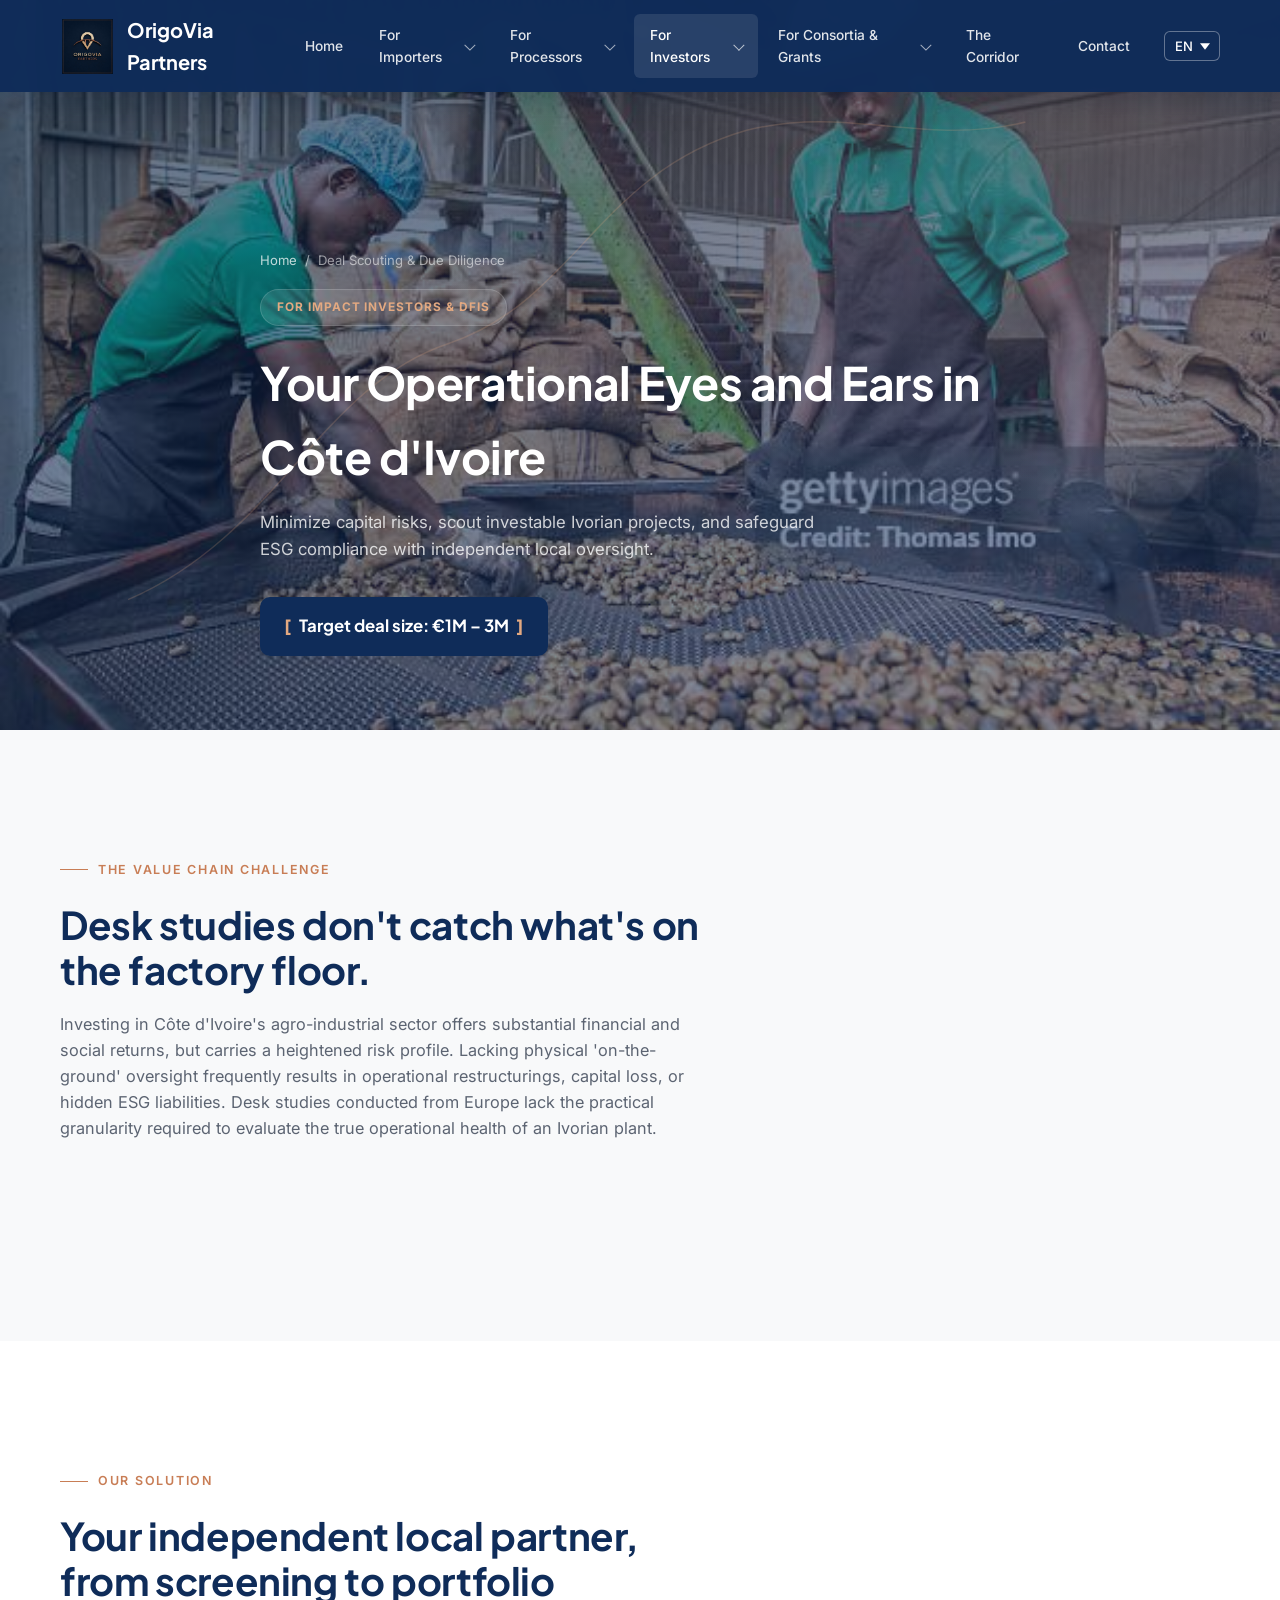
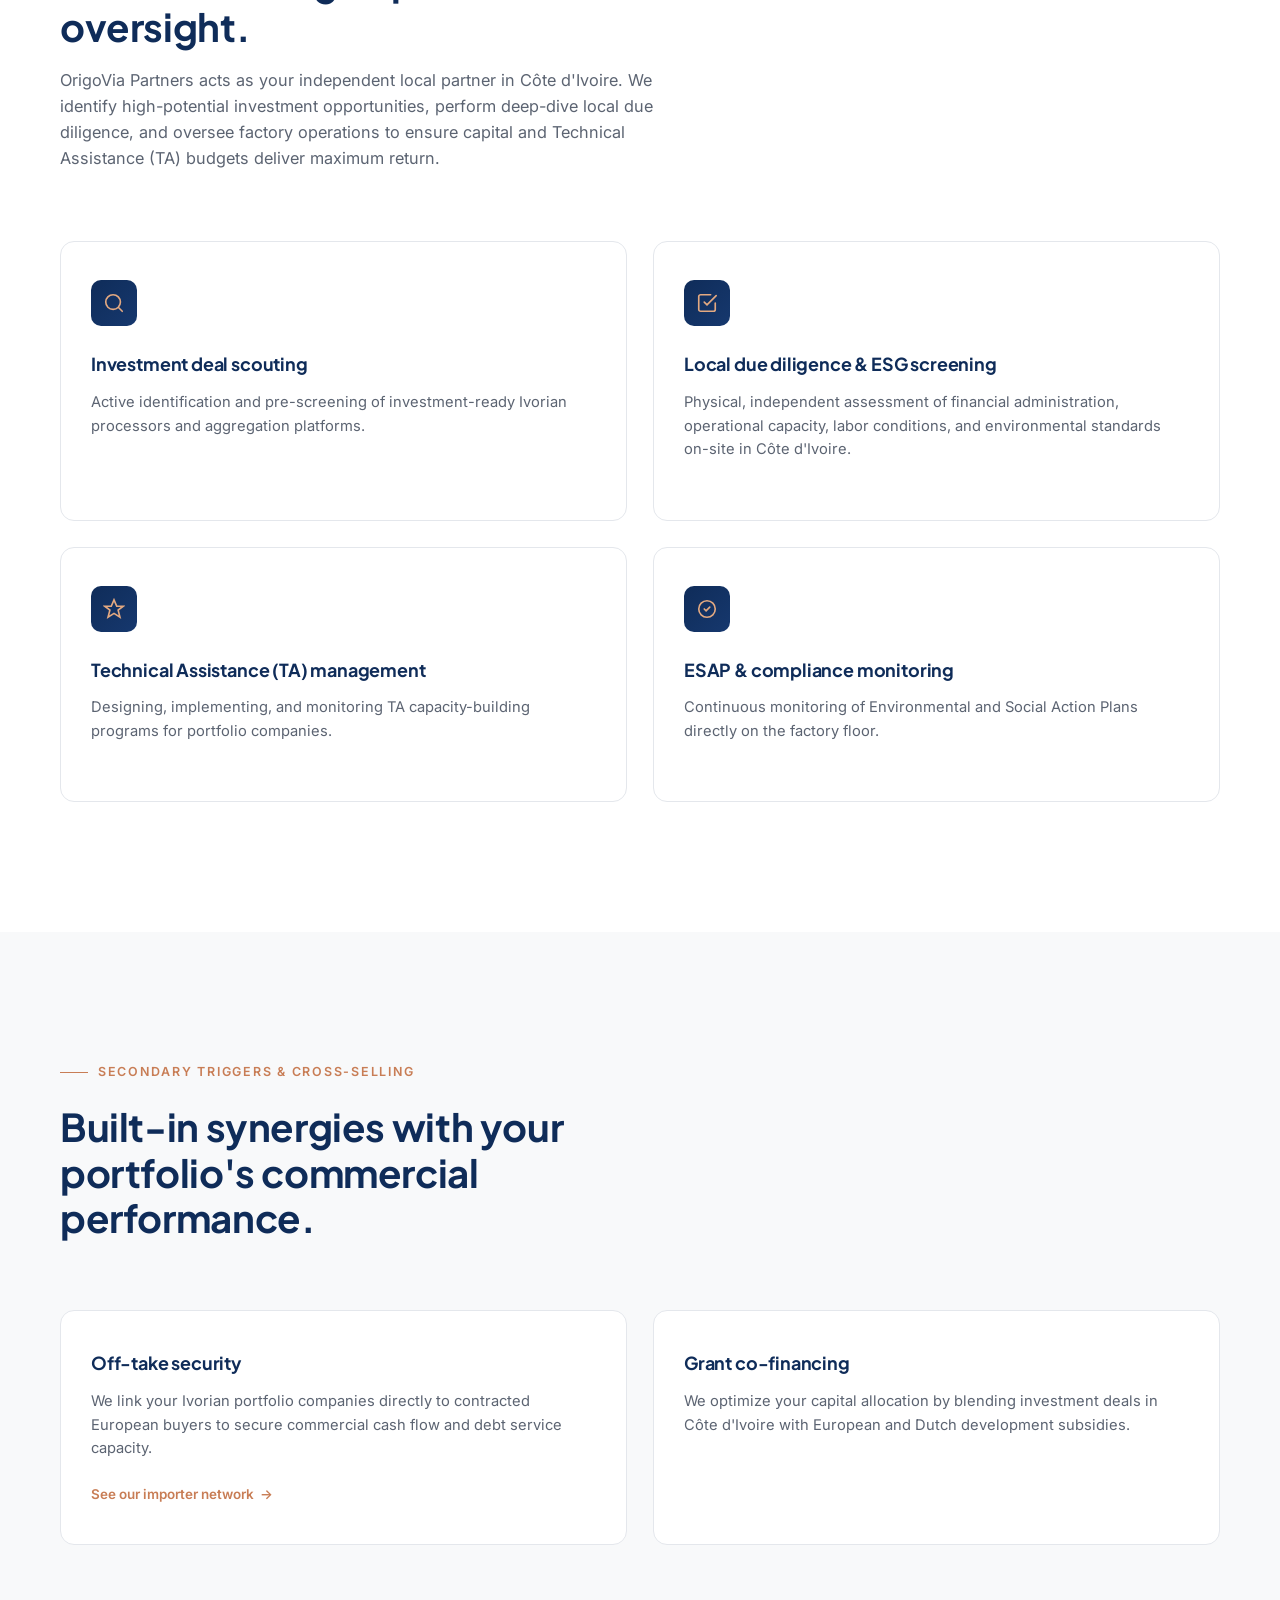
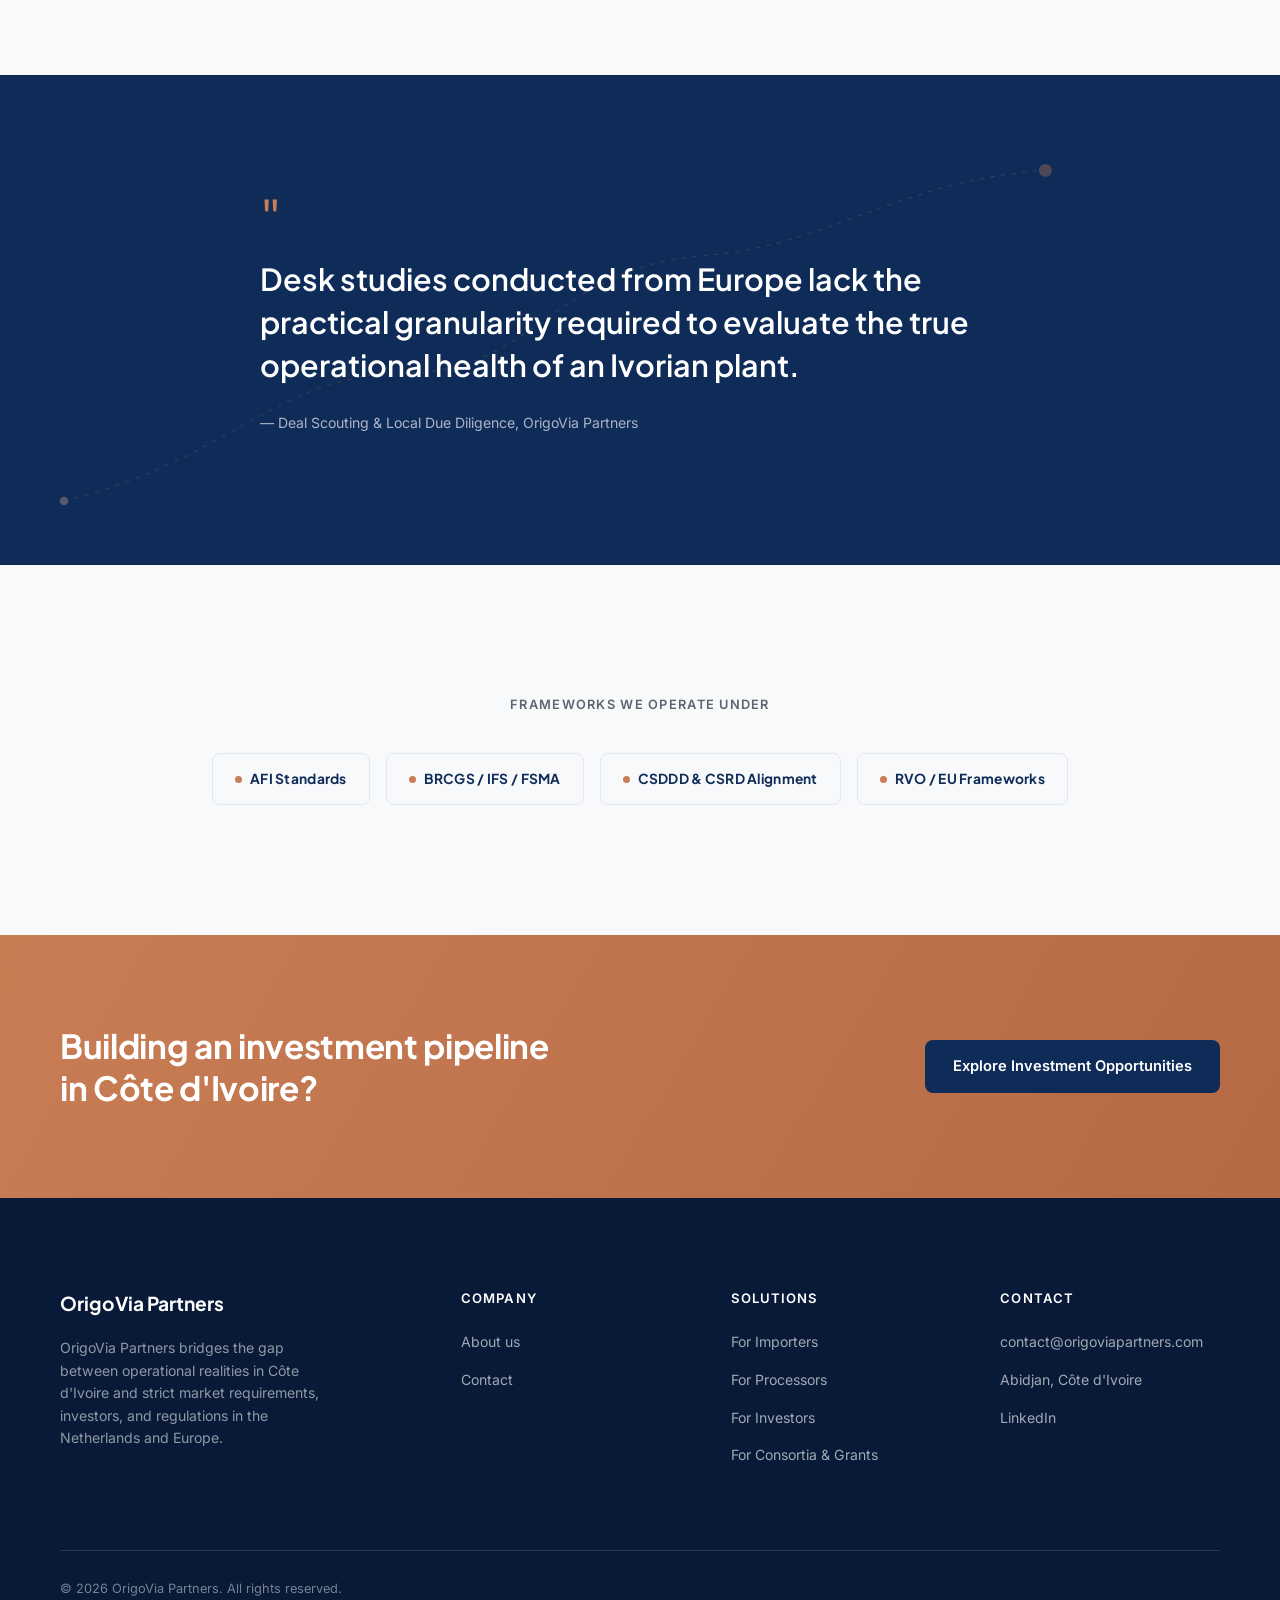
<file: for-investors.html>
<!DOCTYPE html>
<html lang="en">
<!-- PAGE : For Investors (investisseurs et institutions de financement du développement).
     Ancres du menu : #scouting, #due-diligence, #ta (ce sont des id placés sur les titres h3).
     Le menu (en-tête), le menu mobile et le pied de page sont COPIÉS à l'identique dans les 9 pages (pas de système d'include). Toute modification de ces blocs doit être répétée dans chaque fichier .html.
     Commentaires rédigés en français ; ils n'ont aucun effet sur l'affichage. -->
<head>
<meta charset="UTF-8">
<!-- Adaptation mobile : sans cette balise, le site s'affiche en version bureau réduite sur téléphone. -->
<meta name="viewport" content="width=device-width, initial-scale=1.0">
<!-- RÉFÉRENCEMENT (SEO) : titre de l'onglet et de Google, meta description, adresse canonique, aperçu de partage (Open Graph pour Facebook/LinkedIn/WhatsApp, Twitter). Textes propres à chaque page : les modifier page par page. L'adresse canonical doit rester celle du domaine principal du site. -->
<title>Cashew &amp; Agro-Industrial Investment in Ivory Coast | Deal Scouting — OrigoVia Partners</title>
<meta name="description" content="Scout investable cashew and agro-industrial projects in Cote d'Ivoire with local due diligence, ESG screening and technical assistance management.">
<link rel="canonical" href="https://origoviapartners.com/for-investors.html">
<meta property="og:type" content="website">
<meta property="og:title" content="Cashew &amp; Agro-Industrial Investment in Ivory Coast | Deal Scouting — OrigoVia Partners">
<meta property="og:description" content="Scout investable cashew and agro-industrial projects in Cote d'Ivoire with local due diligence, ESG screening and technical assistance management.">
<meta property="og:url" content="https://origoviapartners.com/for-investors.html">
<meta property="og:image" content="https://origoviapartners.com/assets/img/investors.jpg">
<meta property="og:site_name" content="OrigoVia Partners">
<meta name="twitter:card" content="summary_large_image">
<meta name="twitter:title" content="Cashew &amp; Agro-Industrial Investment in Ivory Coast | Deal Scouting — OrigoVia Partners">
<meta name="twitter:description" content="Scout investable cashew and agro-industrial projects in Cote d'Ivoire with local due diligence, ESG screening and technical assistance management.">
<!-- Polices Google Fonts (Plus Jakarta Sans pour les titres, Inter pour le texte). Si on change de police, modifier aussi les variables de police dans :root de assets/styles.css. -->
<link rel="preconnect" href="https://fonts.googleapis.com">
<link rel="preconnect" href="https://fonts.gstatic.com" crossorigin>
<link href="https://fonts.googleapis.com/css2?family=Plus+Jakarta+Sans:wght@500;600;700;800&family=Inter:wght@400;500;600&display=swap" rel="stylesheet">
<!-- Feuille de style unique du site : toutes les couleurs et mises en page sont dans assets/styles.css. -->
<link rel="stylesheet" href="assets/styles.css">
  <!-- Icône d'onglet (favicon). Elle pointe vers logo.jpeg ; l'idéal est un vrai fichier .png ou .ico carré. -->
  <link rel="icon" type="image/png" href="assets/img/logo.jpeg">
</head>
<body>

<!-- EN-TÊTE FIXE. Le menu (en-tête), le menu mobile et le pied de page sont COPIÉS à l'identique dans les 9 pages (pas de système d'include). Toute modification de ces blocs doit être répétée dans chaque fichier .html.
     L'id siteHeader est utilisé par main.js (classe scrolled au défilement). -->
<header id="siteHeader" class="solid">
  <div class="wrap navbar">
    <a href="index.html" class="logo">
      <span class="logo-mark"><img src="assets/img/logo.jpeg" alt="OrigoVia Partners"></span>
      OrigoVia Partners
    </a>
    <!-- Menu de bureau (caché sous 900 px). Pour ajouter une page : ajouter un <li> ici ET un bloc dans le menu mobile plus bas. -->
    <nav class="primary">
      <ul>
        <li><a href="index.html" class="top-link">Home</a></li>
        <li>
          <a href="for-importers.html" class="top-link">For Importers <span class="caret"></span></a>
          <!-- Sous-menu déroulant (affiché au survol par le CSS). Les liens du type page.html#id visent les sections qui portent cet id. -->
          <div class="dropdown">
            <a href="for-importers.html#sourcing">The value chain challenge</a>
            <a href="for-importers.html#quality">ESG &amp; due diligence</a>
            <a href="for-importers.html#contracts">Off-take contract governance</a>
            <a href="for-importers.html#tracking">Traceability synergy</a>
          </div>
        </li>
        <li>
          <a href="for-processors.html" class="top-link">For Processors <span class="caret"></span></a>
          <div class="dropdown">
            <a href="for-processors.html#supply">Market coupling</a>
            <a href="for-processors.html#volumes">European quality alignment</a>
            <a href="for-processors.html#traceability">Traceability &amp; chain alignment</a>
          </div>
        </li>
        <li>
          <a href="for-investors.html" class="top-link active">For Investors <span class="caret"></span></a>
          <div class="dropdown">
            <a href="for-investors.html#scouting">Deal scouting</a>
            <a href="for-investors.html#due-diligence">Local due diligence &amp; ESG</a>
            <a href="for-investors.html#ta">TA management</a>
          </div>
        </li>
        <li>
          <a href="for-institutions.html" class="top-link">For Consortia &amp; Grants <span class="caret"></span></a>
          <div class="dropdown">
            <a href="for-institutions.html#consortium">Consortium formation</a>
            <a href="for-institutions.html#implementation">Local implementation</a>
            <a href="for-institutions.html#geodata">Practical traceability</a>
          </div>
        </li>
        <li><a href="corridor.html" class="top-link">The Corridor</a></li>
        <li><a href="contact.html" class="top-link">Contact</a></li>
      </ul>
    </nav>
    <!-- Conteneur du widget Google Translate. Il est caché mais NE DOIT PAS être supprimé : sinon la traduction ne marche plus (voir main.js, section 5). -->
    <div id="google_translate_element" class="gt-hidden"></div>
    <!-- Sélecteur de langue. Pour ajouter une langue : une option ici, une option dans le sélecteur du menu mobile, et le code dans includedLanguages en bas de page. -->
    <select class="lang-switch" aria-label="Language">
      <option value="en">EN</option>
      <option value="fr">FR</option>
      <option value="nl">NL</option>
    </select>
    <!-- Bouton hamburger (mobile). Piloté par main.js, section 4. -->
    <button class="hamburger" id="hamburger" aria-label="Menu">
      <span></span><span></span><span></span>
    </button>
  </div>
</header>

<!-- MENU MOBILE : voile sombre puis panneau latéral. Doit contenir les mêmes pages que le menu de bureau. -->
<div class="mobile-nav-backdrop" id="mobileBackdrop"></div>
<nav class="mobile-nav" id="mobileNav">
  <select class="lang-switch" aria-label="Language">
    <option value="en">English</option>
    <option value="fr">Français</option>
    <option value="nl">Nederlands</option>
  </select>
  <a href="index.html">Home</a>
  <div class="mobile-nav-group">
    <a href="for-importers.html" class="mobile-nav-link">For Importers</a>
    <button type="button" class="mobile-nav-caret" aria-expanded="false" aria-label="Afficher le sous-menu For Importers"></button>
    <div class="sub-links" hidden>
      <a href="for-importers.html#sourcing">The value chain challenge</a>
      <a href="for-importers.html#quality">ESG &amp; due diligence</a>
      <a href="for-importers.html#contracts">Off-take contract governance</a>
      <a href="for-importers.html#tracking">Traceability synergy</a>
    </div>
  </div>
  <div class="mobile-nav-group">
    <a href="for-processors.html" class="mobile-nav-link">For Processors</a>
    <button type="button" class="mobile-nav-caret" aria-expanded="false" aria-label="Afficher le sous-menu For Processors"></button>
    <div class="sub-links" hidden>
      <a href="for-processors.html#supply">Market coupling</a>
      <a href="for-processors.html#volumes">European quality alignment</a>
      <a href="for-processors.html#traceability">Traceability &amp; chain alignment</a>
    </div>
  </div>
  <div class="mobile-nav-group">
    <a href="for-investors.html" class="mobile-nav-link">For Investors</a>
    <button type="button" class="mobile-nav-caret" aria-expanded="false" aria-label="Afficher le sous-menu For Investors"></button>
    <div class="sub-links" hidden>
      <a href="for-investors.html#scouting">Deal scouting</a>
      <a href="for-investors.html#due-diligence">Local due diligence &amp; ESG</a>
      <a href="for-investors.html#ta">TA management</a>
    </div>
  </div>
  <div class="mobile-nav-group">
    <a href="for-institutions.html" class="mobile-nav-link">For Consortia &amp; Grants</a>
    <button type="button" class="mobile-nav-caret" aria-expanded="false" aria-label="Afficher le sous-menu For Consortia &amp; Grants"></button>
    <div class="sub-links" hidden>
      <a href="for-institutions.html#consortium">Consortium formation</a>
      <a href="for-institutions.html#implementation">Local implementation</a>
      <a href="for-institutions.html#geodata">Practical traceability</a>
    </div>
  </div>
  <a href="corridor.html">The Corridor</a>
  <a href="contact.html">Contact</a>
</nav>

<!-- Section sur fond blanc. -->
<section class="page-banner">
  <!-- Image de fond de la bannière (décorative, d'où alt vide). Pour la changer, remplacer le fichier dans assets/img/ ou modifier src. -->
  <img class="section-bg" src="assets/img/investors-meeting.jpg" alt="">
  <!-- Tracé décoratif animé (SVG) : purement visuel, sans lien avec les données. -->
  <div class="hero-route">
    <svg viewBox="0 0 1200 800" preserveAspectRatio="xMidYMid slice">
      <path class="route-path" d="M120,620 C260,560 300,420 420,380 C540,340 560,220 700,180 C820,150 900,220 1040,140" />
    </svg>
  </div>
  <div class="wrap">
    <div class="breadcrumb"><a href="index.html">Home</a> / <span>Deal Scouting &amp; Due Diligence</span></div>
    <div class="service-tag">For Impact Investors &amp; DFIs</div>
    <h1>Your Operational Eyes and Ears in Côte d'Ivoire</h1>
    <p class="lead">Minimize capital risks, scout investable Ivorian projects, and safeguard ESG compliance with independent local oversight.</p>
    <div class="kpi-tag-row" style="margin-top:34px;">
      <div class="kpi-tag"><span class="bracket">[</span>&nbsp;Target deal size: €1M – 3M&nbsp;<span class="bracket">]</span></div>
    </div>
  </div>
</section>

<!-- Section sur fond gris clair. Titre : « Desk studies don't catch what's on the factory floor. ». -->
<section class="section-light">
  <div class="wrap">
    <div class="section-head reveal">
      <div class="eyebrow">The value chain challenge</div>
      <h2>Desk studies don't catch what's on the factory floor.</h2>
      <p>Investing in Côte d'Ivoire's agro-industrial sector offers substantial financial and social returns, but carries a heightened risk profile. Lacking physical 'on-the-ground' oversight frequently results in operational restructurings, capital loss, or hidden ESG liabilities. Desk studies conducted from Europe lack the practical granularity required to evaluate the true operational health of an Ivorian plant.</p>
    </div>
  </div>
</section>

<!-- Section sur fond blanc. Titre : « Your independent local partner, from screening to portfolio oversight. ». -->
<section>
  <div class="wrap">
    <div class="section-head reveal">
      <div class="eyebrow">Our solution</div>
      <h2>Your independent local partner, from screening to portfolio oversight.</h2>
      <p>OrigoVia Partners acts as your independent local partner in Côte d'Ivoire. We identify high-potential investment opportunities, perform deep-dive local due diligence, and oversee factory operations to ensure capital and Technical Assistance (TA) budgets deliver maximum return.</p>
    </div>
    <div class="card-grid cols-2">
      <div class="card reveal">
        <div class="card-icon"><svg viewBox="0 0 24 24" fill="none" stroke-width="1.8" stroke-linecap="round"><path d="M11 19a8 8 0 1 0 0-16 8 8 0 0 0 0 16zM21 21l-4.35-4.35"/></svg></div>
        <h3 id="scouting">Investment deal scouting</h3>
        <p>Active identification and pre-screening of investment-ready Ivorian processors and aggregation platforms.</p>
      </div>
      <div class="card reveal">
        <div class="card-icon"><svg viewBox="0 0 24 24" fill="none" stroke-width="1.8" stroke-linecap="round"><path d="M9 11l3 3L22 4M21 12v7a2 2 0 0 1-2 2H5a2 2 0 0 1-2-2V5a2 2 0 0 1 2-2h11"/></svg></div>
        <h3 id="due-diligence">Local due diligence &amp; ESG screening</h3>
        <p>Physical, independent assessment of financial administration, operational capacity, labor conditions, and environmental standards on-site in Côte d'Ivoire.</p>
      </div>
      <div class="card reveal">
        <div class="card-icon"><svg viewBox="0 0 24 24" fill="none" stroke-width="1.8" stroke-linecap="round"><path d="M12 2l3 7h7l-5.5 4.2L18.5 21 12 16.8 5.5 21l2-7.8L2 9h7z"/></svg></div>
        <h3 id="ta">Technical Assistance (TA) management</h3>
        <p>Designing, implementing, and monitoring TA capacity-building programs for portfolio companies.</p>
      </div>
      <div class="card reveal">
        <div class="card-icon"><svg viewBox="0 0 24 24" fill="none" stroke-width="1.8" stroke-linecap="round"><path d="M9 12l2 2 4-4M21 12a9 9 0 1 1-18 0 9 9 0 0 1 18 0z"/></svg></div>
        <h3>ESAP &amp; compliance monitoring</h3>
        <p>Continuous monitoring of Environmental and Social Action Plans directly on the factory floor.</p>
      </div>
    </div>
  </div>
</section>

<!-- Section sur fond gris clair. Titre : « Built-in synergies with your portfolio's commercial performance. ». -->
<section class="section-light">
  <div class="wrap">
    <div class="section-head reveal">
      <div class="eyebrow">Secondary triggers &amp; cross-selling</div>
      <h2>Built-in synergies with your portfolio's commercial performance.</h2>
    </div>
    <div class="card-grid cols-2">
      <div class="card reveal">
        <h3>Off-take security</h3>
        <p>We link your Ivorian portfolio companies directly to contracted European buyers to secure commercial cash flow and debt service capacity.</p>
        <a href="for-importers.html" class="card-link">See our importer network <span class="arrow">→</span></a>
      </div>
      <div class="card reveal">
        <h3>Grant co-financing</h3>
        <p>We optimize your capital allocation by blending investment deals in Côte d'Ivoire with European and Dutch development subsidies.</p>
      </div>
    </div>
  </div>
</section>

<!-- Bandeau parallaxe : citation (.quote) sur fond bleu avec tracé SVG décoratif. -->
<section class="parallax-banner short">
  <div class="map-overlay">
    <svg width="100%" height="100%" viewBox="0 0 1200 500" preserveAspectRatio="xMidYMid slice">
      <path d="M60,420 C220,380 260,300 380,300 C500,300 520,200 660,190 C780,180 840,120 980,110" stroke="#C87D55" stroke-width="1" stroke-dasharray="4 6" fill="none" opacity="0.6"/>
      <circle cx="60" cy="420" r="4" fill="#E3A981"/><circle cx="980" cy="110" r="6" fill="#C87D55"/>
    </svg>
  </div>
  <div class="wrap">
    <div class="quote reveal">
      <span class="mark">"</span>
      <p>Desk studies conducted from Europe lack the practical granularity required to evaluate the true operational health of an Ivorian plant.</p>
      <div class="attribution">— Deal Scouting &amp; Local Due Diligence, OrigoVia Partners</div>
    </div>
  </div>
</section>

<!-- Standards (AFI, BRCGS, CSDDD, RVO) : ce sont des textes stylés, pas des logos. Pour des logos officiels, remplacer le texte d'un .badge par une balise img. -->
<section class="section-light">
  <div class="wrap">
    <div class="trust-label reveal">Frameworks we operate under</div>
    <div class="badge-row reveal">
      <div class="badge"><span class="dot"></span>AFI Standards</div>
      <div class="badge"><span class="dot"></span>BRCGS / IFS / FSMA</div>
      <div class="badge"><span class="dot"></span>CSDDD &amp; CSRD Alignment</div>
      <div class="badge"><span class="dot"></span>RVO / EU Frameworks</div>
    </div>
  </div>
</section>

<!-- Bandeau d'appel à l'action (fond terracotta), mène à contact.html. Titre : « Building an investment pipeline in Côte d'Ivoire? ». -->
<section class="cta-banner">
  <div class="wrap cta-inner">
    <h2 class="reveal">Building an investment pipeline in Côte d'Ivoire?</h2>
    <a href="contact.html" class="btn btn-primary reveal">Explore Investment Opportunities</a>
  </div>
</section>

<!-- PIED DE PAGE : colonnes de liens, e-mail contact@origoviapartners.com, lien LinkedIn. Copié dans les 9 pages. -->
<footer>
  <div class="wrap">
    <div class="footer-grid">
      <div>
        <div class="footer-logo">OrigoVia Partners</div>
        <p>OrigoVia Partners bridges the gap between operational realities in Côte d'Ivoire and strict market requirements, investors, and regulations in the Netherlands and Europe.</p>
      </div>
      <div class="footer-col">
        <h4>Company</h4>
        <ul><li><a href="index.html">About us</a></li><li><a href="contact.html">Contact</a></li></ul>
      </div>
      <div class="footer-col">
        <h4>Solutions</h4>
        <ul><li><a href="for-importers.html">For Importers</a></li><li><a href="for-processors.html">For Processors</a></li><li><a href="for-investors.html">For Investors</a></li><li><a href="for-institutions.html">For Consortia &amp; Grants</a></li></ul>
      </div>
      <div class="footer-col">
        <h4>Contact</h4>
        <ul><li><a href="mailto:contact@origoviapartners.com">contact@origoviapartners.com</a></li><li><a href="contact.html">Abidjan, Côte d'Ivoire</a></li><li><a href="https://www.linkedin.com/company/origovia-partners" target="_blank" rel="noopener">LinkedIn</a></li></ul>
      </div>
    </div>
    <!-- Ligne du bas du pied de page : droits d'auteur et liens légaux (privacy.html, cookies.html). -->
    <div class="footer-bottom">
      <span>© 2026 OrigoVia Partners. All rights reserved.</span>
    </div>
  </div>
</footer>

<!-- SCRIPTS : main.js gère les animations, le menu mobile, le sélecteur de langue et les onglets (voir l'en-tête de assets/main.js). -->
<script src="assets/main.js"></script>
<!-- Initialisation de Google Translate : includedLanguages liste les langues proposées. Les traductions sont automatiques et peuvent contenir des erreurs. -->
<script type="text/javascript">
  function googleTranslateElementInit() {
    new google.translate.TranslateElement({
      pageLanguage: 'en',
      includedLanguages: 'fr,nl,pt,es,ar,zh-CN',
      layout: google.translate.TranslateElement.InlineLayout.SIMPLE,
      autoDisplay: false
    }, 'google_translate_element');
  }
</script>
<!-- Script externe de Google (seule dépendance tierce avec Google Fonts). Il fait que Google reçoit les visites des pages : à mentionner dans la politique de confidentialité. -->
<script type="text/javascript" src="https://translate.google.com/translate_a/element.js?cb=googleTranslateElementInit"></script>
</body>
</html>
</file>
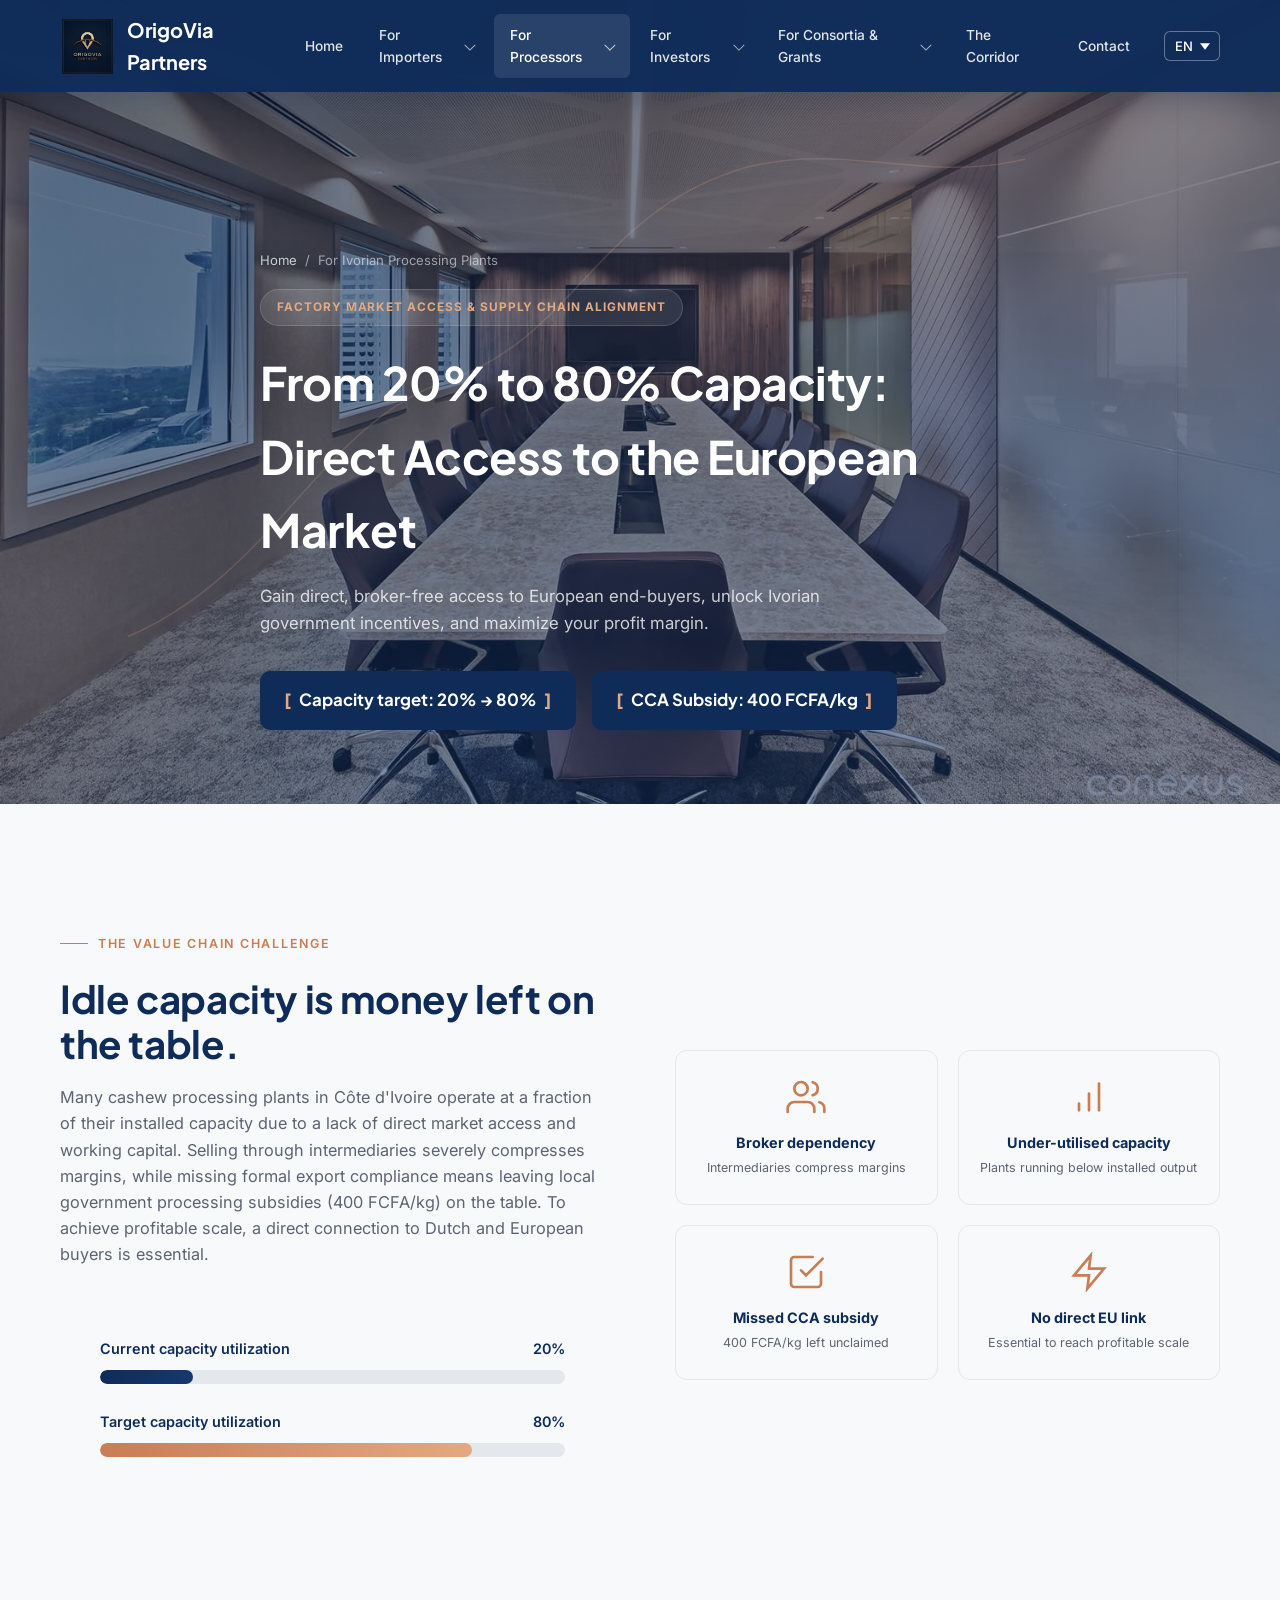
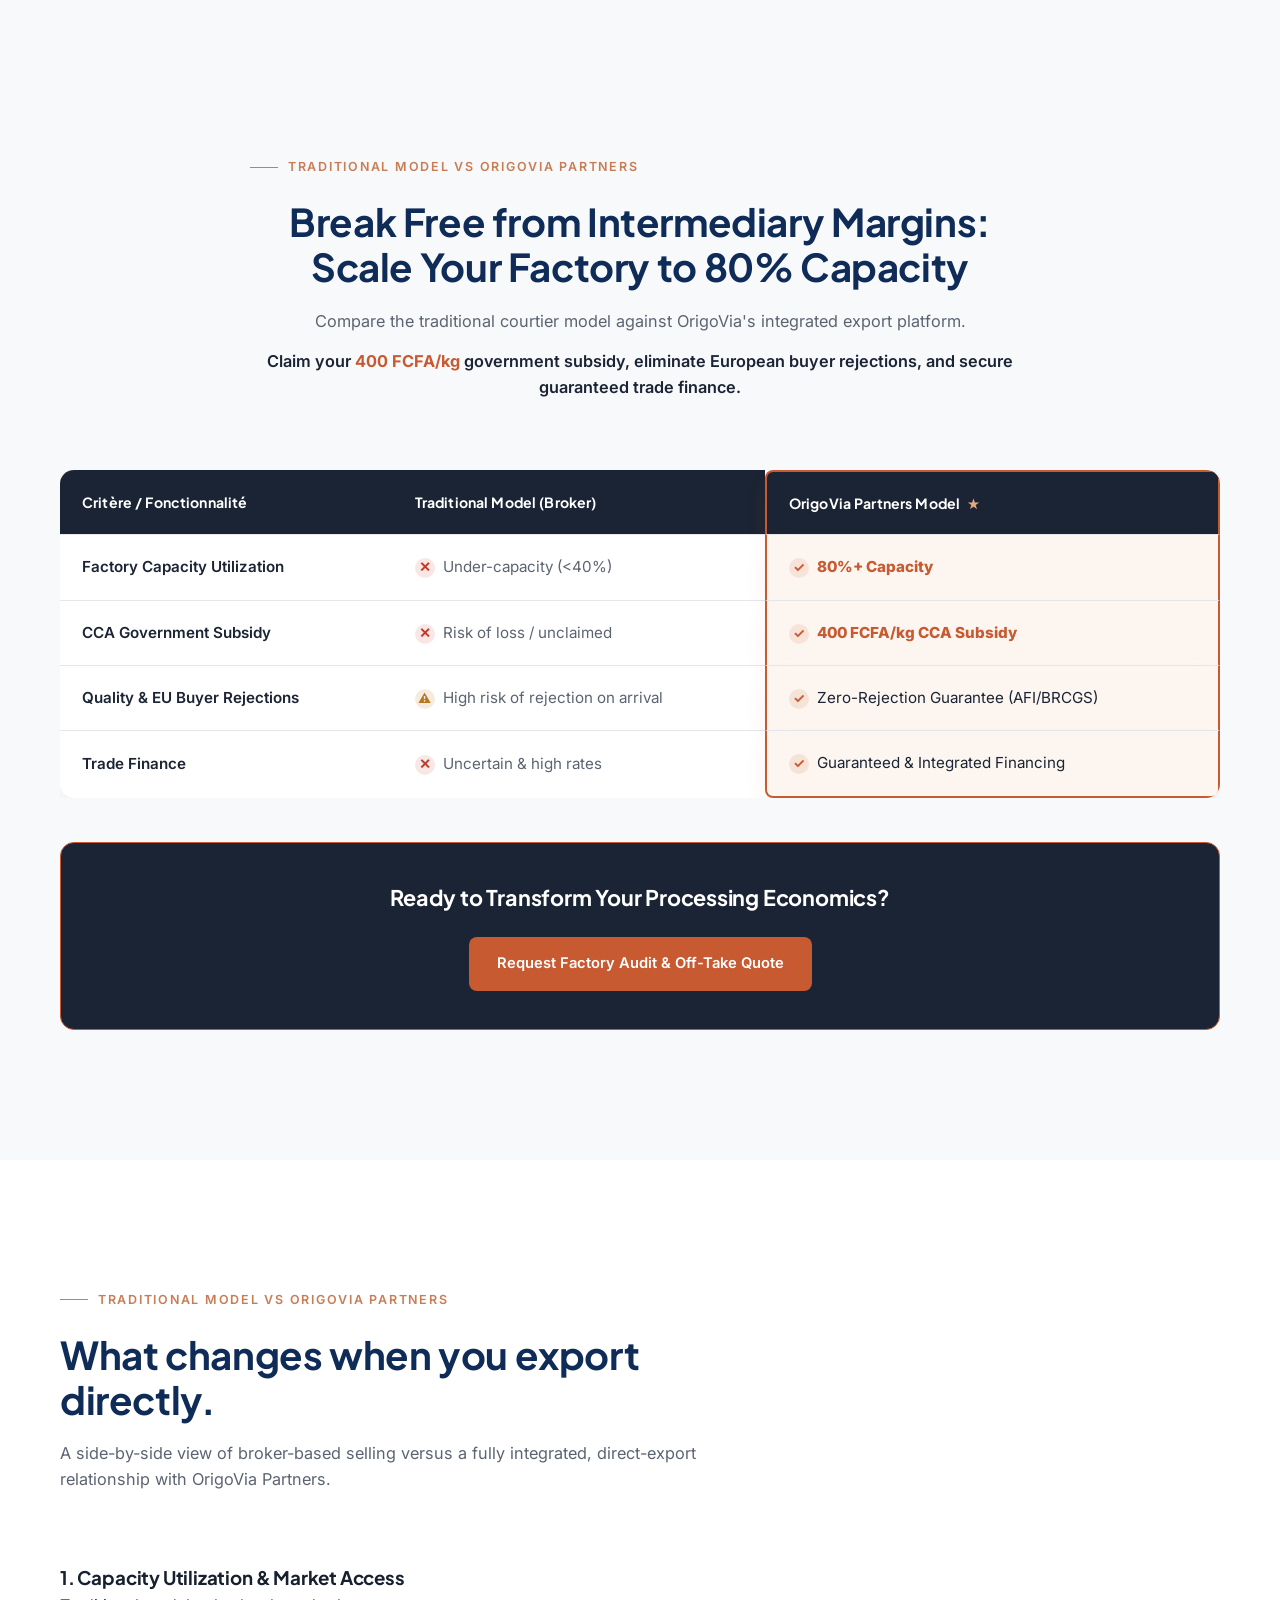
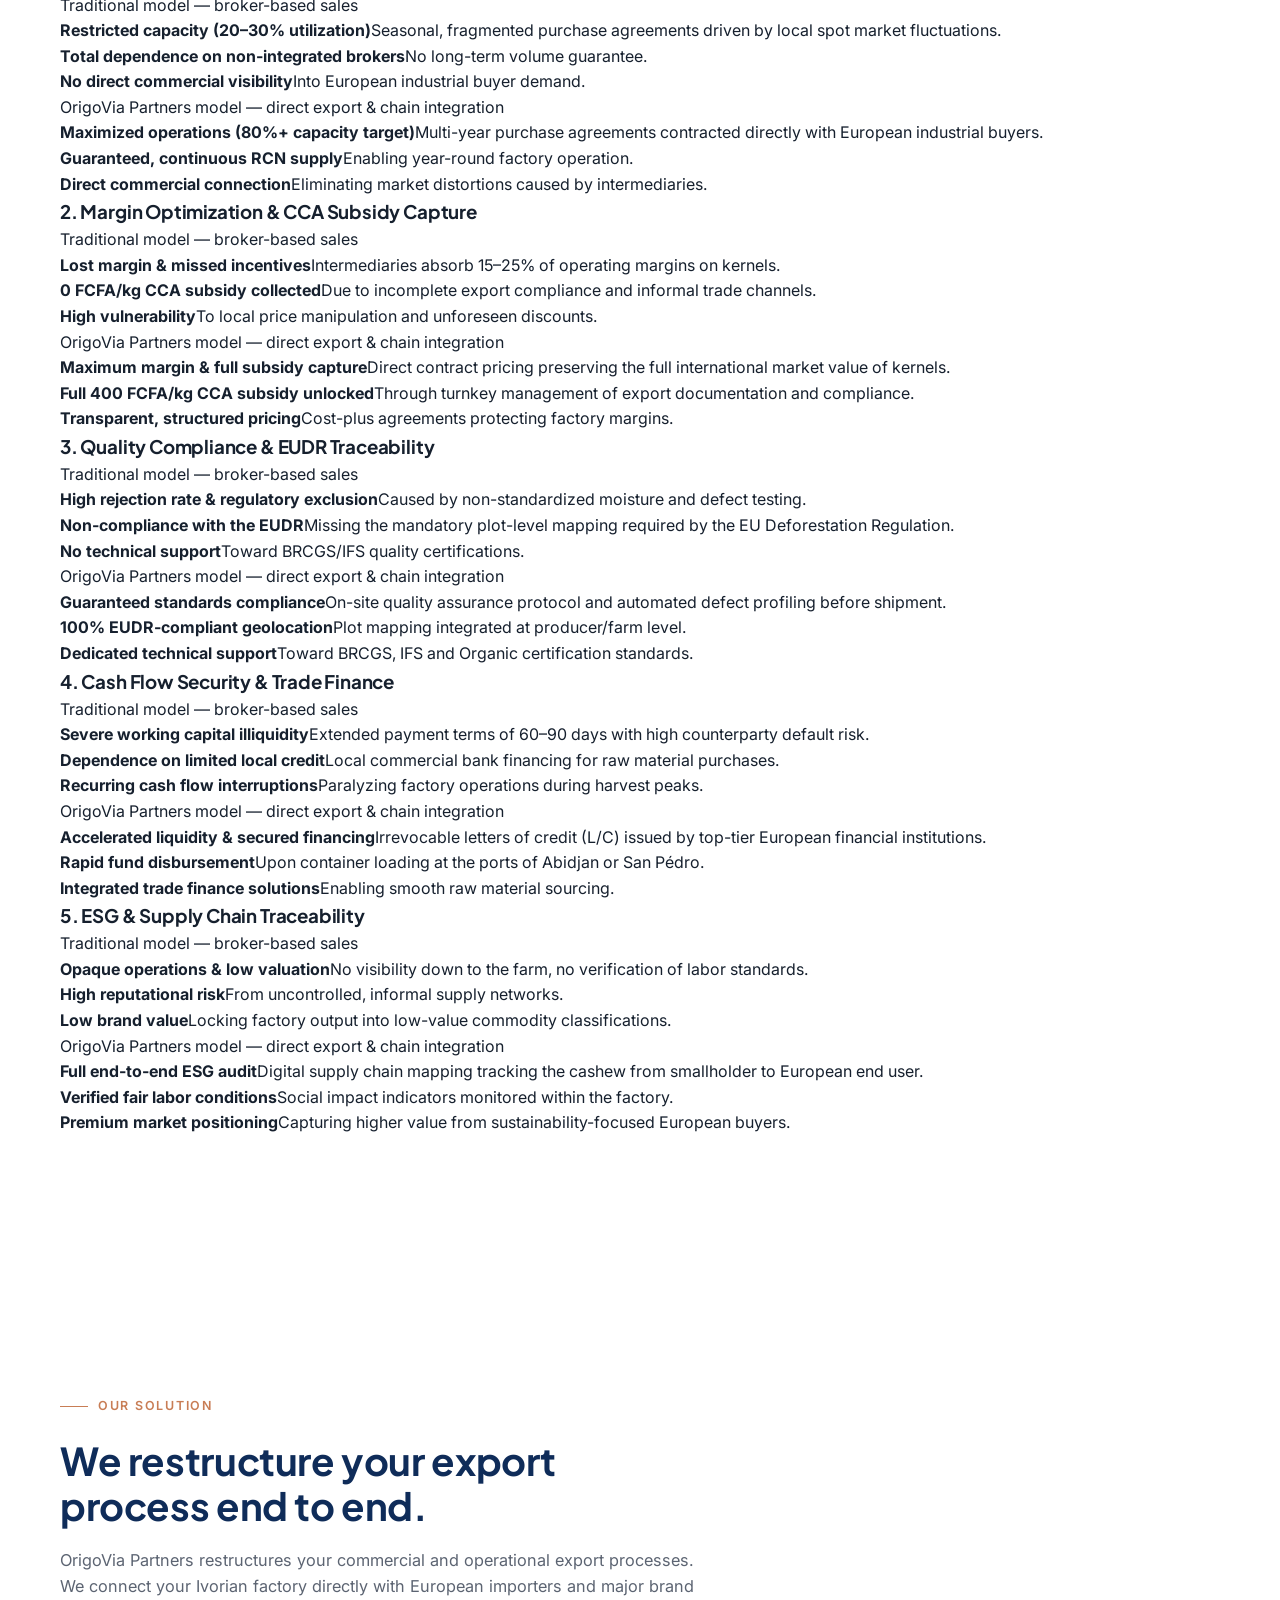
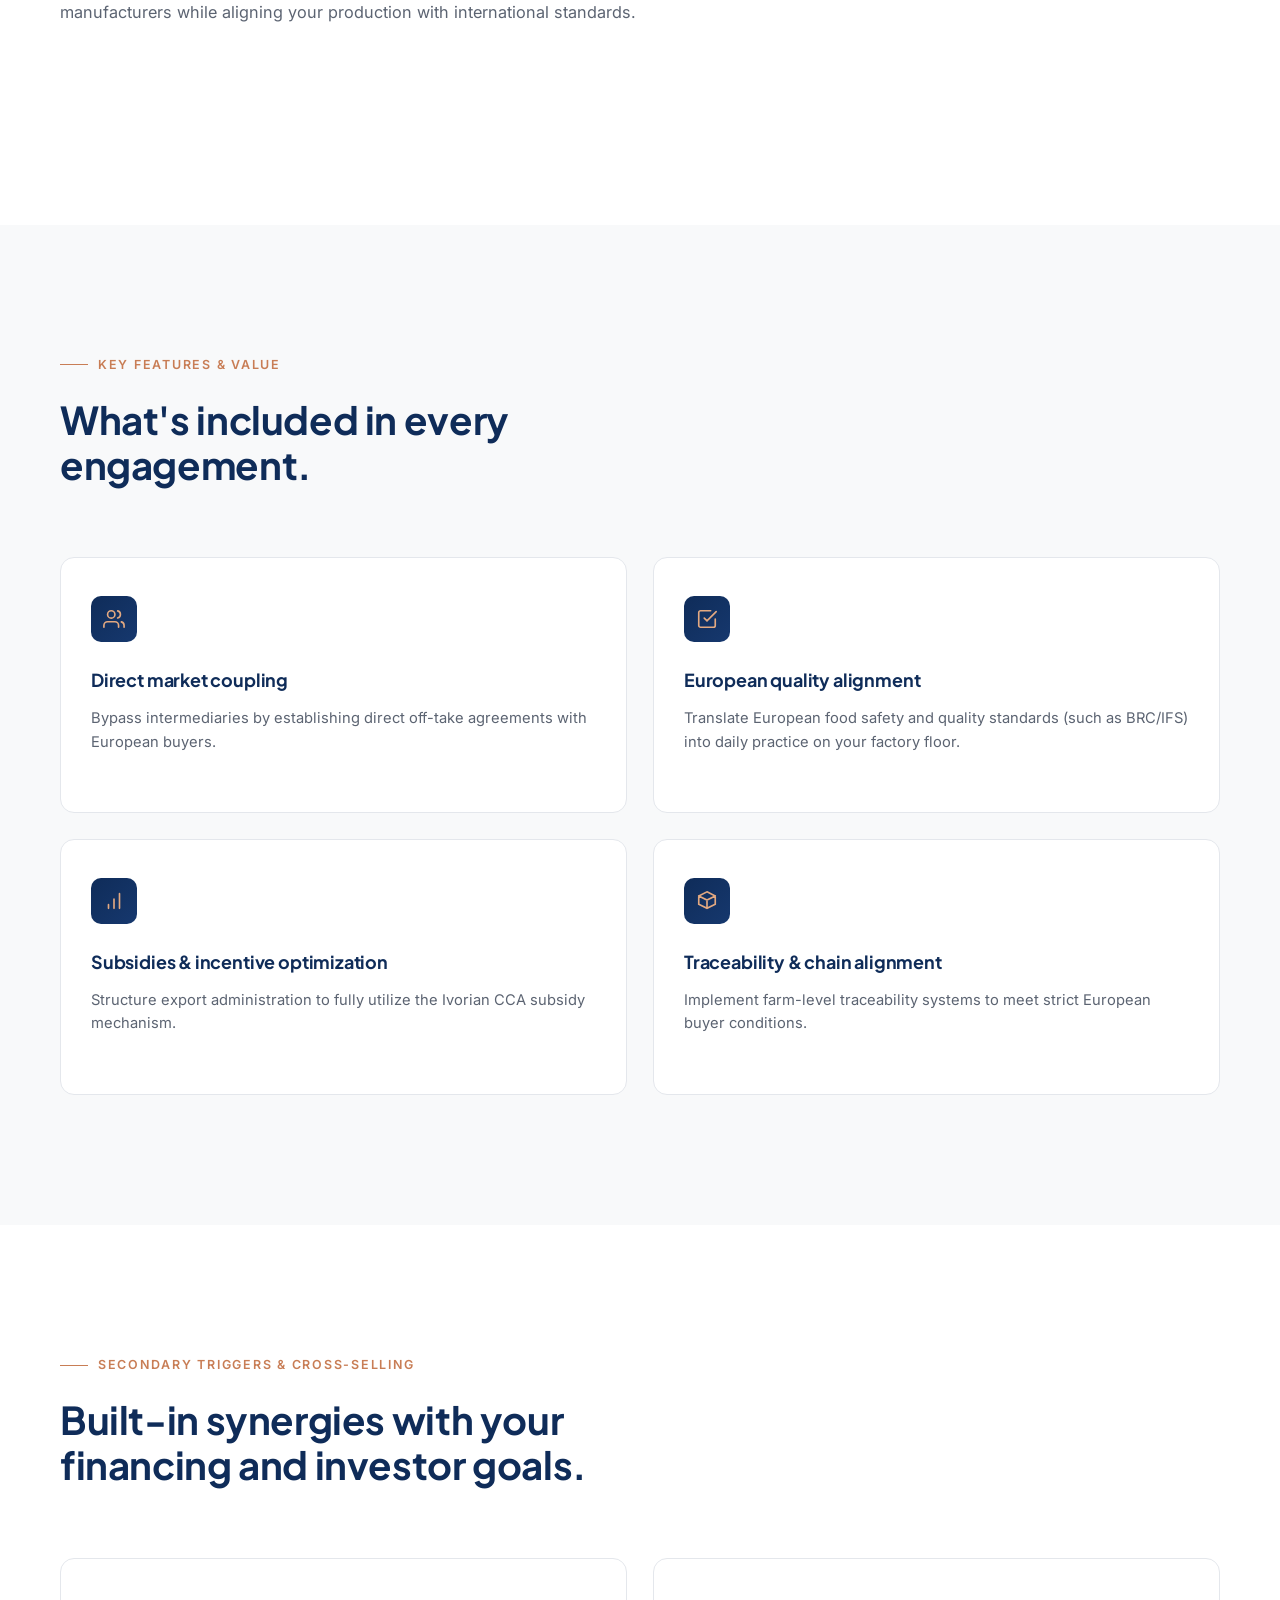
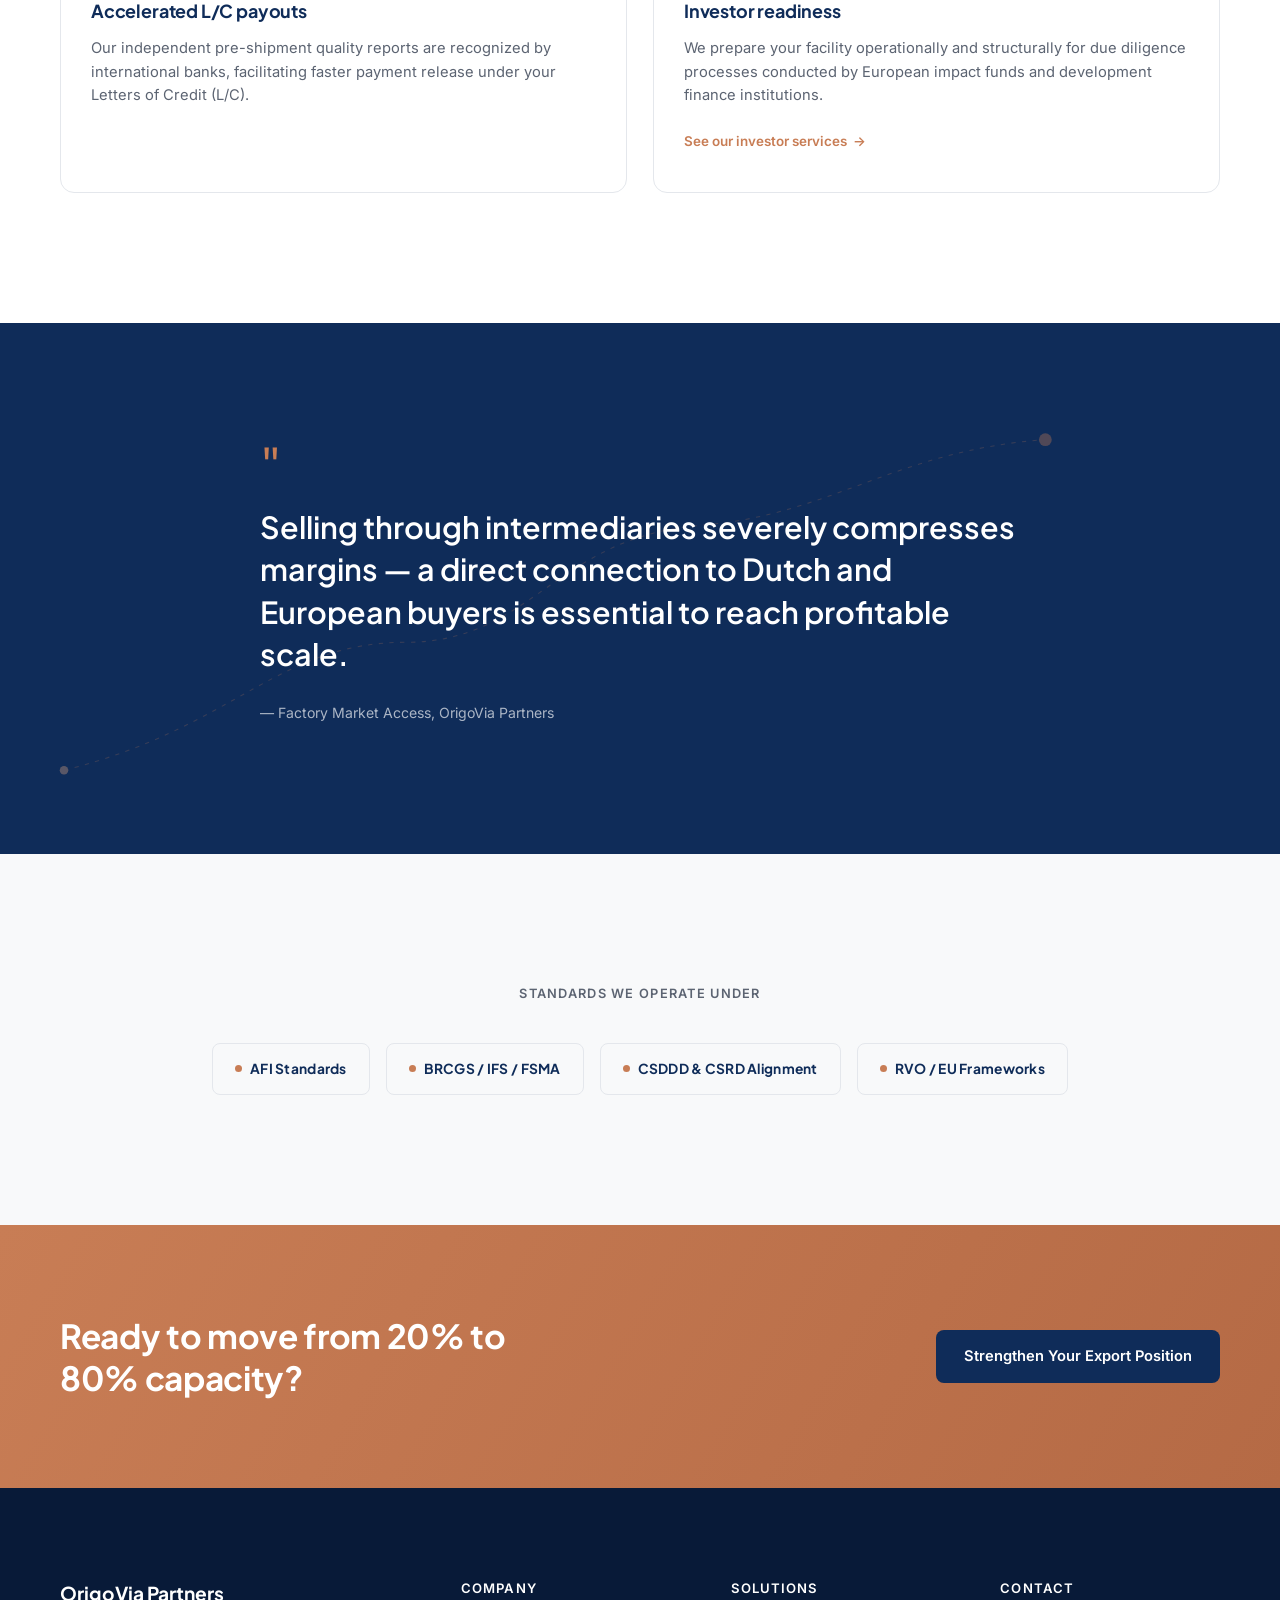
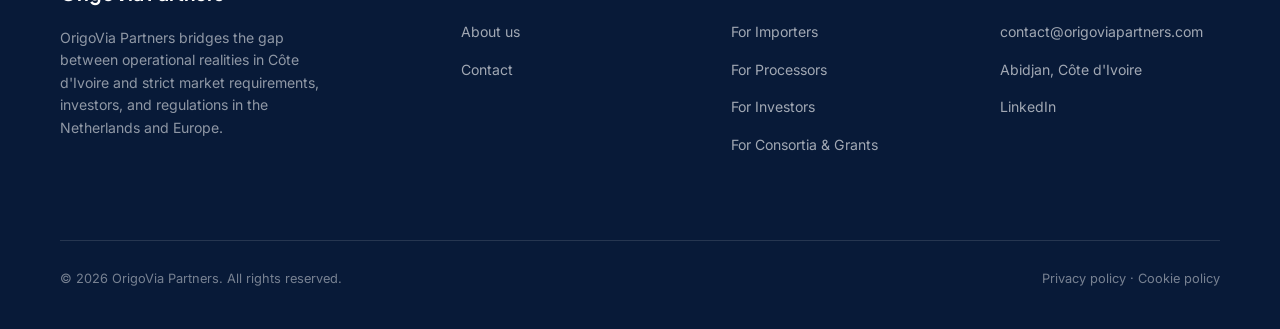
<file: for-processors.html>
<!DOCTYPE html>
<html lang="en">
<!-- PAGE : For Processors (transformateurs ivoiriens).
     Contient le tableau comparatif #compare-summary (tableau sur ordinateur, onglets sur mobile : voir main.js, section 7).
     Ancres du menu : #supply, #volumes, #traceability.
     Le menu (en-tête), le menu mobile et le pied de page sont COPIÉS à l'identique dans les 9 pages (pas de système d'include). Toute modification de ces blocs doit être répétée dans chaque fichier .html.
     Commentaires rédigés en français ; ils n'ont aucun effet sur l'affichage. -->
<head>
<meta charset="UTF-8">
<!-- Adaptation mobile : sans cette balise, le site s'affiche en version bureau réduite sur téléphone. -->
<meta name="viewport" content="width=device-width, initial-scale=1.0">
<!-- RÉFÉRENCEMENT (SEO) : titre de l'onglet et de Google, meta description, adresse canonique, aperçu de partage (Open Graph pour Facebook/LinkedIn/WhatsApp, Twitter). Textes propres à chaque page : les modifier page par page. L'adresse canonical doit rester celle du domaine principal du site. -->
<title>Cashew Nut Processors | Supply Chain Partner Cote d'Ivoire-Europe — OrigoVia Partners</title>
<meta name="description" content="OrigoVia Partners helps European cashew processors secure consistent volumes, quality alignment and traceability from Ivorian cashew nut producers.">
<link rel="canonical" href="https://origoviapartners.com/for-processors.html">
<meta property="og:type" content="website">
<meta property="og:title" content="Cashew Nut Processors | Supply Chain Partner Cote d'Ivoire-Europe — OrigoVia Partners">
<meta property="og:description" content="OrigoVia Partners helps European cashew processors secure consistent volumes, quality alignment and traceability from Ivorian cashew nut producers.">
<meta property="og:url" content="https://origoviapartners.com/for-processors.html">
<meta property="og:image" content="https://origoviapartners.com/assets/img/processors.jpg">
<meta property="og:site_name" content="OrigoVia Partners">
<meta name="twitter:card" content="summary_large_image">
<meta name="twitter:title" content="Cashew Nut Processors | Supply Chain Partner Cote d'Ivoire-Europe — OrigoVia Partners">
<meta name="twitter:description" content="OrigoVia Partners helps European cashew processors secure consistent volumes, quality alignment and traceability from Ivorian cashew nut producers.">
<!-- Polices Google Fonts (Plus Jakarta Sans pour les titres, Inter pour le texte). Si on change de police, modifier aussi les variables de police dans :root de assets/styles.css. -->
<link rel="preconnect" href="https://fonts.googleapis.com">
<link rel="preconnect" href="https://fonts.gstatic.com" crossorigin>
<link href="https://fonts.googleapis.com/css2?family=Plus+Jakarta+Sans:wght@500;600;700;800&family=Inter:wght@400;500;600&display=swap" rel="stylesheet">
<!-- Feuille de style unique du site : toutes les couleurs et mises en page sont dans assets/styles.css. -->
<link rel="stylesheet" href="assets/styles.css">
  <!-- Icône d'onglet (favicon). Elle pointe vers logo.jpeg ; l'idéal est un vrai fichier .png ou .ico carré. -->
  <link rel="icon" type="image/png" href="assets/img/logo.jpeg">
</head>
<body>

<!-- EN-TÊTE FIXE. Le menu (en-tête), le menu mobile et le pied de page sont COPIÉS à l'identique dans les 9 pages (pas de système d'include). Toute modification de ces blocs doit être répétée dans chaque fichier .html.
     L'id siteHeader est utilisé par main.js (classe scrolled au défilement). -->
<header id="siteHeader" class="solid">
  <div class="wrap navbar">
    <a href="index.html" class="logo">
      <span class="logo-mark"><img src="assets/img/logo.jpeg" alt="OrigoVia Partners"></span>
      OrigoVia Partners
    </a>
    <!-- Menu de bureau (caché sous 900 px). Pour ajouter une page : ajouter un <li> ici ET un bloc dans le menu mobile plus bas. -->
    <nav class="primary">
      <ul>
        <li><a href="index.html" class="top-link">Home</a></li>
        <li>
          <a href="for-importers.html" class="top-link">For Importers <span class="caret"></span></a>
          <!-- Sous-menu déroulant (affiché au survol par le CSS). Les liens du type page.html#id visent les sections qui portent cet id. -->
          <div class="dropdown">
            <a href="for-importers.html#sourcing">The value chain challenge</a>
            <a href="for-importers.html#quality">ESG &amp; due diligence</a>
            <a href="for-importers.html#contracts">Off-take contract governance</a>
            <a href="for-importers.html#tracking">Traceability synergy</a>
          </div>
        </li>
        <li>
          <a href="for-processors.html" class="top-link active">For Processors <span class="caret"></span></a>
          <div class="dropdown">
            <a href="for-processors.html#supply">Market coupling</a>
            <a href="for-processors.html#volumes">European quality alignment</a>
            <a href="for-processors.html#traceability">Traceability &amp; chain alignment</a>
          </div>
        </li>
        <li>
          <a href="for-investors.html" class="top-link">For Investors <span class="caret"></span></a>
          <div class="dropdown">
            <a href="for-investors.html#scouting">Deal scouting</a>
            <a href="for-investors.html#due-diligence">Local due diligence &amp; ESG</a>
            <a href="for-investors.html#ta">TA management</a>
          </div>
        </li>
        <li>
          <a href="for-institutions.html" class="top-link">For Consortia &amp; Grants <span class="caret"></span></a>
          <div class="dropdown">
            <a href="for-institutions.html#consortium">Consortium formation</a>
            <a href="for-institutions.html#implementation">Local implementation</a>
            <a href="for-institutions.html#geodata">Practical traceability</a>
          </div>
        </li>
        <li><a href="corridor.html" class="top-link">The Corridor</a></li>
        <li><a href="contact.html" class="top-link">Contact</a></li>
      </ul>
    </nav>
    <!-- Conteneur du widget Google Translate. Il est caché mais NE DOIT PAS être supprimé : sinon la traduction ne marche plus (voir main.js, section 5). -->
    <div id="google_translate_element" class="gt-hidden"></div>
    <!-- Sélecteur de langue. Pour ajouter une langue : une option ici, une option dans le sélecteur du menu mobile, et le code dans includedLanguages en bas de page. -->
    <select class="lang-switch" aria-label="Language">
      <option value="en">EN</option>
      <option value="fr">FR</option>
      <option value="nl">NL</option>
    </select>
    <!-- Bouton hamburger (mobile). Piloté par main.js, section 4. -->
    <button class="hamburger" id="hamburger" aria-label="Menu">
      <span></span><span></span><span></span>
    </button>
  </div>
</header>

<!-- MENU MOBILE : voile sombre puis panneau latéral. Doit contenir les mêmes pages que le menu de bureau. -->
<div class="mobile-nav-backdrop" id="mobileBackdrop"></div>
<nav class="mobile-nav" id="mobileNav">
  <select class="lang-switch" aria-label="Language">
    <option value="en">English</option>
    <option value="fr">Français</option>
    <option value="nl">Nederlands</option>
  </select>
  <a href="index.html">Home</a>
  <div class="mobile-nav-group">
    <a href="for-importers.html" class="mobile-nav-link">For Importers</a>
    <button type="button" class="mobile-nav-caret" aria-expanded="false" aria-label="Afficher le sous-menu For Importers"></button>
    <div class="sub-links" hidden>
      <a href="for-importers.html#sourcing">The value chain challenge</a>
      <a href="for-importers.html#quality">ESG &amp; due diligence</a>
      <a href="for-importers.html#contracts">Off-take contract governance</a>
      <a href="for-importers.html#tracking">Traceability synergy</a>
    </div>
  </div>
  <div class="mobile-nav-group">
    <a href="for-processors.html" class="mobile-nav-link">For Processors</a>
    <button type="button" class="mobile-nav-caret" aria-expanded="false" aria-label="Afficher le sous-menu For Processors"></button>
    <div class="sub-links" hidden>
      <a href="for-processors.html#supply">Market coupling</a>
      <a href="for-processors.html#volumes">European quality alignment</a>
      <a href="for-processors.html#traceability">Traceability &amp; chain alignment</a>
    </div>
  </div>
  <div class="mobile-nav-group">
    <a href="for-investors.html" class="mobile-nav-link">For Investors</a>
    <button type="button" class="mobile-nav-caret" aria-expanded="false" aria-label="Afficher le sous-menu For Investors"></button>
    <div class="sub-links" hidden>
      <a href="for-investors.html#scouting">Deal scouting</a>
      <a href="for-investors.html#due-diligence">Local due diligence &amp; ESG</a>
      <a href="for-investors.html#ta">TA management</a>
    </div>
  </div>
  <div class="mobile-nav-group">
    <a href="for-institutions.html" class="mobile-nav-link">For Consortia &amp; Grants</a>
    <button type="button" class="mobile-nav-caret" aria-expanded="false" aria-label="Afficher le sous-menu For Consortia &amp; Grants"></button>
    <div class="sub-links" hidden>
      <a href="for-institutions.html#consortium">Consortium formation</a>
      <a href="for-institutions.html#implementation">Local implementation</a>
      <a href="for-institutions.html#geodata">Practical traceability</a>
    </div>
  </div>
  <a href="corridor.html">The Corridor</a>
  <a href="contact.html">Contact</a>
</nav>

<!-- Section sur fond blanc. -->
<section class="page-banner">
  <!-- Image de fond de la bannière (décorative, d'où alt vide). Pour la changer, remplacer le fichier dans assets/img/ ou modifier src. -->
  <img class="section-bg" src="assets/img/office-design-renovation.webp" alt="">
  <!-- Tracé décoratif animé (SVG) : purement visuel, sans lien avec les données. -->
  <div class="hero-route">
    <svg viewBox="0 0 1200 800" preserveAspectRatio="xMidYMid slice">
      <path class="route-path" d="M120,620 C260,560 300,420 420,380 C540,340 560,220 700,180 C820,150 900,220 1040,140" />
    </svg>
  </div>
  <div class="wrap">
    <div class="breadcrumb"><a href="index.html">Home</a> / <span>For Ivorian Processing Plants</span></div>
    <div class="service-tag">Factory Market Access &amp; Supply Chain Alignment</div>
    <h1>From 20% to 80% Capacity: Direct Access to the European Market</h1>
    <p class="lead">Gain direct, broker-free access to European end-buyers, unlock Ivorian government incentives, and maximize your profit margin.</p>
    <div class="kpi-tag-row" style="margin-top:34px;">
      <div class="kpi-tag"><span class="bracket">[</span>&nbsp;Capacity target: 20% → 80%&nbsp;<span class="bracket">]</span></div>
      <div class="kpi-tag"><span class="bracket">[</span>&nbsp;CCA Subsidy: 400 FCFA/kg&nbsp;<span class="bracket">]</span></div>
    </div>
  </div>
</section>

<!-- Section sur fond gris clair. Titre : « Idle capacity is money left on the table. ». -->
<section class="section-light">
  <div class="wrap">
    <div class="origins-layout">
      <div class="reveal">
        <div class="section-head" style="margin-bottom:0;">
          <div class="eyebrow">The value chain challenge</div>
          <h2>Idle capacity is money left on the table.</h2>
          <p>Many cashew processing plants in Côte d'Ivoire operate at a fraction of their installed capacity due to a lack of direct market access and working capital. Selling through intermediaries severely compresses margins, while missing formal export compliance means leaving local government processing subsidies (400 FCFA/kg) on the table. To achieve profitable scale, a direct connection to Dutch and European buyers is essential.</p>
        </div>
        <div class="compare-block reveal" style="margin-top:30px;">
          <div class="compare-row">
            <div class="compare-label"><span>Current capacity utilization</span><span>20%</span></div>
            <div class="compare-track"><div class="compare-fill alt" style="width:20%;"></div></div>
          </div>
          <div class="compare-row">
            <div class="compare-label"><span>Target capacity utilization</span><span>80%</span></div>
            <div class="compare-track"><div class="compare-fill" style="width:80%;"></div></div>
          </div>
        </div>
      </div>
      <div class="icon-stat-row" style="grid-template-columns:1fr 1fr;">
        <div class="icon-stat reveal">
          <div class="ic"><svg viewBox="0 0 24 24" fill="none" stroke-width="1.6" stroke-linecap="round"><path d="M17 21v-2a4 4 0 0 0-4-4H5a4 4 0 0 0-4 4v2M9 11a4 4 0 1 0 0-8 4 4 0 0 0 0 8zM23 21v-2a4 4 0 0 0-3-3.87M16 3.13a4 4 0 0 1 0 7.75"/></svg></div>
          <h4>Broker dependency</h4>
          <p>Intermediaries compress margins</p>
        </div>
        <div class="icon-stat reveal">
          <div class="ic"><svg viewBox="0 0 24 24" fill="none" stroke-width="1.6" stroke-linecap="round"><path d="M12 20V10M18 20V4M6 20v-4"/></svg></div>
          <h4>Under-utilised capacity</h4>
          <p>Plants running below installed output</p>
        </div>
        <div class="icon-stat reveal">
          <div class="ic"><svg viewBox="0 0 24 24" fill="none" stroke-width="1.6" stroke-linecap="round"><path d="M9 11l3 3L22 4M21 12v7a2 2 0 0 1-2 2H5a2 2 0 0 1-2-2V5a2 2 0 0 1 2-2h11"/></svg></div>
          <h4>Missed CCA subsidy</h4>
          <p>400 FCFA/kg left unclaimed</p>
        </div>
        <div class="icon-stat reveal">
          <div class="ic"><svg viewBox="0 0 24 24" fill="none" stroke-width="1.6" stroke-linecap="round"><path d="M13 2 3 14h9l-1 8 10-12h-9l1-8z"/></svg></div>
          <h4>No direct EU link</h4>
          <p>Essential to reach profitable scale</p>
        </div>
      </div>
    </div>
  </div>
</section>

<!-- TABLEAU COMPARATIF « modèle traditionnel contre OrigoVia ». Deux versions du même contenu : un tableau (.cs-table-wrap) sur ordinateur et des onglets (.cs-tabs) sous 768 px ; le CSS choisit laquelle afficher. Si vous modifiez une ligne, modifiez-la dans les DEUX versions. -->
<section id="compare-summary">
  <div class="wrap">
    <div class="section-head reveal" style="text-align:center;max-width:780px;margin-left:auto;margin-right:auto;">
      <div class="eyebrow">Traditional model vs OrigoVia Partners</div>
      <h2>Break Free from Intermediary Margins: Scale Your Factory to 80% Capacity</h2>
      <p>Compare the traditional courtier model against OrigoVia's integrated export platform.</p>
      <p class="cs-promise">Claim your <strong>400 FCFA/kg</strong> government subsidy, eliminate European buyer rejections, and secure guaranteed trade finance.</p>
    </div>

    <!-- Version ordinateur : vrai tableau HTML. -->
    <div class="cs-table-wrap reveal">
      <table class="cs-table">
        <thead>
          <tr>
            <th>Critère / Fonctionnalité</th>
            <th>Traditional Model (Broker)</th>
            <th class="cs-highlight">OrigoVia Partners Model <span class="cs-star">★</span></th>
          </tr>
        </thead>
        <tbody>
          <tr>
            <td>Factory Capacity Utilization</td>
            <td class="cs-trad"><span class="cs-icon cs-x">✕</span>Under-capacity (&lt;40%)</td>
            <td class="cs-highlight"><span class="cs-icon cs-check">✓</span><strong>80%+ Capacity</strong></td>
          </tr>
          <tr>
            <td>CCA Government Subsidy</td>
            <td class="cs-trad"><span class="cs-icon cs-x">✕</span>Risk of loss / unclaimed</td>
            <td class="cs-highlight"><span class="cs-icon cs-check">✓</span><strong>400 FCFA/kg CCA Subsidy</strong></td>
          </tr>
          <tr>
            <td>Quality &amp; EU Buyer Rejections</td>
            <td class="cs-trad"><span class="cs-icon cs-warn">&#9888;</span>High risk of rejection on arrival</td>
            <td class="cs-highlight"><span class="cs-icon cs-check">✓</span>Zero-Rejection Guarantee (AFI/BRCGS)</td>
          </tr>
          <tr>
            <td>Trade Finance</td>
            <td class="cs-trad"><span class="cs-icon cs-x">✕</span>Uncertain &amp; high rates</td>
            <td class="cs-highlight"><span class="cs-icon cs-check">✓</span>Guaranteed &amp; Integrated Financing</td>
          </tr>
        </tbody>
      </table>
    </div>

    <!-- Version mobile : deux onglets (data-tab) reliés à deux panneaux (data-panel), piloté par main.js, section 7. -->
    <div class="cs-tabs reveal">
      <div class="cs-tab-buttons" role="tablist">
        <button type="button" class="cs-tab-btn" data-tab="trad" role="tab" aria-selected="false">Traditional Model</button>
        <button type="button" class="cs-tab-btn active" data-tab="origovia" role="tab" aria-selected="true">OrigoVia Model</button>
      </div>
      <div class="cs-tab-panel" data-panel="trad" hidden>
        <ul class="cs-tab-list">
          <li><span class="cs-row-label">Factory Capacity Utilization</span><span><span class="cs-icon cs-x">✕</span>Under-capacity (&lt;40%)</span></li>
          <li><span class="cs-row-label">CCA Government Subsidy</span><span><span class="cs-icon cs-x">✕</span>Risk of loss / unclaimed</span></li>
          <li><span class="cs-row-label">Quality &amp; EU Buyer Rejections</span><span><span class="cs-icon cs-warn">&#9888;</span>High risk of rejection on arrival</span></li>
          <li><span class="cs-row-label">Trade Finance</span><span><span class="cs-icon cs-x">✕</span>Uncertain &amp; high rates</span></li>
        </ul>
      </div>
      <div class="cs-tab-panel" data-panel="origovia">
        <ul class="cs-tab-list">
          <li><span class="cs-row-label">Factory Capacity Utilization</span><span><span class="cs-icon cs-check">✓</span><strong>80%+ Capacity</strong></span></li>
          <li><span class="cs-row-label">CCA Government Subsidy</span><span><span class="cs-icon cs-check">✓</span><strong>400 FCFA/kg CCA Subsidy</strong></span></li>
          <li><span class="cs-row-label">Quality &amp; EU Buyer Rejections</span><span><span class="cs-icon cs-check">✓</span>Zero-Rejection Guarantee (AFI/BRCGS)</span></li>
          <li><span class="cs-row-label">Trade Finance</span><span><span class="cs-icon cs-check">✓</span>Guaranteed &amp; Integrated Financing</span></li>
        </ul>
      </div>
    </div>

    <div class="cs-cta reveal">
      <h3>Ready to Transform Your Processing Economics?</h3>
      <a href="contact.html" class="btn btn-primary">Request Factory Audit &amp; Off-Take Quote</a>
    </div>
  </div>
</section>

<!-- Section sur fond blanc. Titre : « What changes when you export directly. ». -->
<section>
  <div class="wrap">
    <div class="section-head reveal">
      <div class="eyebrow">Traditional model vs OrigoVia Partners</div>
      <h2>What changes when you export directly.</h2>
      <p>A side-by-side view of broker-based selling versus a fully integrated, direct-export relationship with OrigoVia Partners.</p>
    </div>
    <div class="detailed-compare reveal">

      <div class="compare-category">
        <h3>1. Capacity Utilization &amp; Market Access</h3>
        <div class="compare-cols">
          <div class="compare-col traditional">
            <span class="col-label">Traditional model — broker-based sales</span>
            <p><strong>Restricted capacity (20–30% utilization)</strong>Seasonal, fragmented purchase agreements driven by local spot market fluctuations.</p>
            <p><strong>Total dependence on non-integrated brokers</strong>No long-term volume guarantee.</p>
            <p><strong>No direct commercial visibility</strong>Into European industrial buyer demand.</p>
          </div>
          <div class="compare-col origovia">
            <span class="col-label">OrigoVia Partners model — direct export &amp; chain integration</span>
            <p><strong>Maximized operations (80%+ capacity target)</strong>Multi-year purchase agreements contracted directly with European industrial buyers.</p>
            <p><strong>Guaranteed, continuous RCN supply</strong>Enabling year-round factory operation.</p>
            <p><strong>Direct commercial connection</strong>Eliminating market distortions caused by intermediaries.</p>
          </div>
        </div>
      </div>

      <div class="compare-category">
        <h3>2. Margin Optimization &amp; CCA Subsidy Capture</h3>
        <div class="compare-cols">
          <div class="compare-col traditional">
            <span class="col-label">Traditional model — broker-based sales</span>
            <p><strong>Lost margin &amp; missed incentives</strong>Intermediaries absorb 15–25% of operating margins on kernels.</p>
            <p><strong>0 FCFA/kg CCA subsidy collected</strong>Due to incomplete export compliance and informal trade channels.</p>
            <p><strong>High vulnerability</strong>To local price manipulation and unforeseen discounts.</p>
          </div>
          <div class="compare-col origovia">
            <span class="col-label">OrigoVia Partners model — direct export &amp; chain integration</span>
            <p><strong>Maximum margin &amp; full subsidy capture</strong>Direct contract pricing preserving the full international market value of kernels.</p>
            <p><strong>Full 400 FCFA/kg CCA subsidy unlocked</strong>Through turnkey management of export documentation and compliance.</p>
            <p><strong>Transparent, structured pricing</strong>Cost-plus agreements protecting factory margins.</p>
          </div>
        </div>
      </div>

      <div class="compare-category">
        <h3>3. Quality Compliance &amp; EUDR Traceability</h3>
        <div class="compare-cols">
          <div class="compare-col traditional">
            <span class="col-label">Traditional model — broker-based sales</span>
            <p><strong>High rejection rate &amp; regulatory exclusion</strong>Caused by non-standardized moisture and defect testing.</p>
            <p><strong>Non-compliance with the EUDR</strong>Missing the mandatory plot-level mapping required by the EU Deforestation Regulation.</p>
            <p><strong>No technical support</strong>Toward BRCGS/IFS quality certifications.</p>
          </div>
          <div class="compare-col origovia">
            <span class="col-label">OrigoVia Partners model — direct export &amp; chain integration</span>
            <p><strong>Guaranteed standards compliance</strong>On-site quality assurance protocol and automated defect profiling before shipment.</p>
            <p><strong>100% EUDR-compliant geolocation</strong>Plot mapping integrated at producer/farm level.</p>
            <p><strong>Dedicated technical support</strong>Toward BRCGS, IFS and Organic certification standards.</p>
          </div>
        </div>
      </div>

      <div class="compare-category">
        <h3>4. Cash Flow Security &amp; Trade Finance</h3>
        <div class="compare-cols">
          <div class="compare-col traditional">
            <span class="col-label">Traditional model — broker-based sales</span>
            <p><strong>Severe working capital illiquidity</strong>Extended payment terms of 60–90 days with high counterparty default risk.</p>
            <p><strong>Dependence on limited local credit</strong>Local commercial bank financing for raw material purchases.</p>
            <p><strong>Recurring cash flow interruptions</strong>Paralyzing factory operations during harvest peaks.</p>
          </div>
          <div class="compare-col origovia">
            <span class="col-label">OrigoVia Partners model — direct export &amp; chain integration</span>
            <p><strong>Accelerated liquidity &amp; secured financing</strong>Irrevocable letters of credit (L/C) issued by top-tier European financial institutions.</p>
            <p><strong>Rapid fund disbursement</strong>Upon container loading at the ports of Abidjan or San Pédro.</p>
            <p><strong>Integrated trade finance solutions</strong>Enabling smooth raw material sourcing.</p>
          </div>
        </div>
      </div>

      <div class="compare-category">
        <h3>5. ESG &amp; Supply Chain Traceability</h3>
        <div class="compare-cols">
          <div class="compare-col traditional">
            <span class="col-label">Traditional model — broker-based sales</span>
            <p><strong>Opaque operations &amp; low valuation</strong>No visibility down to the farm, no verification of labor standards.</p>
            <p><strong>High reputational risk</strong>From uncontrolled, informal supply networks.</p>
            <p><strong>Low brand value</strong>Locking factory output into low-value commodity classifications.</p>
          </div>
          <div class="compare-col origovia">
            <span class="col-label">OrigoVia Partners model — direct export &amp; chain integration</span>
            <p><strong>Full end-to-end ESG audit</strong>Digital supply chain mapping tracking the cashew from smallholder to European end user.</p>
            <p><strong>Verified fair labor conditions</strong>Social impact indicators monitored within the factory.</p>
            <p><strong>Premium market positioning</strong>Capturing higher value from sustainability-focused European buyers.</p>
          </div>
        </div>
      </div>

    </div>
  </div>
</section>

<!-- Section sur fond blanc. Titre : « We restructure your export process end to end. ». -->
<section>
  <div class="wrap">
    <div class="section-head reveal">
      <div class="eyebrow">Our solution</div>
      <h2>We restructure your export process end to end.</h2>
      <p>OrigoVia Partners restructures your commercial and operational export processes. We connect your Ivorian factory directly with European importers and major brand manufacturers while aligning your production with international standards.</p>
    </div>
  </div>
</section>

<!-- Section sur fond gris clair. Titre : « What's included in every engagement. ».
     Ancre #supply : cible d'un lien (menu ou bouton). Ne pas renommer sans corriger les liens. -->
<section class="section-light" id="supply">
  <div class="wrap">
    <div class="section-head reveal">
      <div class="eyebrow">Key features &amp; value</div>
      <h2>What's included in every engagement.</h2>
    </div>
    <div class="card-grid cols-2">
      <div class="card reveal" id="volumes">
        <div class="card-icon"><svg viewBox="0 0 24 24" fill="none" stroke-width="1.8" stroke-linecap="round"><path d="M17 21v-2a4 4 0 0 0-4-4H5a4 4 0 0 0-4 4v2M9 11a4 4 0 1 0 0-8 4 4 0 0 0 0 8zM23 21v-2a4 4 0 0 0-3-3.87M16 3.13a4 4 0 0 1 0 7.75"/></svg></div>
        <h3>Direct market coupling</h3>
        <p>Bypass intermediaries by establishing direct off-take agreements with European buyers.</p>
      </div>
      <div class="card reveal">
        <div class="card-icon"><svg viewBox="0 0 24 24" fill="none" stroke-width="1.8" stroke-linecap="round"><path d="M9 11l3 3L22 4M21 12v7a2 2 0 0 1-2 2H5a2 2 0 0 1-2-2V5a2 2 0 0 1 2-2h11"/></svg></div>
        <h3>European quality alignment</h3>
        <p>Translate European food safety and quality standards (such as BRC/IFS) into daily practice on your factory floor.</p>
      </div>
      <div class="card reveal">
        <div class="card-icon"><svg viewBox="0 0 24 24" fill="none" stroke-width="1.8" stroke-linecap="round"><path d="M12 20V10M18 20V4M6 20v-4"/></svg></div>
        <h3>Subsidies &amp; incentive optimization</h3>
        <p>Structure export administration to fully utilize the Ivorian CCA subsidy mechanism.</p>
      </div>
      <div class="card reveal" id="traceability">
        <div class="card-icon"><svg viewBox="0 0 24 24" fill="none" stroke-width="1.8" stroke-linecap="round"><path d="M12 2l9 4.5v9L12 20l-9-4.5v-9zM12 11v9M3 6.5 12 11l9-4.5"/></svg></div>
        <h3>Traceability &amp; chain alignment</h3>
        <p>Implement farm-level traceability systems to meet strict European buyer conditions.</p>
      </div>
    </div>
  </div>
</section>

<!-- Section sur fond blanc. Titre : « Built-in synergies with your financing and investor goals. ». -->
<section>
  <div class="wrap">
    <div class="section-head reveal">
      <div class="eyebrow">Secondary triggers &amp; cross-selling</div>
      <h2>Built-in synergies with your financing and investor goals.</h2>
    </div>
    <div class="card-grid cols-2">
      <div class="card reveal">
        <h3>Accelerated L/C payouts</h3>
        <p>Our independent pre-shipment quality reports are recognized by international banks, facilitating faster payment release under your Letters of Credit (L/C).</p>
      </div>
      <div class="card reveal">
        <h3>Investor readiness</h3>
        <p>We prepare your facility operationally and structurally for due diligence processes conducted by European impact funds and development finance institutions.</p>
        <a href="for-investors.html" class="card-link">See our investor services <span class="arrow">→</span></a>
      </div>
    </div>
  </div>
</section>

<!-- Bandeau parallaxe : citation (.quote) sur fond bleu avec tracé SVG décoratif. -->
<section class="parallax-banner short">
  <div class="map-overlay">
    <svg width="100%" height="100%" viewBox="0 0 1200 500" preserveAspectRatio="xMidYMid slice">
      <path d="M60,420 C220,380 260,300 380,300 C500,300 520,200 660,190 C780,180 840,120 980,110" stroke="#C87D55" stroke-width="1" stroke-dasharray="4 6" fill="none" opacity="0.6"/>
      <circle cx="60" cy="420" r="4" fill="#E3A981"/><circle cx="980" cy="110" r="6" fill="#C87D55"/>
    </svg>
  </div>
  <div class="wrap">
    <div class="quote reveal">
      <span class="mark">"</span>
      <p>Selling through intermediaries severely compresses margins — a direct connection to Dutch and European buyers is essential to reach profitable scale.</p>
      <div class="attribution">— Factory Market Access, OrigoVia Partners</div>
    </div>
  </div>
</section>

<!-- Standards (AFI, BRCGS, CSDDD, RVO) : ce sont des textes stylés, pas des logos. Pour des logos officiels, remplacer le texte d'un .badge par une balise img. -->
<section class="section-light">
  <div class="wrap">
    <div class="trust-label reveal">Standards we operate under</div>
    <div class="badge-row reveal">
      <div class="badge"><span class="dot"></span>AFI Standards</div>
      <div class="badge"><span class="dot"></span>BRCGS / IFS / FSMA</div>
      <div class="badge"><span class="dot"></span>CSDDD &amp; CSRD Alignment</div>
      <div class="badge"><span class="dot"></span>RVO / EU Frameworks</div>
    </div>
  </div>
</section>

<!-- Bandeau d'appel à l'action (fond terracotta), mène à contact.html. Titre : « Ready to move from 20% to 80% capacity? ». -->
<section class="cta-banner">
  <div class="wrap cta-inner">
    <h2 class="reveal">Ready to move from 20% to 80% capacity?</h2>
    <a href="contact.html" class="btn btn-primary reveal">Strengthen Your Export Position</a>
  </div>
</section>

<!-- PIED DE PAGE : colonnes de liens, e-mail contact@origoviapartners.com, lien LinkedIn. Copié dans les 9 pages. -->
<footer>
  <div class="wrap">
    <div class="footer-grid">
      <div>
        <div class="footer-logo">OrigoVia Partners</div>
        <p>OrigoVia Partners bridges the gap between operational realities in Côte d'Ivoire and strict market requirements, investors, and regulations in the Netherlands and Europe.</p>
      </div>
      <div class="footer-col">
        <h4>Company</h4>
        <ul><li><a href="index.html">About us</a></li><li><a href="contact.html">Contact</a></li></ul>
      </div>
      <div class="footer-col">
        <h4>Solutions</h4>
        <ul><li><a href="for-importers.html">For Importers</a></li><li><a href="for-processors.html">For Processors</a></li><li><a href="for-investors.html">For Investors</a></li><li><a href="for-institutions.html">For Consortia &amp; Grants</a></li></ul>
      </div>
      <div class="footer-col">
        <h4>Contact</h4>
        <ul><li><a href="mailto:contact@origoviapartners.com">contact@origoviapartners.com</a></li><li><a href="contact.html">Abidjan, Côte d'Ivoire</a></li><li><a href="https://www.linkedin.com/company/origovia-partners" target="_blank" rel="noopener">LinkedIn</a></li></ul>
      </div>
    </div>
    <!-- Ligne du bas du pied de page : droits d'auteur et liens légaux (privacy.html, cookies.html). -->
    <div class="footer-bottom">
      <span>© 2026 OrigoVia Partners. All rights reserved.</span>
      <span><a href="privacy.html" style="color:rgba(255,255,255,.45);">Privacy policy</a> · <a href="cookies.html" style="color:rgba(255,255,255,.45);">Cookie policy</a></span>
    </div>
  </div>
</footer>

<!-- SCRIPTS : main.js gère les animations, le menu mobile, le sélecteur de langue et les onglets (voir l'en-tête de assets/main.js). -->
<script src="assets/main.js"></script>
<!-- Initialisation de Google Translate : includedLanguages liste les langues proposées. Les traductions sont automatiques et peuvent contenir des erreurs. -->
<script type="text/javascript">
  function googleTranslateElementInit() {
    new google.translate.TranslateElement({
      pageLanguage: 'en',
      includedLanguages: 'fr,nl,pt,es,ar,zh-CN',
      layout: google.translate.TranslateElement.InlineLayout.SIMPLE,
      autoDisplay: false
    }, 'google_translate_element');
  }
</script>
<!-- Script externe de Google (seule dépendance tierce avec Google Fonts). Il fait que Google reçoit les visites des pages : à mentionner dans la politique de confidentialité. -->
<script type="text/javascript" src="https://translate.google.com/translate_a/element.js?cb=googleTranslateElementInit"></script>
</body>
</html>
</file>
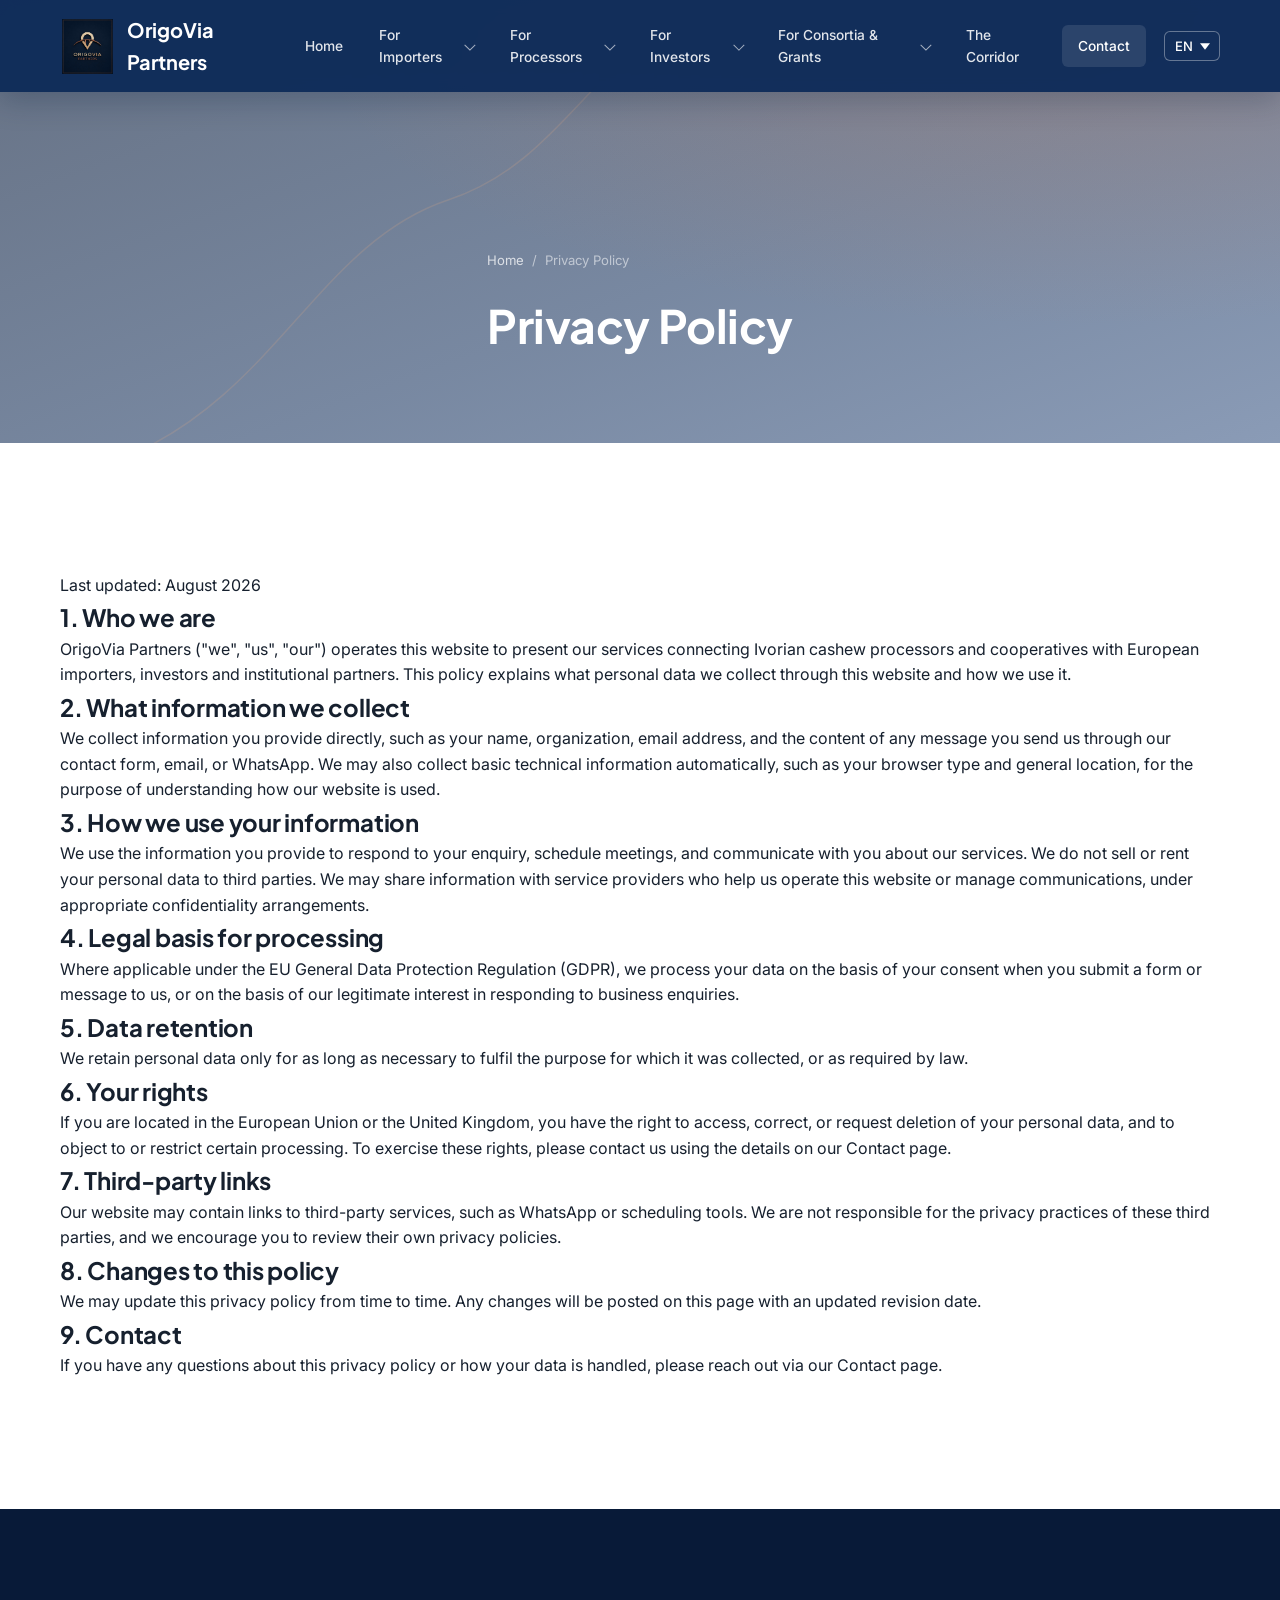
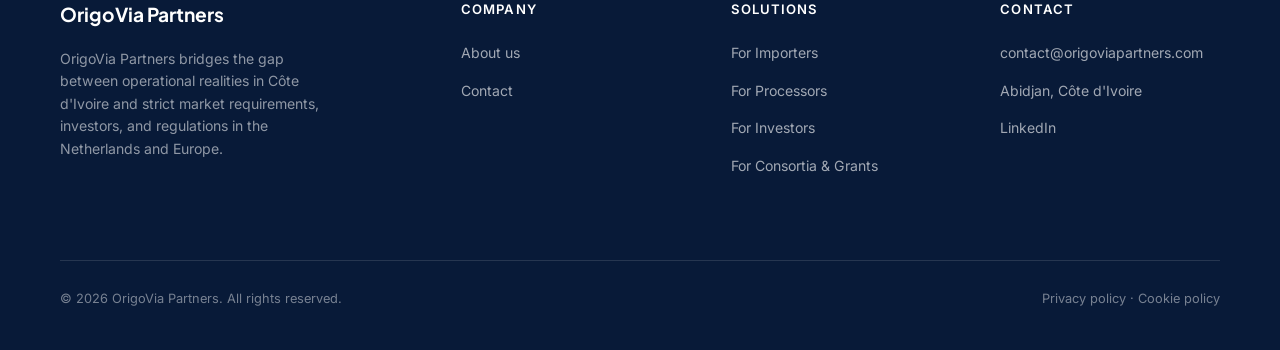
<file: privacy.html>
<!DOCTYPE html>
<html lang="en">
<!-- PAGE : Politique de confidentialité.
     Texte juridique standard dans .legal-content. À faire valider par le client ou un juriste avant toute modification de fond.
     Le menu (en-tête), le menu mobile et le pied de page sont COPIÉS à l'identique dans les 9 pages (pas de système d'include). Toute modification de ces blocs doit être répétée dans chaque fichier .html.
     Commentaires rédigés en français ; ils n'ont aucun effet sur l'affichage. -->
<head>
<meta charset="UTF-8">
<!-- Adaptation mobile : sans cette balise, le site s'affiche en version bureau réduite sur téléphone. -->
<meta name="viewport" content="width=device-width, initial-scale=1.0">
<!-- RÉFÉRENCEMENT (SEO) : titre de l'onglet et de Google, meta description, adresse canonique, aperçu de partage (Open Graph pour Facebook/LinkedIn/WhatsApp, Twitter). Textes propres à chaque page : les modifier page par page. L'adresse canonical doit rester celle du domaine principal du site. -->
<title>Privacy Policy — OrigoVia Partners</title>
<meta name="description" content="Privacy policy for the OrigoVia Partners website.">
<link rel="canonical" href="https://origoviapartners.com/privacy.html">
<meta name="robots" content="noindex,follow">
<meta property="og:type" content="website">
<meta property="og:title" content="Privacy Policy — OrigoVia Partners">
<meta property="og:description" content="Privacy policy for the OrigoVia Partners website.">
<meta property="og:url" content="https://origoviapartners.com/privacy.html">
<meta property="og:image" content="https://origoviapartners.com/assets/img/logo.jpeg">
<meta property="og:site_name" content="OrigoVia Partners">
<meta name="twitter:card" content="summary_large_image">
<meta name="twitter:title" content="Privacy Policy — OrigoVia Partners">
<meta name="twitter:description" content="Privacy policy for the OrigoVia Partners website.">
<!-- Polices Google Fonts (Plus Jakarta Sans pour les titres, Inter pour le texte). Si on change de police, modifier aussi les variables de police dans :root de assets/styles.css. -->
<link rel="preconnect" href="https://fonts.googleapis.com">
<link rel="preconnect" href="https://fonts.gstatic.com" crossorigin>
<link href="https://fonts.googleapis.com/css2?family=Plus+Jakarta+Sans:wght@500;600;700;800&family=Inter:wght@400;500;600&display=swap" rel="stylesheet">
<!-- Feuille de style unique du site : toutes les couleurs et mises en page sont dans assets/styles.css. -->
<link rel="stylesheet" href="assets/styles.css">
  <!-- Icône d'onglet (favicon). Elle pointe vers logo.jpeg ; l'idéal est un vrai fichier .png ou .ico carré. -->
  <link rel="icon" type="image/png" href="assets/img/logo.jpeg">
</head>
<body>

<!-- EN-TÊTE FIXE. Le menu (en-tête), le menu mobile et le pied de page sont COPIÉS à l'identique dans les 9 pages (pas de système d'include). Toute modification de ces blocs doit être répétée dans chaque fichier .html.
     L'id siteHeader est utilisé par main.js (classe scrolled au défilement). -->
<header id="siteHeader" class="solid">
  <div class="wrap navbar">
    <a href="index.html" class="logo">
      <span class="logo-mark"><img src="assets/img/logo.jpeg" alt="OrigoVia Partners"></span>
      OrigoVia Partners
    </a>
    <!-- Menu de bureau (caché sous 900 px). Pour ajouter une page : ajouter un <li> ici ET un bloc dans le menu mobile plus bas. -->
    <nav class="primary">
      <ul>
        <li><a href="index.html" class="top-link">Home</a></li>
        <li>
          <a href="for-importers.html" class="top-link">For Importers <span class="caret"></span></a>
          <!-- Sous-menu déroulant (affiché au survol par le CSS). Les liens du type page.html#id visent les sections qui portent cet id. -->
          <div class="dropdown">
            <a href="for-importers.html#sourcing">The value chain challenge</a>
            <a href="for-importers.html#quality">ESG &amp; due diligence</a>
            <a href="for-importers.html#contracts">Off-take contract governance</a>
            <a href="for-importers.html#tracking">Traceability synergy</a>
          </div>
        </li>
        <li>
          <a href="for-processors.html" class="top-link">For Processors <span class="caret"></span></a>
          <div class="dropdown">
            <a href="for-processors.html#supply">Market coupling</a>
            <a href="for-processors.html#volumes">European quality alignment</a>
            <a href="for-processors.html#traceability">Traceability &amp; chain alignment</a>
          </div>
        </li>
        <li>
          <a href="for-investors.html" class="top-link">For Investors <span class="caret"></span></a>
          <div class="dropdown">
            <a href="for-investors.html#scouting">Deal scouting</a>
            <a href="for-investors.html#due-diligence">Local due diligence &amp; ESG</a>
            <a href="for-investors.html#ta">TA management</a>
          </div>
        </li>
        <li>
          <a href="for-institutions.html" class="top-link">For Consortia &amp; Grants <span class="caret"></span></a>
          <div class="dropdown">
            <a href="for-institutions.html#consortium">Consortium formation</a>
            <a href="for-institutions.html#implementation">Local implementation</a>
            <a href="for-institutions.html#geodata">Practical traceability</a>
          </div>
        </li>
        <li><a href="corridor.html" class="top-link">The Corridor</a></li>
        <li><a href="contact.html" class="top-link active">Contact</a></li>
      </ul>
    </nav>
    <!-- Conteneur du widget Google Translate. Il est caché mais NE DOIT PAS être supprimé : sinon la traduction ne marche plus (voir main.js, section 5). -->
    <div id="google_translate_element" class="gt-hidden"></div>
    <!-- Sélecteur de langue. Pour ajouter une langue : une option ici, une option dans le sélecteur du menu mobile, et le code dans includedLanguages en bas de page. -->
    <select class="lang-switch" aria-label="Language">
      <option value="en">EN</option>
      <option value="fr">FR</option>
      <option value="nl">NL</option>
    </select>
    <!-- Bouton hamburger (mobile). Piloté par main.js, section 4. -->
    <button class="hamburger" id="hamburger" aria-label="Menu">
      <span></span><span></span><span></span>
    </button>
  </div>
</header>

<!-- MENU MOBILE : voile sombre puis panneau latéral. Doit contenir les mêmes pages que le menu de bureau. -->
<div class="mobile-nav-backdrop" id="mobileBackdrop"></div>
<nav class="mobile-nav" id="mobileNav">
  <select class="lang-switch" aria-label="Language">
    <option value="en">English</option>
    <option value="fr">Français</option>
    <option value="nl">Nederlands</option>
  </select>
  <a href="index.html">Home</a>
  <div class="mobile-nav-group">
    <a href="for-importers.html" class="mobile-nav-link">For Importers</a>
    <button type="button" class="mobile-nav-caret" aria-expanded="false" aria-label="Afficher le sous-menu For Importers"></button>
    <div class="sub-links" hidden>
      <a href="for-importers.html#sourcing">The value chain challenge</a>
      <a href="for-importers.html#quality">ESG &amp; due diligence</a>
      <a href="for-importers.html#contracts">Off-take contract governance</a>
      <a href="for-importers.html#tracking">Traceability synergy</a>
    </div>
  </div>
  <div class="mobile-nav-group">
    <a href="for-processors.html" class="mobile-nav-link">For Processors</a>
    <button type="button" class="mobile-nav-caret" aria-expanded="false" aria-label="Afficher le sous-menu For Processors"></button>
    <div class="sub-links" hidden>
      <a href="for-processors.html#supply">Market coupling</a>
      <a href="for-processors.html#volumes">European quality alignment</a>
      <a href="for-processors.html#traceability">Traceability &amp; chain alignment</a>
    </div>
  </div>
  <div class="mobile-nav-group">
    <a href="for-investors.html" class="mobile-nav-link">For Investors</a>
    <button type="button" class="mobile-nav-caret" aria-expanded="false" aria-label="Afficher le sous-menu For Investors"></button>
    <div class="sub-links" hidden>
      <a href="for-investors.html#scouting">Deal scouting</a>
      <a href="for-investors.html#due-diligence">Local due diligence &amp; ESG</a>
      <a href="for-investors.html#ta">TA management</a>
    </div>
  </div>
  <div class="mobile-nav-group">
    <a href="for-institutions.html" class="mobile-nav-link">For Consortia &amp; Grants</a>
    <button type="button" class="mobile-nav-caret" aria-expanded="false" aria-label="Afficher le sous-menu For Consortia &amp; Grants"></button>
    <div class="sub-links" hidden>
      <a href="for-institutions.html#consortium">Consortium formation</a>
      <a href="for-institutions.html#implementation">Local implementation</a>
      <a href="for-institutions.html#geodata">Practical traceability</a>
    </div>
  </div>
  <a href="corridor.html">The Corridor</a>
  <a href="contact.html">Contact</a>
</nav>

<!-- Section sur fond blanc. -->
<section class="page-banner" style="min-height:32vh;">
  <!-- Tracé décoratif animé (SVG) : purement visuel, sans lien avec les données. -->
  <div class="hero-route">
    <svg viewBox="0 0 1200 800" preserveAspectRatio="xMidYMid slice">
      <path class="route-path" d="M120,620 C260,560 300,420 420,380 C540,340 560,220 700,180 C820,150 900,220 1040,140" />
    </svg>
  </div>
  <div class="wrap">
    <div class="breadcrumb"><a href="index.html">Home</a> / <span>Privacy Policy</span></div>
    <h1>Privacy Policy</h1>
  </div>
</section>

<!-- Section sur fond blanc. Titre : « 1. Who we are ». -->
<section>
  <div class="wrap">
    <div class="legal-content">
      <p class="legal-updated">Last updated: August 2026</p>

      <h2>1. Who we are</h2>
      <p>OrigoVia Partners ("we", "us", "our") operates this website to present our services connecting Ivorian cashew processors and cooperatives with European importers, investors and institutional partners. This policy explains what personal data we collect through this website and how we use it.</p>

      <h2>2. What information we collect</h2>
      <p>We collect information you provide directly, such as your name, organization, email address, and the content of any message you send us through our contact form, email, or WhatsApp. We may also collect basic technical information automatically, such as your browser type and general location, for the purpose of understanding how our website is used.</p>

      <h2>3. How we use your information</h2>
      <p>We use the information you provide to respond to your enquiry, schedule meetings, and communicate with you about our services. We do not sell or rent your personal data to third parties. We may share information with service providers who help us operate this website or manage communications, under appropriate confidentiality arrangements.</p>

      <h2>4. Legal basis for processing</h2>
      <p>Where applicable under the EU General Data Protection Regulation (GDPR), we process your data on the basis of your consent when you submit a form or message to us, or on the basis of our legitimate interest in responding to business enquiries.</p>

      <h2>5. Data retention</h2>
      <p>We retain personal data only for as long as necessary to fulfil the purpose for which it was collected, or as required by law.</p>

      <h2>6. Your rights</h2>
      <p>If you are located in the European Union or the United Kingdom, you have the right to access, correct, or request deletion of your personal data, and to object to or restrict certain processing. To exercise these rights, please contact us using the details on our Contact page.</p>

      <h2>7. Third-party links</h2>
      <p>Our website may contain links to third-party services, such as WhatsApp or scheduling tools. We are not responsible for the privacy practices of these third parties, and we encourage you to review their own privacy policies.</p>

      <h2>8. Changes to this policy</h2>
      <p>We may update this privacy policy from time to time. Any changes will be posted on this page with an updated revision date.</p>

      <h2>9. Contact</h2>
      <p>If you have any questions about this privacy policy or how your data is handled, please reach out via our Contact page.</p>
    </div>
  </div>
</section>

<!-- PIED DE PAGE : colonnes de liens, e-mail contact@origoviapartners.com, lien LinkedIn. Copié dans les 9 pages. -->
<footer>
  <div class="wrap">
    <div class="footer-grid">
      <div>
        <div class="footer-logo">OrigoVia Partners</div>
        <p>OrigoVia Partners bridges the gap between operational realities in Côte d'Ivoire and strict market requirements, investors, and regulations in the Netherlands and Europe.</p>
      </div>
      <div class="footer-col">
        <h4>Company</h4>
        <ul><li><a href="index.html">About us</a></li><li><a href="contact.html">Contact</a></li></ul>
      </div>
      <div class="footer-col">
        <h4>Solutions</h4>
        <ul><li><a href="for-importers.html">For Importers</a></li><li><a href="for-processors.html">For Processors</a></li><li><a href="for-investors.html">For Investors</a></li><li><a href="for-institutions.html">For Consortia &amp; Grants</a></li></ul>
      </div>
      <div class="footer-col">
        <h4>Contact</h4>
        <ul><li><a href="mailto:contact@origoviapartners.com">contact@origoviapartners.com</a></li><li><a href="contact.html">Abidjan, Côte d'Ivoire</a></li><li><a href="https://www.linkedin.com/company/origovia-partners" target="_blank" rel="noopener">LinkedIn</a></li></ul>
      </div>
    </div>
    <!-- Ligne du bas du pied de page : droits d'auteur et liens légaux (privacy.html, cookies.html). -->
    <div class="footer-bottom">
      <span>© 2026 OrigoVia Partners. All rights reserved.</span>
      <span><a href="privacy.html" style="color:rgba(255,255,255,.45);">Privacy policy</a> · <a href="cookies.html" style="color:rgba(255,255,255,.45);">Cookie policy</a></span>
    </div>
  </div>
</footer>



<!-- SCRIPTS : main.js gère les animations, le menu mobile, le sélecteur de langue et les onglets (voir l'en-tête de assets/main.js). -->
<script src="assets/main.js"></script>
<!-- Initialisation de Google Translate : includedLanguages liste les langues proposées. Les traductions sont automatiques et peuvent contenir des erreurs. -->
<script type="text/javascript">
  function googleTranslateElementInit() {
    new google.translate.TranslateElement({
      pageLanguage: 'en',
      includedLanguages: 'fr,nl,pt,es,ar,zh-CN',
      layout: google.translate.TranslateElement.InlineLayout.SIMPLE,
      autoDisplay: false
    }, 'google_translate_element');
  }
</script>
<!-- Script externe de Google (seule dépendance tierce avec Google Fonts). Il fait que Google reçoit les visites des pages : à mentionner dans la politique de confidentialité. -->
<script type="text/javascript" src="https://translate.google.com/translate_a/element.js?cb=googleTranslateElementInit"></script>
</body>
</html>
</file>
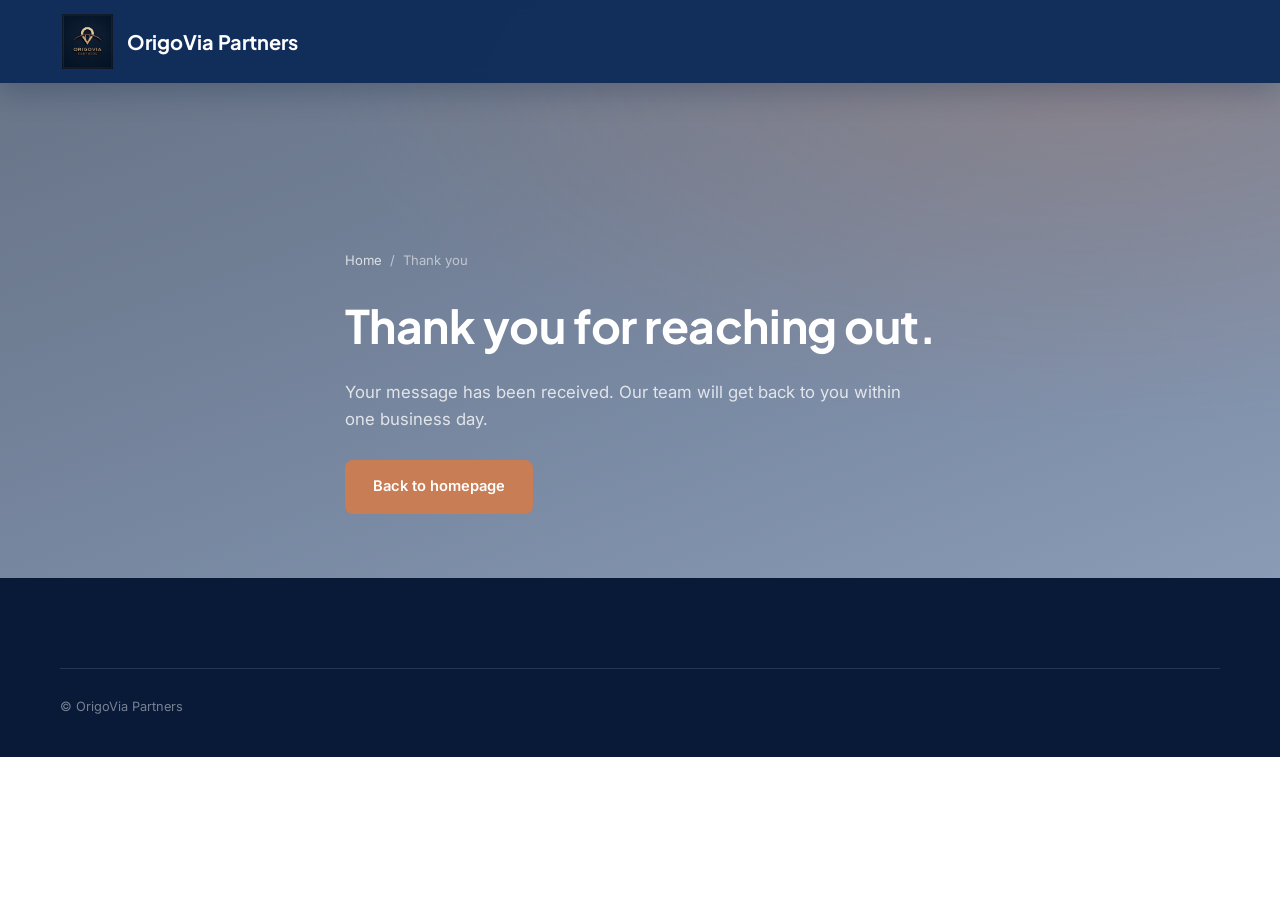
<file: thank-you.html>
<!DOCTYPE html>
<html lang="en">
<!-- PAGE : Merci (thank-you.html). Affichée après l'envoi du formulaire de contact (action du formulaire dans contact.html). Non indexée par Google (robots noindex). -->
<head>
<meta charset="UTF-8">
<meta name="viewport" content="width=device-width, initial-scale=1.0">
<title>Thank You — OrigoVia Partners</title>
<meta name="description" content="Thank you for contacting OrigoVia Partners. We will get back to you shortly.">
<link rel="canonical" href="https://origoviapartners.com/thank-you.html">
<meta name="robots" content="noindex,follow">
<meta property="og:type" content="website">
<meta property="og:title" content="Thank You — OrigoVia Partners">
<meta property="og:description" content="Thank you for contacting OrigoVia Partners. We will get back to you shortly.">
<meta property="og:url" content="https://origoviapartners.com/thank-you.html">
<meta property="og:image" content="https://origoviapartners.com/assets/img/logo.jpeg">
<meta property="og:site_name" content="OrigoVia Partners">
<meta name="twitter:card" content="summary_large_image">
<meta name="twitter:title" content="Thank You — OrigoVia Partners">
<meta name="twitter:description" content="Thank you for contacting OrigoVia Partners. We will get back to you shortly.">
<link rel="preconnect" href="https://fonts.googleapis.com">
<link rel="preconnect" href="https://fonts.gstatic.com" crossorigin>
<link href="https://fonts.googleapis.com/css2?family=Plus+Jakarta+Sans:wght@500;600;700;800&family=Inter:wght@400;500;600&display=swap" rel="stylesheet">
<link rel="stylesheet" href="assets/styles.css">
<link rel="icon" type="image/png" href="assets/img/logo.jpeg">
</head>
<body>

<header id="siteHeader" class="solid">
  <div class="wrap navbar">
    <a href="index.html" class="logo">
      <span class="logo-mark"><img src="assets/img/logo.jpeg" alt="OrigoVia Partners"></span>
      OrigoVia Partners
    </a>
  </div>
</header>

<section class="page-banner">
  <div class="wrap">
    <div class="breadcrumb"><a href="index.html">Home</a> / <span>Thank you</span></div>
    <h1>Thank you for reaching out.</h1>
    <p class="lead">Your message has been received. Our team will get back to you within one business day.</p>
    <div class="hero-actions" style="margin-top:28px;display:flex;gap:14px;flex-wrap:wrap;">
      <a href="index.html" class="btn btn-primary">Back to homepage</a>
    </div>
  </div>
</section>

<footer>
  <div class="wrap">
    <div class="footer-bottom">
      <p>&copy; OrigoVia Partners</p>
    </div>
  </div>
</footer>

</body>
</html>
</file>
<file: assets/styles.css>
/* ===========================================================
   OrigoVia Partners : feuille de style commune (design system)
   ===========================================================
   Cette feuille est chargée par les 9 pages avec
   <link rel="stylesheet" href="assets/styles.css">.
   Palette : bleu marine #0F2C59 / terracotta #C87D55 / gris clair #F8F9FA
   Polices : Plus Jakarta Sans (titres) + Inter (texte courant)

   Plan du fichier :
     1. Variables, réinitialisation, conteneur
     2. Navigation de bureau
     3. Hero d'accueil et bannières des pages intérieures
     4. Sections génériques, chiffres clés, cartes, étapes
     5. Bannières citation, trust bar, statistiques
     6. Formulaire de contact, pied de page
     7. Animation d'apparition et adaptation aux écrans (media queries)
     8. Ajouts : carte du corridor, composants des pages de service
     9. Menu mobile et sélecteur de langue
    10. Tableau comparatif (page For Processors)
    11. Règle qui masque le badge Netlify

   Pour changer une couleur de marque, modifiez les variables de :root
   ci-dessous plutôt que les valeurs dans chaque règle.
   =========================================================== */
:root{
  /* Couleurs de marque : modifier ici change la couleur sur tout le site. */
  --navy: #0F2C59;
  --navy-deep: #081A38;
  --navy-mid: #16386E;
  --terracotta: #C87D55;
  --terracotta-light: #E3A981;
  --bg-light: #F8F9FA;
  --bg-white: #FFFFFF;
  /* Couleurs du texte (principal et atténué) */
  --ink: #16202E;
  --ink-soft: #5C6472;
  /* Couleur des filets et des bordures */
  --line: #E4E7EC;
  /* Polices (chargées depuis Google Fonts dans le <head> de chaque page) */
  --display: 'Plus Jakarta Sans', sans-serif;
  --body: 'Inter', sans-serif;
}
/* Réinitialisation de base : supprime les marges par défaut et inclut les bordures dans les largeurs. */
*{margin:0;padding:0;box-sizing:border-box;}
/* Défilement fluide pour les liens #ancre (coupé plus bas si le visiteur réduit les animations). */
html{scroll-behavior:smooth;}
body{font-family:var(--body);color:var(--ink);background:var(--bg-white);line-height:1.6;overflow-x:hidden;}
img{max-width:100%;display:block;}
a{text-decoration:none;color:inherit;}
ul{list-style:none;}
/* .wrap : conteneur centré de 1240 px maximum, utilisé dans presque toutes les sections. */
.wrap{max-width:1240px;margin:0 auto;padding:0 40px;}
h1,h2,h3{font-family:var(--display);letter-spacing:-0.01em;}

/* ---------- NAV ---------- */
/* En-tête fixe en haut de page. La classe .scrolled est ajoutée par main.js au défilement ; .solid est écrite directement dans le HTML des pages intérieures. */
header{position:fixed;top:0;left:0;right:0;z-index:100;transition:background .35s ease, box-shadow .35s ease, padding .35s ease;padding:26px 0;}
header.scrolled, header.solid{background:rgba(15,44,89,0.97);box-shadow:0 8px 30px rgba(8,26,56,.25);padding:14px 0;backdrop-filter:blur(6px);}
.navbar{display:flex;align-items:center;justify-content:space-between;}
/* Logo (image + nom) en haut à gauche de l'en-tête. */
.logo{
    font-family:var(--display);
    font-weight:700;
    font-size:1.25rem;
    color:#fff;
    display:flex;
    align-items:center;
    gap:12px;
}

.logo-mark{
    width:55px;
    height:55px;
    flex-shrink:0;
    display:flex;
    align-items:center;
    justify-content:center;
}

.logo-mark svg{
    width:100%;
    height:100%;
}

.logo-mark img{
    width:100%;
    height:100%;
    max-height:55px;
    object-fit:contain;
    display:block;
}

/* Menu principal de bureau. Il est caché sous 900 px (voir plus bas) et remplacé par le menu mobile. */
nav.primary{
    display:flex;
    gap:6px;
}
nav.primary > ul{display:flex;align-items:center;gap:4px;}
nav.primary li{position:relative;}
nav.primary a.top-link{color:rgba(255,255,255,.88);font-size:.86rem;font-weight:500;padding:10px 16px;display:flex;align-items:center;gap:6px;border-radius:6px;transition:background .2s;}
nav.primary a.top-link.active{color:#fff;background:rgba(255,255,255,.1);}
nav.primary a.top-link:hover{background:rgba(255,255,255,.08);color:#fff;}
/* Petite flèche des entrées de menu qui ont un sous-menu. */
.caret{width:8px;height:8px;border-right:1.5px solid currentColor;border-bottom:1.5px solid currentColor;transform:rotate(45deg);margin-top:-3px;opacity:.7;}
/* Sous-menu déroulant : caché par défaut, affiché au survol de l'élément parent (règle suivante). */
.dropdown{position:absolute;top:calc(100% + 10px);left:0;min-width:230px;background:#fff;border-radius:10px;box-shadow:0 20px 45px rgba(8,26,56,.18);padding:10px;opacity:0;visibility:hidden;transform:translateY(8px);transition:all .22s ease;}
li:hover .dropdown{opacity:1;visibility:visible;transform:translateY(0);}
.dropdown a{display:block;padding:11px 14px;border-radius:7px;font-size:.86rem;color:var(--navy);font-weight:500;}
.dropdown a:hover{background:var(--bg-light);color:var(--terracotta);}
/* .nav-cta : bouton d'action de l'en-tête. Non utilisé dans le HTML actuel (réservé pour un futur bouton Contact). */
.nav-cta{background:var(--terracotta);color:#fff;padding:11px 22px;border-radius:7px;font-size:.85rem;font-weight:600;margin-left:12px;transition:background .2s;}
.nav-cta:hover{background:#b56a45;}

/* ---------- HOMEPAGE HERO ---------- */
/* Bloc d'accueil plein écran : image de fond (.section-bg), voile en dégradé (::before) et tracé animé de la route (.hero-route). */
.hero{position:relative;min-height:100vh;display:flex;align-items:center;overflow:hidden;}
.hero::before{content:'';position:absolute;inset:0;z-index:1;background-image:
  radial-gradient(ellipse at 15% 20%, rgba(200,125,85,.28), transparent 45%),
  linear-gradient(160deg, rgba(8,26,56,.62) 0%, rgba(15,44,89,.56) 55%, rgba(22,56,110,.5) 100%);}
/* Image de fond qui couvre toute la section (hero et bannières). */
.section-bg{position:absolute;inset:0;width:100%;height:100%;object-fit:cover;z-index:0;}
.hero-route{position:absolute;inset:0;width:100%;height:100%;opacity:.55;z-index:1;}
.hero-route svg{width:100%;height:100%;}
/* Tracé animé : le trait se dessine peu à peu (animation draw), puis les points apparaissent (fadein). */
.route-path{fill:none;stroke:var(--terracotta-light);stroke-width:1.4;stroke-dasharray:1000;stroke-dashoffset:1000;opacity:.55;animation:draw 3.5s ease forwards .4s;}
@keyframes draw{to{stroke-dashoffset:0;}}
.route-node{fill:var(--terracotta);opacity:0;animation:fadein .6s ease forwards;}
@keyframes fadein{to{opacity:1;}}
.hero-content{position:relative;z-index:2;padding-top:80px;}
/* .eyebrow : petit texte en majuscules placé au-dessus d'un titre. */
.eyebrow{color:var(--terracotta-light);font-size:.78rem;font-weight:600;letter-spacing:.14em;text-transform:uppercase;margin-bottom:22px;display:flex;align-items:center;gap:10px;}
.eyebrow::before{content:"";width:28px;height:1px;background:var(--terracotta-light);}
.hero h1{color:#fff;font-size:clamp(2.4rem, 4.6vw, 4.1rem);font-weight:700;line-height:1.08;max-width:820px;margin-bottom:26px;}
.hero h1 em{color:var(--terracotta-light);font-style:normal;}
.hero p.lead{color:rgba(255,255,255,.78);font-size:1.12rem;max-width:560px;margin-bottom:42px;font-weight:400;}
.cta-row{display:flex;gap:16px;flex-wrap:wrap;}
/* Boutons : .btn-primary (terracotta, plein) et .btn-ghost (contour blanc, pour fonds sombres). */
.btn{display:inline-flex;align-items:center;gap:10px;padding:15px 28px;border-radius:8px;font-size:.92rem;font-weight:600;transition:all .22s ease;}
.btn-primary{background:var(--terracotta);color:#fff;}
.btn-primary:hover{background:#b56a45;transform:translateY(-2px);}
.btn-ghost{border:1px solid rgba(255,255,255,.35);color:#fff;}
.btn-ghost:hover{background:rgba(255,255,255,.1);border-color:rgba(255,255,255,.6);}
/* Indication 'Scroll' en bas du hero (page d'accueil uniquement). */
.scroll-cue{position:absolute;bottom:38px;left:50%;transform:translateX(-50%);color:rgba(255,255,255,.55);font-size:.72rem;letter-spacing:.12em;text-transform:uppercase;display:flex;flex-direction:column;align-items:center;gap:10px;z-index:2;}
.scroll-cue .line{width:1px;height:34px;background:linear-gradient(to bottom, rgba(255,255,255,.6), transparent);animation:pulse 2s infinite;}
@keyframes pulse{0%,100%{opacity:.4;}50%{opacity:1;}}

/* ---------- INNER PAGE BANNER (For Importers / Processors / About / Contact) ---------- */
/* Bannière des pages intérieures : même principe que le hero, mais plus basse (46 % de la hauteur de l'écran). */
.page-banner{position:relative;min-height:46vh;display:flex;align-items:flex-end;padding-bottom:64px;overflow:hidden;margin-top:0;}
.page-banner::before{content:'';position:absolute;inset:0;z-index:1;background-image:
  radial-gradient(ellipse at 85% 10%, rgba(200,125,85,.24), transparent 50%),
  linear-gradient(160deg, rgba(8,26,56,.62) 0%, rgba(15,44,89,.56) 60%, rgba(22,56,110,.5) 100%);}
.page-banner .hero-route{opacity:.35;}
.page-banner .wrap{position:relative;z-index:2;padding-top:120px;}
.page-banner h1{color:#fff;font-size:clamp(2rem,3.6vw,3rem);font-weight:700;max-width:760px;margin-bottom:16px;}
.page-banner p.lead{color:rgba(255,255,255,.78);font-size:1.05rem;max-width:560px;margin-bottom:0;}
/* Fil d'Ariane (Home / Page) dans la bannière. */
.breadcrumb{display:flex;gap:8px;align-items:center;color:rgba(255,255,255,.55);font-size:.82rem;margin-bottom:18px;}
.breadcrumb a{color:rgba(255,255,255,.75);}
.breadcrumb a:hover{color:var(--terracotta-light);}

/* ---------- SECTIONS GENERIC ---------- */
/* ATTENTION : cette règle s'applique à TOUTES les balises <section> (130 px de marge verticale). Pour une section différente, utilisez un style en ligne ou une classe dédiée. */
section{padding:130px 0;}
/* .section-light : fond gris très clair, pour alterner avec les sections blanches. */
.section-light{background:var(--bg-light);}
/* .section-head : bloc de titre d'une section (eyebrow + h2 + texte). */
.section-head{max-width:640px;margin-bottom:70px;}
.section-head .eyebrow{color:var(--terracotta);}
.section-head .eyebrow::before{background:var(--terracotta);}
.section-head h2{color:var(--navy);font-size:clamp(1.8rem,3vw,2.6rem);font-weight:700;line-height:1.18;margin-bottom:18px;}
.section-head p{color:var(--ink-soft);font-size:1.02rem;}
.section-head.center{margin-left:auto;margin-right:auto;text-align:center;}

/* ---------- KPI BAND ---------- */
/* Bande bleue de chiffres clés. Les nombres sont animés par main.js (attributs data-target et data-suffix dans le HTML). */
.kpi-band{background:var(--navy);position:relative;padding:90px 0;overflow:hidden;}
.kpi-band::before{content:"";position:absolute;inset:0;background:radial-gradient(ellipse at 85% 30%, rgba(200,125,85,.14), transparent 50%);}
.kpi-grid{position:relative;display:grid;grid-template-columns:repeat(4,1fr);gap:0;}
.kpi{text-align:left;padding:0 34px;border-left:1px solid rgba(255,255,255,.14);}
.kpi:first-child{border-left:none;padding-left:0;}
.kpi .num{font-family:var(--display);font-size:clamp(2.1rem,3.4vw,3rem);font-weight:800;color:var(--terracotta-light);line-height:1;margin-bottom:10px;}
.kpi .label{color:rgba(255,255,255,.75);font-size:.86rem;font-weight:500;max-width:180px;}

/* ---------- CARDS ---------- */
/* Grille de cartes : 4 colonnes par défaut ; .cols-2 pour 2 colonnes (.cols-3 existe mais n'est pas utilisé). Passe à 2 puis 1 colonne sur petits écrans. */
.card-grid{display:grid;grid-template-columns:repeat(4,1fr);gap:26px;}
.card-grid.cols-3{grid-template-columns:repeat(3,1fr);}
.card-grid.cols-2{grid-template-columns:repeat(2,1fr);}
/* Une carte : fond blanc, léger soulèvement au survol. */
.card{background:#fff;border:1px solid var(--line);border-radius:14px;padding:38px 30px;transition:transform .25s ease, box-shadow .25s ease, border-color .25s ease;}
.card:hover{transform:translateY(-6px);box-shadow:0 24px 50px rgba(15,44,89,.1);border-color:transparent;}
.card-icon{width:46px;height:46px;border-radius:10px;background:linear-gradient(135deg,var(--navy),var(--navy-mid));display:flex;align-items:center;justify-content:center;margin-bottom:24px;}
.card-icon svg{width:22px;height:22px;stroke:var(--terracotta-light);}
.card h3{color:var(--navy);font-size:1.12rem;font-weight:700;margin-bottom:12px;}
.card p{color:var(--ink-soft);font-size:.92rem;margin-bottom:20px;}
.card a.card-link{font-size:.84rem;font-weight:600;color:var(--terracotta);display:inline-flex;align-items:center;gap:6px;}
.card a.card-link .arrow{transition:transform .2s;}
.card:hover a.card-link .arrow{transform:translateX(4px);}

/* ---------- NUMBERED STEP LIST (process) ---------- */
/* Liste d'étapes numérotées (.step-list et .step). Non utilisée dans les pages actuelles. */
.step-list{display:flex;flex-direction:column;}
.step{display:grid;grid-template-columns:70px 1fr;gap:28px;padding:34px 0;border-top:1px dashed #C9CFD8;}
.step:first-child{border-top:none;}
.step .step-num{font-family:var(--display);font-weight:800;font-size:1.4rem;color:var(--terracotta);}
.step h3{color:var(--navy);font-size:1.08rem;margin-bottom:8px;}
.step p{color:var(--ink-soft);font-size:.94rem;max-width:640px;}

/* ---------- PARALLAX BANNER ---------- */
/* Bannière 'citation' sur fond bleu (pages For ...). Le dessin de carte est un SVG placé dans .map-overlay. */
.parallax-banner{position:relative;min-height:64vh;display:flex;align-items:center;background:
  linear-gradient(160deg, rgba(8,26,56,.92), rgba(15,44,89,.85)), var(--navy);
  background-attachment:fixed;background-size:cover;background-position:center;overflow:hidden;}
.parallax-banner.short{min-height:40vh;}
.parallax-banner .map-overlay{position:absolute;inset:0;opacity:.35;}
.parallax-banner .wrap{position:relative;z-index:2;}
.quote{max-width:760px;}
.quote .mark{font-family:var(--display);font-size:3.4rem;color:var(--terracotta);line-height:.5;margin-bottom:26px;display:block;}
.quote p{color:#fff;font-size:clamp(1.35rem,2.4vw,1.9rem);font-weight:600;font-family:var(--display);line-height:1.4;margin-bottom:26px;}
.quote .attribution{color:rgba(255,255,255,.65);font-size:.88rem;}

/* ---------- ORIGINS / TWO-COL LAYOUT ---------- */
/* Mise en page à deux colonnes (texte + visuel) de la section 'About' de l'accueil. Les classes .origin-list et .map-visual ne sont pas utilisées aujourd'hui. */
.origins-layout{display:grid;grid-template-columns:1fr 1fr;gap:70px;align-items:center;}
.origin-list{display:grid;grid-template-columns:1fr 1fr;gap:22px 30px;margin-top:36px;}
.origin-item{border-top:1px dashed #C9CFD8;padding-top:16px;}
.origin-item .commodity{color:var(--navy);font-weight:700;font-size:.98rem;margin-bottom:4px;}
.origin-item .region{color:var(--ink-soft);font-size:.84rem;}
.map-visual{background:linear-gradient(160deg,var(--navy),var(--navy-deep));border-radius:20px;padding:50px;aspect-ratio:1/1;display:flex;align-items:center;justify-content:center;position:relative;overflow:hidden;}
.map-visual svg{width:100%;height:100%;}

/* ---------- TRUST BAR ---------- */
/* Barre 'Standards we operate under' (page d'accueil). Les .badge sont du texte stylé, pas de vrais logos : pour afficher un logo officiel, remplacer le texte d'un .badge par une balise <img>. */
.trust-bar{background:var(--bg-white);padding:70px 0;border-top:1px solid var(--line);border-bottom:1px solid var(--line);}
.trust-label{text-align:center;color:var(--ink-soft);font-size:.8rem;letter-spacing:.1em;text-transform:uppercase;margin-bottom:38px;font-weight:600;}
.badge-row{display:flex;justify-content:center;align-items:center;flex-wrap:wrap;gap:16px;}
.badge{border:1px solid var(--line);border-radius:8px;padding:14px 22px;font-family:var(--display);font-weight:700;font-size:.86rem;color:var(--navy);letter-spacing:.02em;display:flex;align-items:center;gap:8px;}
.badge .dot{width:7px;height:7px;border-radius:50%;background:var(--terracotta);}

/* ---------- STAT ROW (compact, for inner pages) ---------- */
/* Rangée de 3 statistiques compactes (pages For Importers et For Processors). */
.stat-row{display:grid;grid-template-columns:repeat(3,1fr);gap:30px;}
.stat{border-top:2px solid var(--terracotta);padding-top:18px;}
.stat .num{font-family:var(--display);font-size:2.2rem;font-weight:800;color:var(--navy);}
.stat .label{color:var(--ink-soft);font-size:.86rem;margin-top:6px;}

/* ---------- FORM (contact) ---------- */
/* Formulaire et coordonnées de contact (contact.html). Chaque champ est dans un <div class="field">. */
.form-grid{display:grid;grid-template-columns:1fr 1fr;gap:70px;align-items:flex-start;}
.field{margin-bottom:22px;}
.field label{display:block;font-size:.82rem;font-weight:600;color:var(--navy);margin-bottom:8px;}
.field input, .field select, .field textarea{width:100%;padding:14px 16px;border:1px solid var(--line);border-radius:8px;font-family:var(--body);font-size:.94rem;color:var(--ink);background:#fff;transition:border-color .2s;}
.field input:focus, .field select:focus, .field textarea:focus{outline:none;border-color:var(--terracotta);}
.field textarea{resize:vertical;min-height:120px;}
.contact-info-item{display:flex;gap:18px;padding:22px 0;border-top:1px dashed #C9CFD8;}
.contact-info-item:first-child{border-top:none;}
.contact-info-item .ci-icon{width:38px;height:38px;border-radius:9px;background:var(--bg-light);display:flex;align-items:center;justify-content:center;flex-shrink:0;}
.contact-info-item .ci-icon svg{width:18px;height:18px;stroke:var(--terracotta);}
.contact-info-item h4{color:var(--navy);font-size:.96rem;margin-bottom:4px;}
.contact-info-item p{color:var(--ink-soft);font-size:.9rem;}

/* ---------- TEAM GRID (about) ---------- */
/* Équipe (.team-grid) : style prévu pour une page 'About' absente de la structure actuelle. Non utilisé aujourd'hui. */
.team-grid{display:grid;grid-template-columns:repeat(4,1fr);gap:26px;}
.team-card{text-align:left;}
.team-photo{aspect-ratio:1/1;border-radius:14px;background:linear-gradient(150deg,var(--navy),var(--navy-mid));margin-bottom:18px;position:relative;overflow:hidden;display:flex;align-items:center;justify-content:center;}
.team-photo svg{width:38%;opacity:.5;}
.team-card h4{color:var(--navy);font-size:.98rem;margin-bottom:4px;}
.team-card .role{color:var(--terracotta);font-size:.82rem;font-weight:600;}

/* ---------- TIMELINE (about) ---------- */
/* Chronologie (.timeline) : non utilisée aujourd'hui. */
.timeline{position:relative;padding-left:36px;border-left:2px solid var(--line);}
.timeline-item{position:relative;padding-bottom:44px;}
.timeline-item:last-child{padding-bottom:0;}
.timeline-item::before{content:"";position:absolute;left:-42px;top:2px;width:12px;height:12px;border-radius:50%;background:var(--terracotta);border:3px solid #fff;box-shadow:0 0 0 2px var(--terracotta);}
.timeline-item .year{font-family:var(--display);font-weight:800;color:var(--navy);font-size:1.1rem;margin-bottom:6px;}
.timeline-item p{color:var(--ink-soft);font-size:.92rem;max-width:560px;}

/* ---------- CTA BANNER ---------- */
/* Bandeau d'appel à l'action en bas de page (fond terracotta). */
.cta-banner{background:linear-gradient(120deg,var(--terracotta),#b56a45);padding:90px 0;}
.cta-inner{display:flex;justify-content:space-between;align-items:center;gap:40px;flex-wrap:wrap;}
.cta-inner h2{color:#fff;font-size:clamp(1.6rem,2.6vw,2.3rem);max-width:520px;line-height:1.25;}
.cta-inner .btn-primary{background:var(--navy);}
.cta-inner .btn-primary:hover{background:var(--navy-deep);}

/* ---------- FOOTER ---------- */
/* Pied de page commun aux 9 pages (4 colonnes : présentation, Company, Solutions, Contact). */
footer{background:var(--navy-deep);color:rgba(255,255,255,.7);padding:90px 0 40px;}
.footer-grid{display:grid;grid-template-columns:1.6fr 1fr 1fr 1fr;gap:50px;margin-bottom:70px;}
.footer-logo{color:#fff;font-family:var(--display);font-weight:700;font-size:1.2rem;margin-bottom:18px;}
.footer-grid p{font-size:.88rem;max-width:280px;color:rgba(255,255,255,.55);}
.footer-col h4{color:#fff;font-size:.82rem;letter-spacing:.08em;text-transform:uppercase;margin-bottom:20px;font-weight:600;}
.footer-col ul li{margin-bottom:12px;}
.footer-col a{font-size:.88rem;color:rgba(255,255,255,.62);transition:color .2s;}
.footer-col a:hover{color:var(--terracotta-light);}
.footer-bottom{border-top:1px solid rgba(255,255,255,.12);padding-top:28px;display:flex;justify-content:space-between;flex-wrap:wrap;gap:16px;font-size:.8rem;color:rgba(255,255,255,.45);}

/* ---------- REVEAL ---------- */
/* Animation d'apparition : l'élément est invisible et décalé de 24 px ; main.js ajoute la classe .in quand il devient visible. */
.reveal{opacity:0;transform:translateY(24px);transition:opacity .7s ease, transform .7s ease;}
.reveal.in{opacity:1;transform:translateY(0);}

/* ---------- RESPONSIVE ---------- */
/* Adaptation aux écrans : tablette et mobile (900 px), puis petit mobile (600 px). */
@media (max-width:900px){
  nav.primary{display:none;}
  .kpi-grid{grid-template-columns:repeat(2,1fr);gap:32px 0;}
  .kpi{border-left:none;padding:0;border-top:1px solid rgba(255,255,255,.14);padding-top:24px;}
  .kpi:first-child,.kpi:nth-child(2){border-top:none;padding-top:0;}
  .card-grid, .card-grid.cols-3{grid-template-columns:1fr 1fr;}
  .origins-layout{grid-template-columns:1fr;}
  .footer-grid{grid-template-columns:1fr 1fr;}
  .form-grid{grid-template-columns:1fr;gap:50px;}
  .team-grid{grid-template-columns:1fr 1fr;}
  .stat-row{grid-template-columns:1fr;gap:22px;}
}
@media (max-width:600px){
  .wrap{padding:0 22px;}
  section{padding:90px 0;}
  .card-grid, .card-grid.cols-3, .card-grid.cols-2{grid-template-columns:1fr;}
  .origin-list{grid-template-columns:1fr;}
  .footer-grid{grid-template-columns:1fr;gap:36px;}
  .cta-inner{flex-direction:column;align-items:flex-start;}
  .team-grid{grid-template-columns:1fr;}
  .step{grid-template-columns:1fr;gap:10px;}
  .compare-block{padding:26px 22px;}
  .mobile-nav{width:100vw;padding:90px 22px 40px;}
}
/* Accessibilité : si le visiteur a demandé moins d'animations dans son système, on les désactive. */
@media (prefers-reduced-motion: reduce){
  html{scroll-behavior:auto;}
  .route-path,.scroll-cue .line,.reveal{animation:none !important;transition:none !important;opacity:1 !important;transform:none !important;}
  .parallax-banner{background-attachment:scroll;}
}

/* ===========================================================
   ADDITIONS — Corridor map + Service benchmark pages
   =========================================================== */

/* ---------- CORRIDOR MAP ---------- */
/* Carte interactive du corridor (corridor.html). Chaque .pin (point) ouvre une fenêtre d'information ; la logique est dans le script en ligne de corridor.html. */
.corridor-section{background:linear-gradient(180deg, var(--navy-deep) 0%, #06152C 100%);padding:70px 0 110px;position:relative;overflow:hidden;}
.corridor-map{position:relative;margin-top:60px;border-radius:20px;border:1px solid rgba(255,255,255,.08);background:radial-gradient(ellipse at 20% 30%, rgba(200,125,85,.1), transparent 55%), radial-gradient(ellipse at 85% 60%, rgba(227,169,129,.08), transparent 50%);padding:0;overflow:hidden;}
.corridor-map svg{display:block;width:100%;height:auto;}
.corridor-zone-label{fill:rgba(255,255,255,.34);font-family:'Inter',sans-serif;font-size:12px;letter-spacing:2px;text-transform:uppercase;}
.corridor-route{fill:none;stroke:var(--terracotta-light);stroke-width:1.4;stroke-dasharray:1000;stroke-dashoffset:1000;opacity:.7;animation:draw 3s ease forwards .3s;}
.pin{cursor:pointer;}
.pin-ring{fill:none;stroke:var(--terracotta);stroke-width:1.5;opacity:.5;transform-origin:center;animation:pinpulse 2.4s ease-out infinite;}
.pin-ring.d2{animation-delay:.8s;}
.pin-ring.d3{animation-delay:1.6s;}
@keyframes pinpulse{0%{r:6;opacity:.6;}100%{r:22;opacity:0;}}
.pin-dot{fill:var(--terracotta-light);}
.pin.active .pin-dot{fill:#fff;}
.pin-label{fill:#fff;font-family:'Plus Jakarta Sans',sans-serif;font-weight:700;font-size:13px;}
.pin-sub{fill:rgba(255,255,255,.55);font-family:'Inter',sans-serif;font-size:10.5px;}
.corridor-hint{text-align:center;color:rgba(255,255,255,.4);font-size:.78rem;margin-top:22px;letter-spacing:.04em;}

/* Fenêtre d'information (popup) ouverte au clic sur un point de la carte ; la classe .open l'affiche. */
.popup-overlay{position:fixed;inset:0;background:rgba(6,21,44,.6);backdrop-filter:blur(2px);z-index:200;display:none;align-items:center;justify-content:center;padding:24px;}
.popup-overlay.open{display:flex;}
.popup-card{background:#fff;border-radius:16px;max-width:400px;width:100%;padding:34px;position:relative;box-shadow:0 30px 80px rgba(0,0,0,.4);}
.popup-card .popup-eyebrow{color:var(--terracotta);font-size:.76rem;font-weight:700;letter-spacing:.1em;text-transform:uppercase;margin-bottom:10px;}
.popup-card h3{color:var(--navy);font-size:1.18rem;margin-bottom:12px;}
.popup-card p{color:var(--ink-soft);font-size:.92rem;}
.popup-close{position:absolute;top:16px;right:16px;width:32px;height:32px;border-radius:50%;background:var(--bg-light);border:none;cursor:pointer;font-size:1rem;color:var(--ink-soft);display:flex;align-items:center;justify-content:center;transition:background .2s;}
.popup-close:hover{background:var(--line);}

/* ---------- KPI TAG BLOCKS (bracket style) ---------- */
/* Étiquettes de chiffres clés avec crochets (pages For Investors et For Processors). */
.kpi-tag-row{display:flex;flex-wrap:wrap;gap:16px;margin-bottom:10px;}
.kpi-tag{background:var(--navy);color:#fff;border-radius:10px;padding:16px 24px;font-family:var(--display);font-weight:700;font-size:1.05rem;display:flex;align-items:center;gap:4px;}
.kpi-tag .bracket{color:var(--terracotta-light);font-weight:800;}
.kpi-tag.light{background:var(--bg-light);color:var(--navy);border:1px solid var(--line);}
.kpi-tag.light .bracket{color:var(--terracotta);}

/* ---------- COMPARISON BAR (broker vs direct) ---------- */
/* Barres de comparaison 'broker' contre 'direct' (page For Processors). */
.compare-block{background:var(--bg-light);border-radius:16px;padding:40px;}
.compare-row{margin-bottom:26px;}
.compare-row:last-child{margin-bottom:0;}
.compare-row .compare-label{display:flex;justify-content:space-between;font-size:.9rem;font-weight:600;color:var(--navy);margin-bottom:10px;}
.compare-row .compare-track{background:#E4E7EC;border-radius:20px;height:14px;overflow:hidden;}
.compare-row .compare-fill{height:100%;border-radius:20px;background:linear-gradient(90deg,var(--terracotta),var(--terracotta-light));}
.compare-row .compare-fill.alt{background:linear-gradient(90deg,var(--navy),var(--navy-mid));}

/* ---------- ICON STAT ROW (KOR, moisture, etc.) ---------- */
/* Grille d'icônes de statistiques (pages For Importers et For Processors). */
.icon-stat-row{display:grid;grid-template-columns:repeat(4,1fr);gap:20px;}
.icon-stat{text-align:center;padding:26px 14px;border:1px solid var(--line);border-radius:12px;}
.icon-stat .ic{width:40px;height:40px;margin:0 auto 14px;color:var(--terracotta);}
.icon-stat .ic svg{width:100%;height:100%;stroke:var(--terracotta);}
.icon-stat h4{color:var(--navy);font-size:.9rem;margin-bottom:4px;}
.icon-stat p{color:var(--ink-soft);font-size:.78rem;}

/* ---------- SERVICE PAGE HERO VARIANT ---------- */
/* Pastille de catégorie dans les bannières des pages de service. */
.service-tag{display:inline-block;background:rgba(255,255,255,.1);color:var(--terracotta-light);font-size:.74rem;font-weight:700;letter-spacing:.08em;text-transform:uppercase;padding:8px 16px;border-radius:20px;margin-bottom:20px;border:1px solid rgba(255,255,255,.15);}

@media (max-width:900px){
  .icon-stat-row{grid-template-columns:1fr 1fr;}
}
@media (max-width:600px){
  .icon-stat-row{grid-template-columns:1fr;}
  .kpi-tag{font-size:.92rem;padding:13px 18px;}
}

/* ---------- SPLIT PHOTO VISUAL (About section) ---------- */
/* Visuel à deux photos superposées (section About de l'accueil). */
.split-visual{border-radius:20px;overflow:hidden;aspect-ratio:1/1;display:flex;flex-direction:column;position:relative;box-shadow:0 24px 60px rgba(15,44,89,.18);}
.split-visual img{width:100%;height:50%;object-fit:cover;display:block;}
.split-visual .split-label{position:absolute;left:24px;color:#fff;font-family:'Plus Jakarta Sans',sans-serif;font-weight:700;font-size:.82rem;text-shadow:0 2px 10px rgba(0,0,0,.55);}
.split-visual .split-label.top{top:22px;}
.split-visual .split-label.bottom{bottom:22px;}

/* ===========================================================
   MOBILE NAVIGATION (hamburger menu)
   =========================================================== */
/* Language switcher — plain <select>, wired to Google Translate in main.js. The real
   Google Translate widget (#google_translate_element) is kept in the DOM but hidden;
   only our own styled select is visible. */
/* Cache le vrai widget Google Translate tout en le laissant dans la page : s'il est supprimé du HTML, la traduction ne fonctionne plus. */
.gt-hidden{position:absolute;width:1px;height:1px;overflow:hidden;clip:rect(0 0 0 0);white-space:nowrap;}
.lang-switch{
  margin-left:18px;
  padding:6px 26px 6px 10px;
  border:1px solid rgba(255,255,255,.35);
  border-radius:6px;
  background:transparent url("data:image/svg+xml,%3Csvg xmlns='http://www.w3.org/2000/svg' viewBox='0 0 12 8'%3E%3Cpath fill='%23ffffff' d='M6 8 0 0h12z'/%3E%3C/svg%3E") no-repeat right 9px center;
  background-size:10px 7px;
  color:#fff;
  font-family:'Inter',sans-serif;
  font-size:13px;
  font-weight:500;
  appearance:none;
  -webkit-appearance:none;
  cursor:pointer;
}
.lang-switch option{color:#0f2c59;}
.mobile-nav .lang-switch{margin:0 0 20px;width:100%;border-color:rgba(255,255,255,.25);}
/* Google insère une barre de traduction en haut de page et décale le contenu : ces deux règles l'empêchent. */
body > .skiptranslate{display:none !important;} /* hide Google's top banner iframe */
body{top:0 !important;}
/* Bouton hamburger (trois barres), visible seulement sous 900 px. La classe .open le transforme en croix. */
.hamburger{display:none;flex-direction:column;justify-content:center;gap:5px;width:40px;height:40px;cursor:pointer;background:none;border:none;padding:6px;margin-left:8px;z-index:310;position:relative;}
.hamburger span{display:block;width:100%;height:2px;background:#fff;border-radius:2px;transition:transform .25s ease, opacity .2s ease;}
.hamburger.open span:nth-child(1){transform:translateY(7px) rotate(45deg);}
.hamburger.open span:nth-child(2){opacity:0;}
.hamburger.open span:nth-child(3){transform:translateY(-7px) rotate(-45deg);}

/* Voile sombre derrière le menu mobile. */
.mobile-nav-backdrop{display:none;position:fixed;inset:0;background:rgba(6,21,44,.55);z-index:290;opacity:0;transition:opacity .25s ease;}
.mobile-nav-backdrop.open{display:block;opacity:1;}

/* Panneau du menu mobile : glisse depuis la droite quand main.js ajoute la classe .open. */
.mobile-nav{position:fixed;top:0;right:0;bottom:0;width:min(320px,84vw);background:var(--navy-deep);z-index:300;padding:96px 26px 40px;overflow-y:auto;transform:translateX(100%);transition:transform .3s ease;box-shadow:-24px 0 60px rgba(0,0,0,.35);}
.mobile-nav.open{transform:translateX(0);}
.mobile-nav > a{display:block;color:#fff;padding:15px 2px;border-bottom:1px solid rgba(255,255,255,.1);font-size:1rem;font-weight:600;font-family:'Plus Jakarta Sans',sans-serif;}
/* Variante avec <details> : non utilisée dans le HTML actuel (les sous-menus utilisent .mobile-nav-group, plus bas). */
.mobile-nav details{border-bottom:1px solid rgba(255,255,255,.1);}
.mobile-nav details summary{color:#fff;padding:15px 2px;font-weight:600;font-family:'Plus Jakarta Sans',sans-serif;cursor:pointer;list-style:none;display:flex;justify-content:space-between;align-items:center;}
.mobile-nav details summary::-webkit-details-marker{display:none;}
.mobile-nav details summary::after{content:'+';color:var(--terracotta-light);font-size:1.2rem;font-weight:400;}
.mobile-nav details[open] summary::after{content:'–';}
.mobile-nav details .sub-links{padding:0 0 12px 10px;}
.mobile-nav details .sub-links a{display:block;font-weight:400;font-size:.9rem;padding:9px 0;color:rgba(255,255,255,.72);}
/* Groupes du menu mobile : lien de page + bouton +/- qui ouvre les sous-liens (voir main.js, section 6). */
.mobile-nav-group{border-bottom:1px solid rgba(255,255,255,.1);display:flex;flex-wrap:wrap;align-items:center;}
.mobile-nav-group .mobile-nav-link{flex:1;color:#fff;padding:15px 2px;font-weight:600;font-family:'Plus Jakarta Sans',sans-serif;}
.mobile-nav-group .mobile-nav-caret{flex:0 0 auto;background:none;border:none;color:var(--terracotta-light);font-size:1.3rem;font-weight:400;padding:15px 6px;line-height:1;cursor:pointer;}
.mobile-nav-group .mobile-nav-caret::after{content:'+';}
.mobile-nav-group .mobile-nav-caret[aria-expanded="true"]::after{content:'\2013';}
.mobile-nav-group .sub-links{flex-basis:100%;padding:0 0 12px 10px;}
.mobile-nav-group .sub-links[hidden]{display:none;}
.mobile-nav-group .sub-links a{display:block;font-weight:400;font-size:.9rem;padding:9px 0;color:rgba(255,255,255,.72);}
/* .mobile-cta : bouton d'action du menu mobile, non utilisé dans le HTML actuel. */
.mobile-nav .mobile-cta{display:block;margin-top:24px;background:var(--terracotta);color:#fff;text-align:center;padding:14px;border-radius:8px;font-weight:600;font-size:.92rem;}

/* Bascule menu mobile / menu de bureau selon la largeur d'écran (seuil 900 px). */
@media (max-width:900px){
  .hamburger{display:flex;}
  .nav-cta{display:none;}
}
@media (min-width:901px){
  .mobile-nav, .mobile-nav-backdrop{display:none !important;}
}
/* ===========================================================
   Comparison table section — "Break Free from Intermediary Margins"
   Spec: Cahier_de_charges_Tableau_Comparatif_Origovia.pdf
   Colors: Terracotta #C85A32 / Dark Navy #1B2434 (scoped to this section)
   =========================================================== */
/* Section 'Break Free from Intermediary Margins' (page For Processors, id compare-summary). Ses couleurs sont définies localement avec les variables --cs-* pour ne pas affecter le reste du site. */
#compare-summary{
  --cs-terracotta: #C85A32;
  --cs-navy: #1B2434;
  background: var(--bg-light);
}
#compare-summary .cs-promise{margin-top:14px;color:var(--cs-navy);font-weight:600;}
#compare-summary .cs-promise strong{color:var(--cs-terracotta);}

/* ---------- Desktop table (>=768px) ---------- */
.cs-table-wrap{overflow-x:auto;}
.cs-table{width:100%;border-collapse:separate;border-spacing:0;background:var(--bg-white);border-radius:14px;overflow:hidden;box-shadow:0 4px 18px rgba(15,44,89,.06);}
.cs-table th, .cs-table td{padding:20px 22px;text-align:left;font-size:.95rem;border-bottom:1px solid var(--line);}
.cs-table thead th{background:var(--cs-navy);color:#fff;font-family:var(--display);font-weight:700;font-size:.88rem;letter-spacing:.01em;}
.cs-table thead th.cs-highlight{background:var(--cs-navy);color:#fff;}
.cs-table tbody td:first-child{font-weight:600;color:var(--cs-navy);}
.cs-table tbody tr:last-child td{border-bottom:none;}
.cs-star{color:var(--terracotta-light);margin-left:4px;}

/* Traditional column */
.cs-table td.cs-trad{color:var(--ink-soft);}

/* OrigoVia column — highlighted */
.cs-table td.cs-highlight, .cs-table th.cs-highlight{
  border-left:2px solid var(--cs-terracotta);
  border-right:2px solid var(--cs-terracotta);
  background:#FDF6F0;
  box-shadow:0 10px 25px -5px rgba(200,90,50,.15);
  color:var(--cs-navy);
}
.cs-table tbody tr:last-child td.cs-highlight{border-bottom:2px solid var(--cs-terracotta);border-radius:0 0 8px 8px;}
.cs-table thead th.cs-highlight{border-top:2px solid var(--cs-terracotta);border-radius:8px 8px 0 0;}
.cs-table td.cs-highlight strong{color:var(--cs-terracotta);font-weight:800;}

/* Icons */
.cs-icon{display:inline-flex;align-items:center;justify-content:center;width:20px;height:20px;margin-right:8px;font-size:.85rem;font-weight:700;border-radius:50%;vertical-align:middle;}
.cs-icon.cs-x{color:#C0392B;background:rgba(192,57,43,.12);}
.cs-icon.cs-warn{color:#B7791F;background:rgba(183,121,31,.14);font-size:.8rem;}
.cs-icon.cs-check{color:#1E8E5A;background:rgba(30,142,90,.14);}
.cs-table td.cs-highlight .cs-icon.cs-check{color:var(--cs-terracotta);background:rgba(200,90,50,.12);}

/* ---------- Mobile tabs (<767px) ---------- */
.cs-tabs{display:none;}
.cs-tab-buttons{display:flex;border-radius:10px;overflow:hidden;border:1px solid var(--line);margin-bottom:18px;}
.cs-tab-btn{flex:1;padding:14px 10px;background:var(--bg-white);color:var(--ink-soft);font-family:var(--display);font-weight:700;font-size:.86rem;border:none;cursor:pointer;transition:background .2s ease, color .2s ease;}
.cs-tab-btn.active{background:var(--cs-navy);color:#fff;}
.cs-tab-panel{background:var(--bg-white);border-radius:12px;padding:6px 18px;box-shadow:0 4px 18px rgba(15,44,89,.06);}
.cs-tab-list{list-style:none;}
.cs-tab-list li{display:flex;flex-direction:column;gap:6px;padding:16px 0;border-bottom:1px solid var(--line);font-size:.92rem;color:var(--cs-navy);}
.cs-tab-list li:last-child{border-bottom:none;}
.cs-row-label{font-weight:600;color:var(--ink-soft);font-size:.78rem;text-transform:uppercase;letter-spacing:.03em;}
.cs-tab-list li strong{color:var(--cs-terracotta);}

/* Sous 768 px : on cache le tableau et on affiche les onglets (voir main.js, section 7). */
@media (max-width: 767px){
  .cs-table-wrap{display:none;}
  .cs-tabs{display:block;}
}

/* ---------- CTA card under the table ---------- */
.cs-cta{
  margin-top:44px;
  background:var(--cs-navy);
  border:1px solid var(--cs-terracotta);
  border-radius:14px;
  padding:38px 30px;
  text-align:center;
}
.cs-cta h3{color:#fff;font-family:var(--display);font-size:1.35rem;font-weight:700;margin-bottom:22px;}
.cs-cta .btn-primary{background:var(--cs-terracotta);}

/* ===========================================================
   MASQUAGE DU BADGE NETLIFY
   Ajouté pour cacher le widget "Powered by Netlify" / "Build your
   own site with Netlify" injecté par la plateforme d'hébergement.
   =========================================================== */
/* Cache tout élément dont l'id, la classe ou le lien contient 'netlify'. Si un composant Netlify visible devient nécessaire (par exemple Netlify Forms avec un message de confirmation), il faudra adapter cette règle. */
#netlify-badge,
.netlify-badge,
[id*="netlify" i],
[class*="netlify-badge" i],
[data-testid*="netlify" i],
a[href*="netlify.com"],
iframe[src*="netlify.com"] {
  display: none !important;
  visibility: hidden !important;
}
</file>
